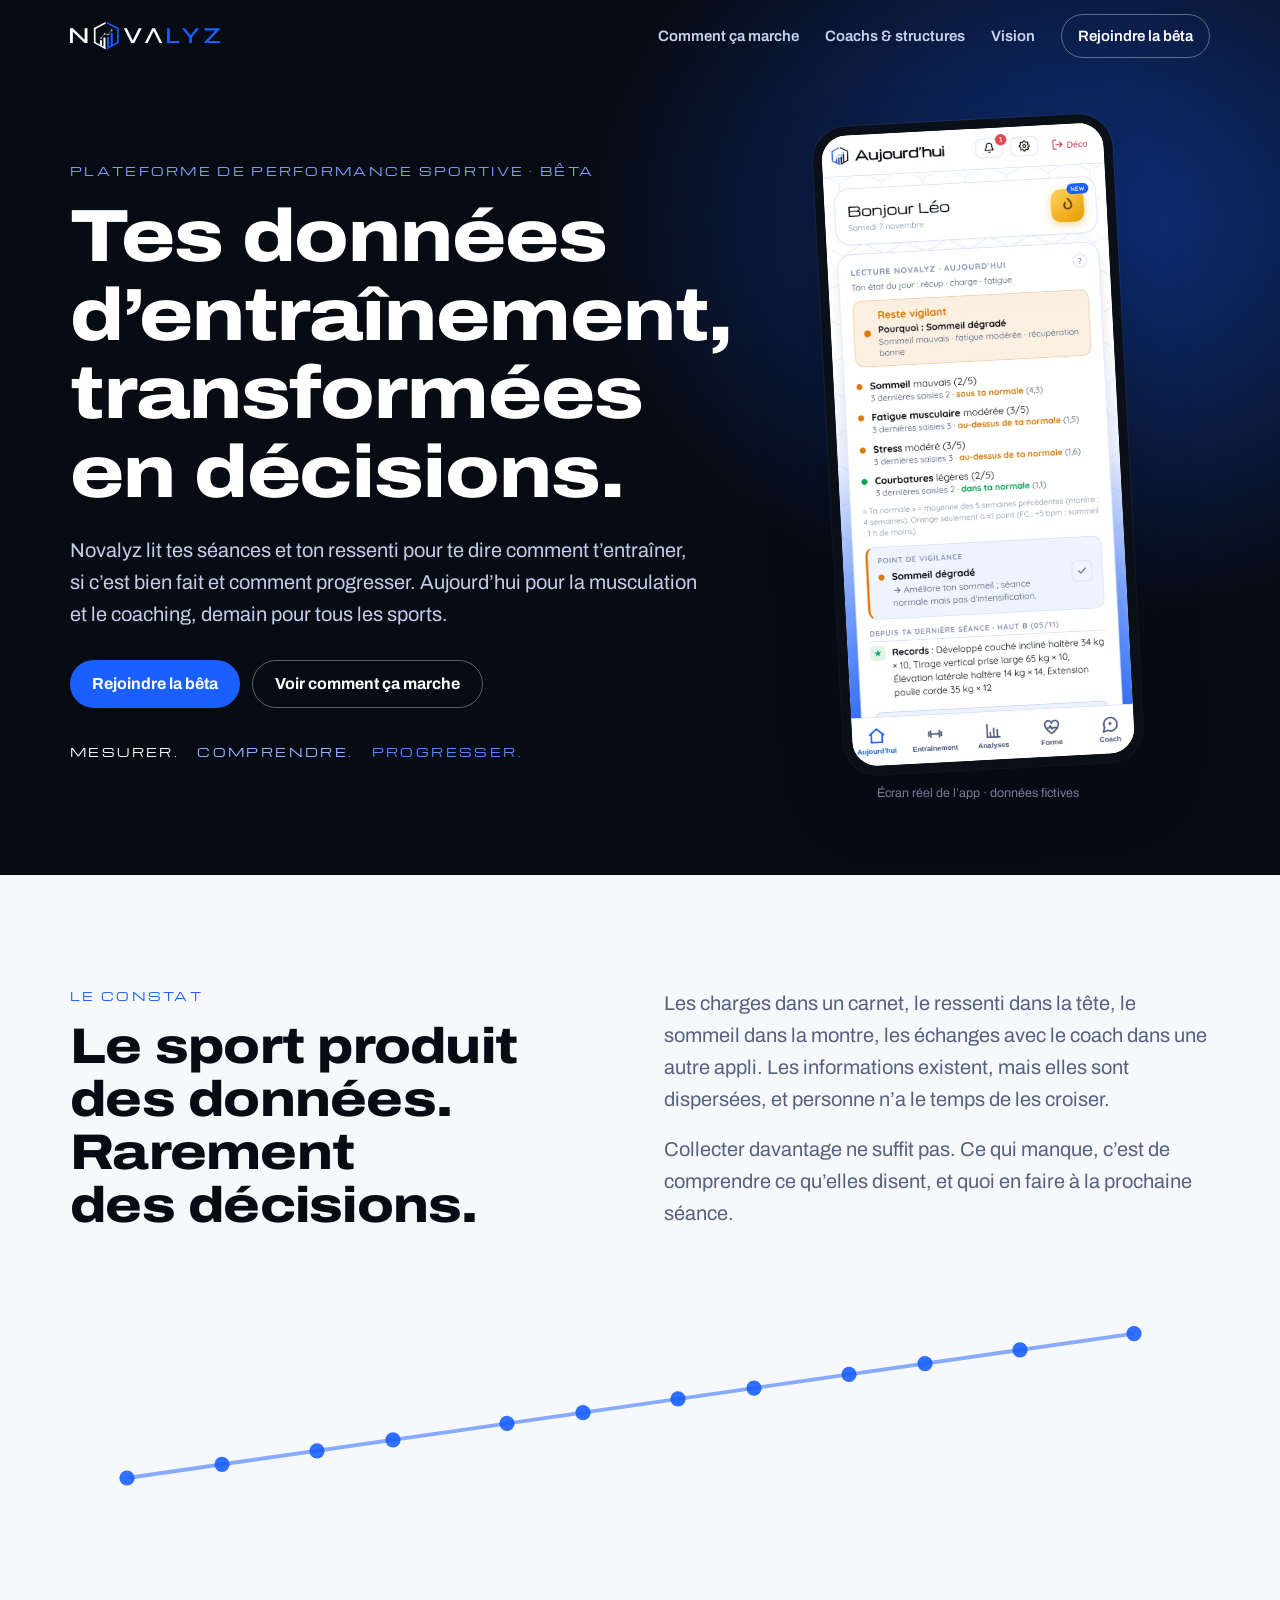
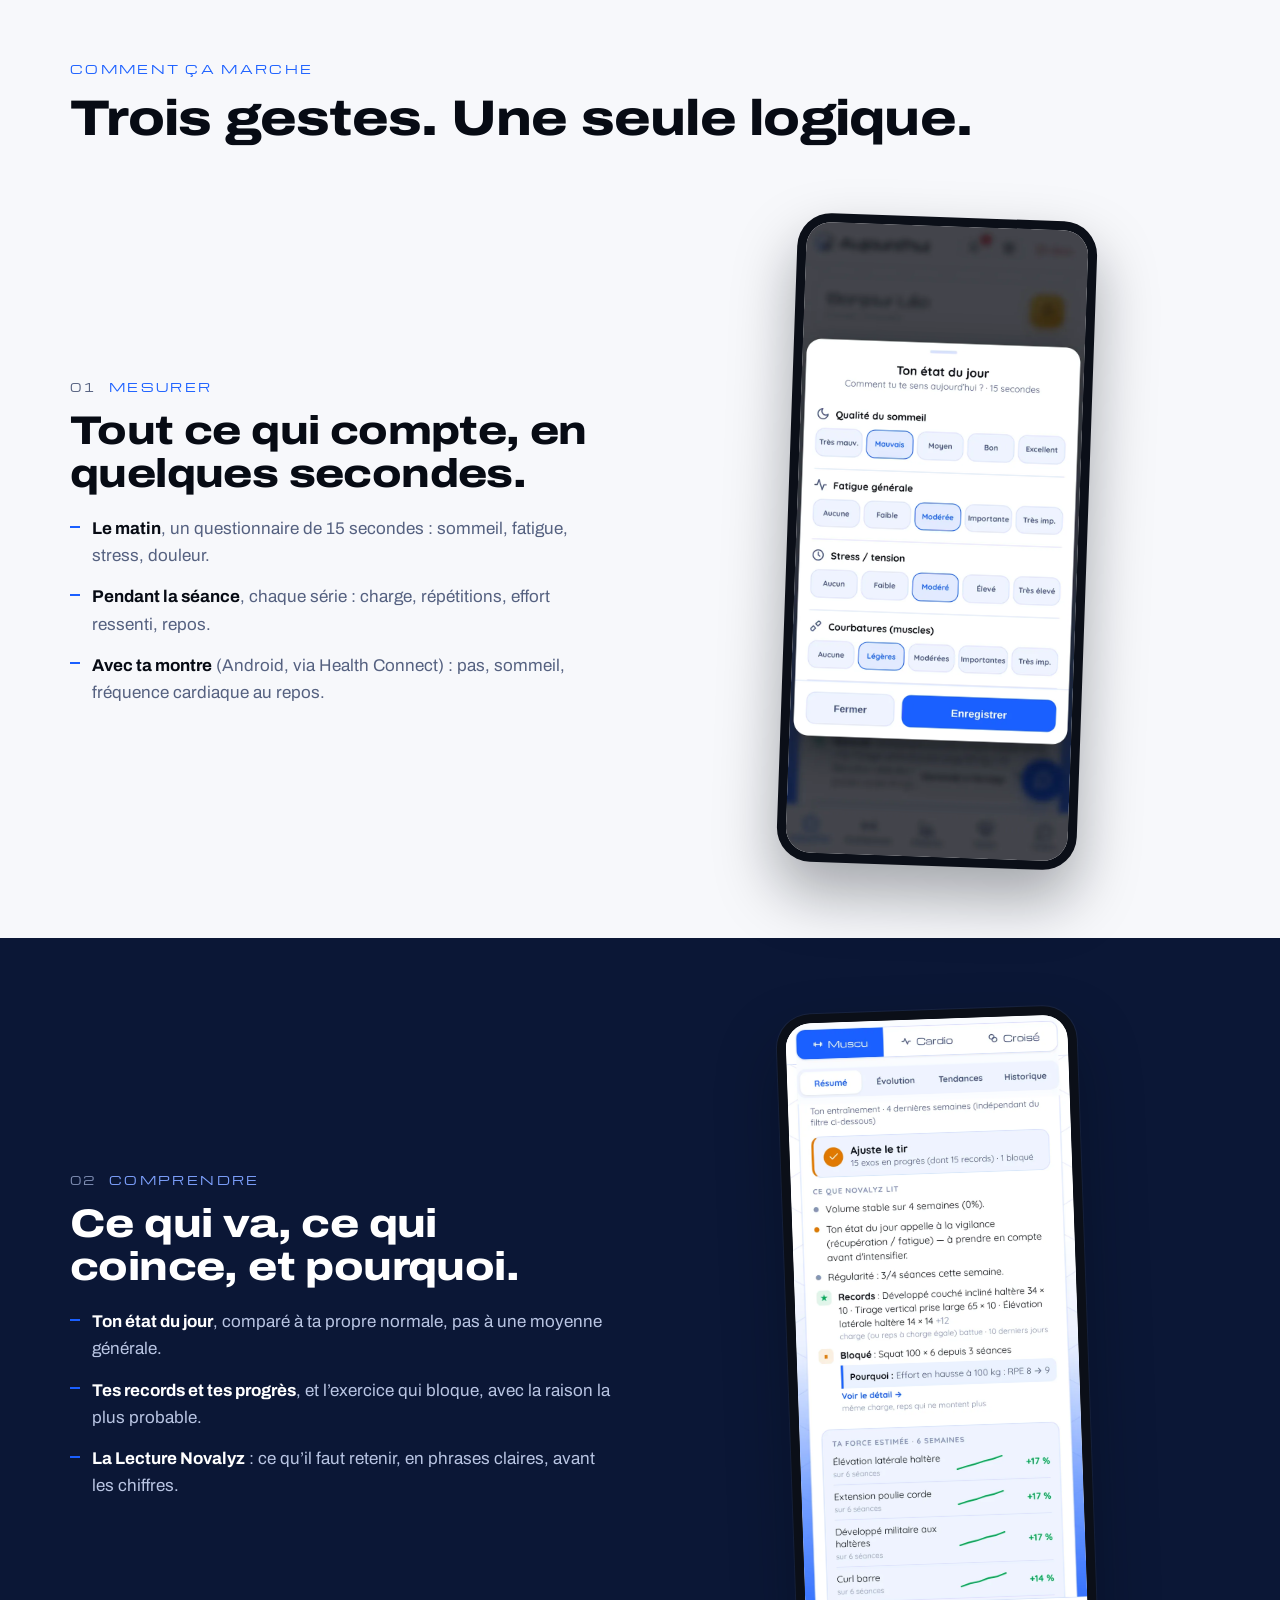
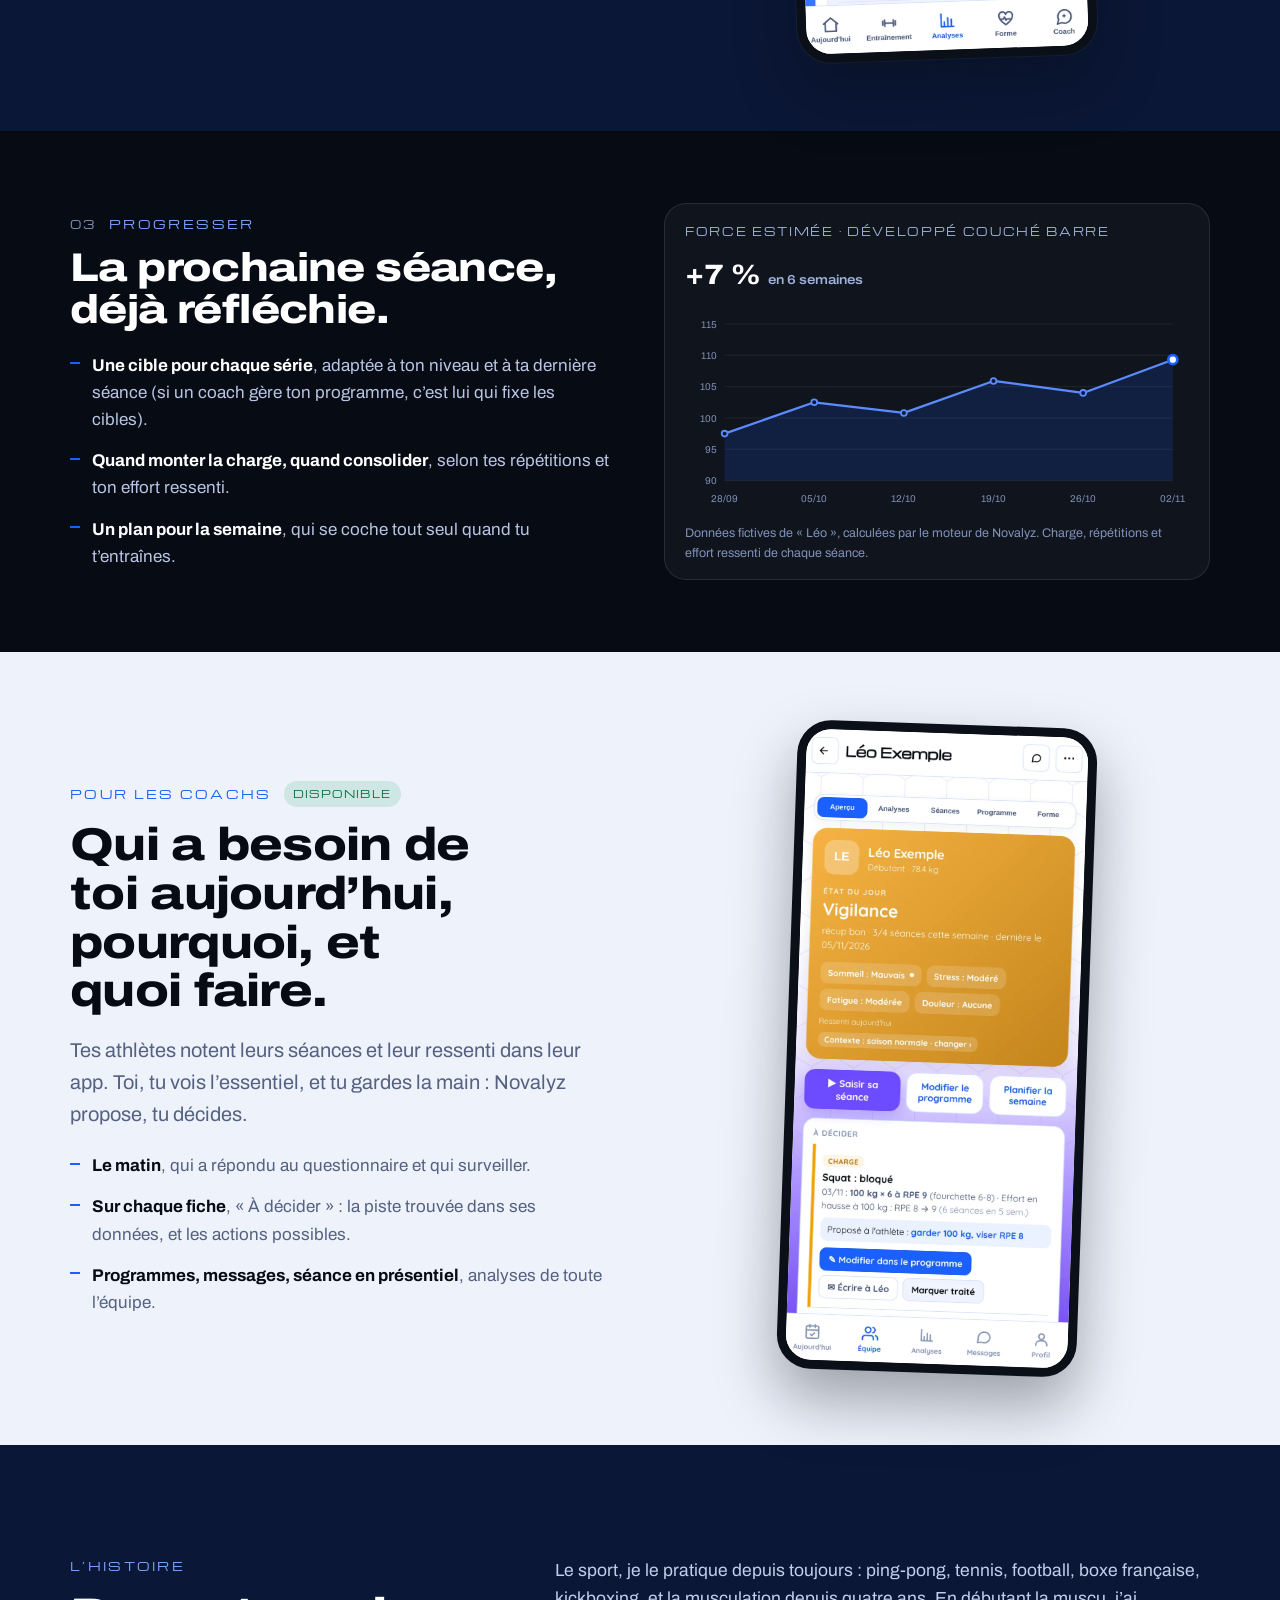
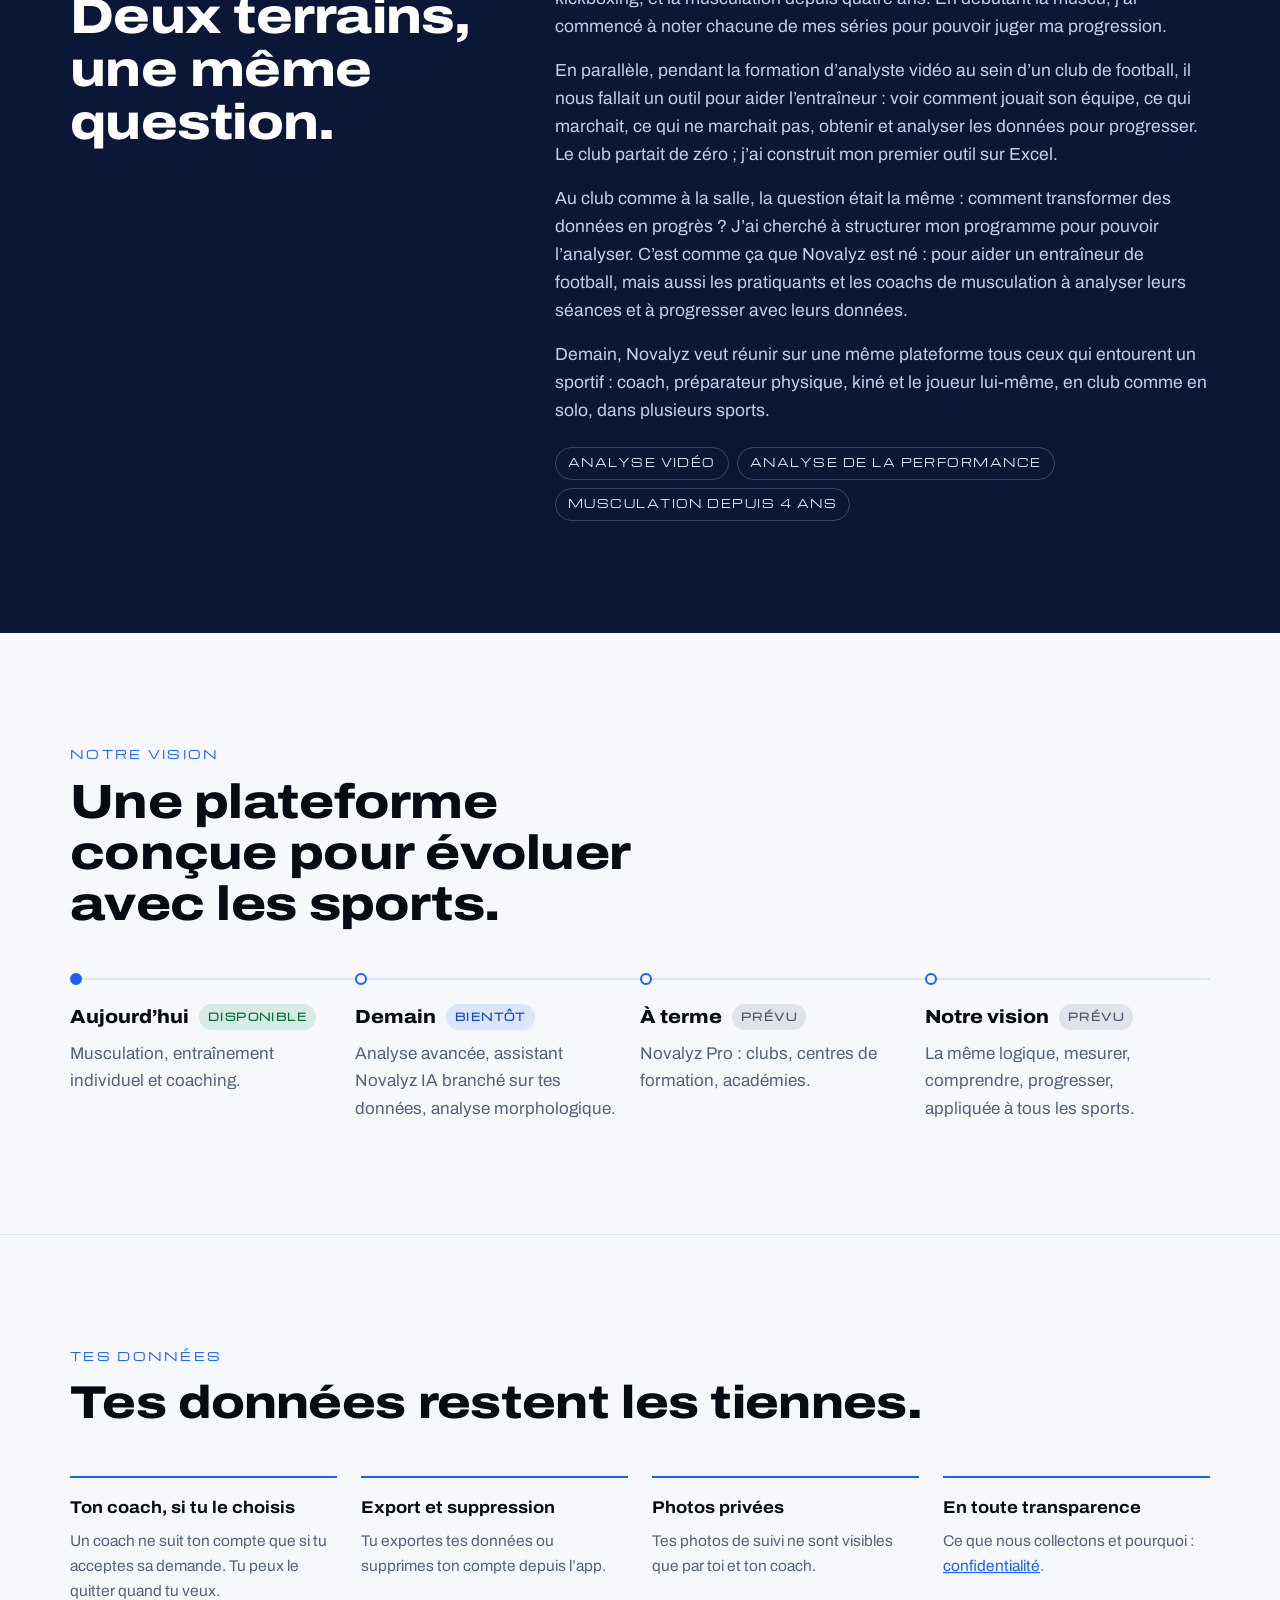
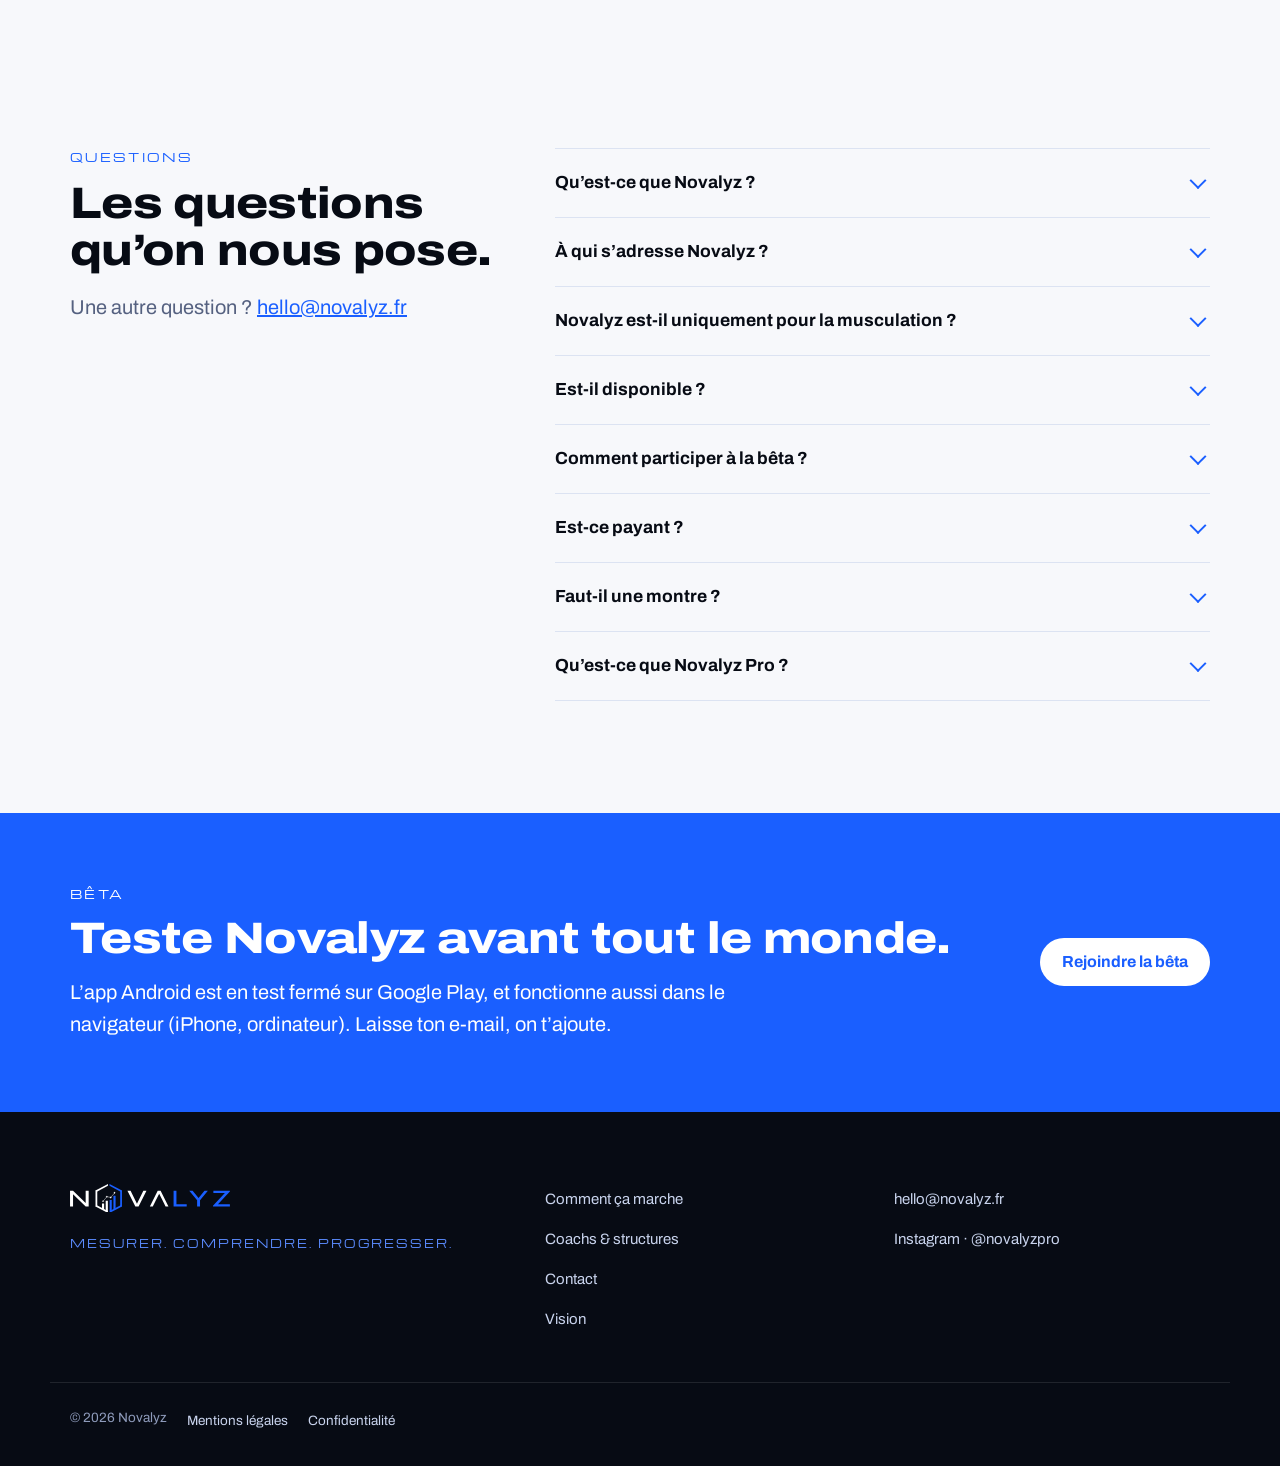
<file: index.html>
<!DOCTYPE html><html lang="fr"><head><meta charset="utf-8"><meta name="viewport" content="width=device-width, initial-scale=1, viewport-fit=cover"><title>Novalyz · Tes données d’entraînement, transformées en décisions</title><meta name="description" content="Novalyz lit tes séances et ton ressenti pour te dire comment t’entraîner, si c’est bien fait et comment progresser. Pour les sportifs et les coachs. Bêta ouverte."><link rel="canonical" href="https://www.novalyz.fr/"><link rel="alternate" hreflang="fr" href="https://www.novalyz.fr/"><link rel="icon" href="/favicon.svg" type="image/svg+xml"><meta name="theme-color" content="#070B14"><meta property="og:type" content="website"><meta property="og:site_name" content="Novalyz"><meta property="og:title" content="Novalyz · Tes données d’entraînement, transformées en décisions"><meta property="og:description" content="Novalyz lit tes séances et ton ressenti pour te dire comment t’entraîner, si c’est bien fait et comment progresser. Pour les sportifs et les coachs. Bêta ouverte."><meta property="og:url" content="https://www.novalyz.fr/"><meta property="og:image" content="https://www.novalyz.fr/og-novalyz.jpg"><meta property="og:locale" content="fr_FR"><meta name="twitter:card" content="summary_large_image"><script type="application/ld+json">{"@context":"https://schema.org","@graph":[{"@type":"Organization","name":"Novalyz","url":"https://www.novalyz.fr","email":"hello@novalyz.fr","logo":"https://www.novalyz.fr/favicon.svg","sameAs":["https://www.instagram.com/novalyzpro/"]},{"@type":"SoftwareApplication","name":"Novalyz","applicationCategory":"HealthApplication","operatingSystem":"Android, Web","url":"https://app.novalyz.fr","description":"Novalyz lit tes séances et ton ressenti pour te dire comment t’entraîner, si c’est bien fait et comment progresser. Pour les sportifs et les coachs. Bêta ouverte."}]}</script><link rel="stylesheet" href="/_astro/Base.DGlN0k6M.css"><style>.btn[data-astro-cid-ekguhzzh]{border-radius:var(--r-pill);align-items:center;gap:8px;min-height:48px;padding:0 22px;font-size:16px;font-weight:700;text-decoration:none;transition:transform .15s,background-color .15s,border-color .15s;display:inline-flex}.btn[data-astro-cid-ekguhzzh]:hover{transform:translateY(-1px)}.primary[data-astro-cid-ekguhzzh]{background:var(--blue);color:#fff}.primary[data-astro-cid-ekguhzzh]:hover{background:#0f4fe6}.ghost[data-astro-cid-ekguhzzh]{color:#fff;border:1px solid #ffffff57}.ghost[data-astro-cid-ekguhzzh]:hover{border-color:#fff}.light[data-astro-cid-ekguhzzh]{border:1px solid var(--line);color:var(--fg);background:var(--card)}.phone[data-astro-cid-ykln7coe]{aspect-ratio:390/844;border-radius:var(--r-phone);width:min(300px,74vw);box-shadow:var(--sh-phone);transform:rotate(var(--tilt));background:#0b0f18;margin:0;padding:9px}.phone[data-astro-cid-ykln7coe] img[data-astro-cid-ykln7coe]{object-fit:cover;object-position:top;border-radius:calc(var(--r-phone) - 9px);background:#fff;width:100%;height:100%}.st[data-astro-cid-eb46qce6]{font-family:var(--f-mark);letter-spacing:.14em;text-transform:uppercase;border-radius:var(--r-pill);white-space:nowrap;padding:5px 9px;font-size:10px;display:inline-block}.dispo[data-astro-cid-eb46qce6]{background:var(--st-dispo-bg);color:var(--st-dispo)}.bientot[data-astro-cid-eb46qce6]{background:var(--st-bientot-bg);color:var(--st-bientot)}.prevu[data-astro-cid-eb46qce6]{background:var(--st-prevu-bg);color:var(--st-prevu)}
</style><link rel="stylesheet" href="/_astro/index.D5mT4tEQ.css"></head><body><a class="skip" href="#contenu">Aller au contenu</a><header class="hd" data-astro-cid-nen7h5rs><div class="wrap row" data-astro-cid-nen7h5rs><a href="/" class="logo" aria-label="Novalyz, accueil" data-astro-cid-nen7h5rs><svg role="img" aria-label="Novalyz" width="735" height="133" viewBox="0 0 735 133" fill="none" xmlns="http://www.w3.org/2000/svg">
<path d="M191.568 73.121L191.793 121.365L181.888 125.346V73.121H191.568Z" fill="#1A5FFF"/>
<path d="M209.351 54.2118V109.691V112.578L199.447 117.693V54.2118H209.351Z" fill="#1A5FFF"/>
<rect x="230.547" y="29.9333" width="8.06903" height="73.311" fill="#1A5FFF"/>
<path d="M181.438 8.58692L181.438 0.177714L238.616 29.9334L234.628 36.3167L181.438 8.58692Z" fill="#1A5FFF"/>
<path d="M181.888 124.591L181.871 133L238.662 103.125L234.628 96.7758L181.888 124.591Z" fill="#1A5FFF"/>
<path d="M173.784 76.5074V128.837V131.706L163.879 125.315V76.5074H173.784Z" fill="currentColor"/>
<path d="M156.676 89.8759V117.749V119.2L146.771 115.873V89.8759H156.676Z" fill="currentColor"/>
<path d="M125.172 29.9333H117.057L117.103 103.244H125.172V29.9333Z" fill="currentColor"/>
<path d="M174.234 8.58692L174.234 0.177718L117.057 29.9334L121.091 36.3167L174.234 8.58692Z" fill="currentColor"/>
<path d="M173.784 124.591L173.784 133L117.057 103.125L121.091 96.7757L173.784 124.591Z" fill="currentColor"/>
<path d="M154.825 78.9738C154.825 80.6868 153.437 82.0755 151.723 82.0755C150.01 82.0755 148.622 80.6868 148.622 78.9738C148.622 77.2607 150.01 75.872 151.723 75.872C153.437 75.872 154.825 77.2607 154.825 78.9738Z" fill="currentColor" stroke="currentColor"/>
<path d="M171.934 58.2637C171.934 59.9768 170.545 61.3655 168.832 61.3655C167.119 61.3655 165.73 59.9768 165.73 58.2637C165.73 56.5507 167.119 55.162 168.832 55.162C170.545 55.162 171.934 56.5507 171.934 58.2637Z" fill="currentColor" stroke="currentColor"/>
<path d="M189.942 61.8655C189.942 63.5785 188.554 64.9672 186.841 64.9672C185.127 64.9672 183.739 63.5785 183.739 61.8655C183.739 60.1524 185.127 58.7637 186.841 58.7637C188.554 58.7637 189.942 60.1524 189.942 61.8655Z" fill="currentColor" stroke="currentColor"/>
<path d="M207.501 40.255C207.501 41.9681 206.112 43.3568 204.399 43.3568C202.686 43.3568 201.297 41.9681 201.297 40.255C201.297 38.542 202.686 37.1533 204.399 37.1533C206.112 37.1533 207.501 38.542 207.501 40.255Z" fill="currentColor" stroke="currentColor"/>
<path d="M205.155 40.9099L187.596 61.1698" stroke-width="2" stroke="currentColor"/>
<path d="M185.749 61.4964L169.541 58.3449" stroke-width="2" stroke="currentColor"/>
<path d="M169.136 58.9199L151.127 79.63" stroke-width="2" stroke="currentColor"/>
<path d="M658.819 31H734.703V34.113L679.913 92.7071H734.703V103H656.865V99.9372L711.655 41.2929H658.819V31Z" fill="#1A5FFF"/>
<path d="M563.436 31L590.67 64.6402L617.97 31H633.514L597.397 74.431V103H584.008V74.431L547.892 31H563.436Z" fill="#1A5FFF"/>
<path d="M489.02 31V92.7071H536.216V103H475.892V31H489.02Z" fill="#1A5FFF"/>
<path d="M452.302 103H438.95L430.679 86.4307H430.571L425.431 76.1377H425.534L409.643 44.4062L396.261 70.9082L396.09 70.9014L388.343 86.8271L380.271 103H366.919L402.935 31H416.286L452.302 103Z" fill="currentColor"/>
<path d="M300.139 103L263.784 31H278.247L307.568 90.2469L336.954 31H351.351L314.996 103H300.139Z" fill="currentColor"/>
<path d="M13.7991 103H0V31H13.7991L71.8225 86.8326V31H85.6216V103H71.8225L13.7991 47.1674V103Z" fill="currentColor"/>
</svg>
</a><nav aria-label="Navigation principale" data-astro-cid-nen7h5rs><a href="/#comment" data-astro-cid-nen7h5rs>Comment ça marche</a><a href="/coachs-et-structures/" data-astro-cid-nen7h5rs>Coachs &amp; structures</a><a href="/#vision" data-astro-cid-nen7h5rs>Vision</a><a class="cta" href="/beta/" data-astro-cid-nen7h5rs>Rejoindre la bêta</a></nav></div></header><main id="contenu"><section class="hero on-dark" aria-labelledby="h-hero" data-astro-cid-lcdefpme><div class="wrap hero-grid" data-astro-cid-lcdefpme><div class="hero-txt" data-astro-cid-lcdefpme><p class="eyebrow" data-astro-cid-lcdefpme>Plateforme de performance sportive · bêta</p><h1 id="h-hero" class="display" data-astro-cid-lcdefpme>Tes données d’entraînement, transformées en décisions.</h1><p class="lead" data-astro-cid-lcdefpme>Novalyz lit tes séances et ton ressenti pour te dire comment t’entraîner, si c’est bien fait et comment progresser. Aujourd’hui pour la musculation et le coaching, demain pour tous les sports.</p><div class="btns" data-astro-cid-lcdefpme><a class="btn primary" href="/beta/" data-astro-cid-ekguhzzh>Rejoindre la bêta</a><a class="btn ghost" href="#comment" data-astro-cid-ekguhzzh>Voir comment ça marche</a></div><p class="sig" aria-label="Mesurer. Comprendre. Progresser." data-astro-cid-lcdefpme><span class="s0" data-astro-cid-lcdefpme>Mesurer.</span><span class="s1" data-astro-cid-lcdefpme>Comprendre.</span><span class="s2" data-astro-cid-lcdefpme>Progresser.</span></p></div><div class="hero-vis" data-astro-cid-lcdefpme><figure class="phone" style="--tilt:-3deg" data-astro-cid-ykln7coe><img src="/captures/aujourdhui.webp" alt="Écran Aujourd’hui de Novalyz : état du jour « Reste vigilant » à cause d’un sommeil dégradé, comparé à la normale du sportif." width="390" height="844" loading="eager" decoding="async" fetchpriority="high" class="astro-ykln7coe" data-astro-cid-ykln7coe></figure><p class="cap" data-astro-cid-lcdefpme>Écran réel de l’app · données fictives</p></div></div></section><section class="constat" aria-labelledby="h-constat" data-astro-cid-lcdefpme><div class="wrap constat-grid" data-astro-cid-lcdefpme><div data-astro-cid-lcdefpme><p class="eyebrow" data-astro-cid-lcdefpme>Le constat</p><h2 id="h-constat" class="display" data-astro-cid-lcdefpme>Le sport produit des données. Rarement des décisions.</h2></div><div class="constat-txt" data-astro-cid-lcdefpme><p class="lead" data-astro-cid-lcdefpme>Les charges dans un carnet, le ressenti dans la tête, le sommeil dans la montre, les échanges avec le coach dans une autre appli. Les informations existent, mais elles sont dispersées, et personne n’a le temps de les croiser.</p><p class="lead" data-astro-cid-lcdefpme>Collecter davantage ne suffit pas. Ce qui manque, c’est de comprendre ce qu’elles disent, et quoi en faire à la prochaine séance.</p></div><svg class="points" viewBox="0 0 600 120" aria-hidden="true" data-anim="points" data-astro-cid-lcdefpme><path class="trend" d="M30,100 L560,24" pathLength="1" data-astro-cid-lcdefpme></path><circle cx="30" cy="80" r="4" style="--dy:20.0px;--d:0ms" data-astro-cid-lcdefpme></circle><circle cx="80" cy="30" r="4" style="--dy:62.8px;--d:40ms" data-astro-cid-lcdefpme></circle><circle cx="130" cy="95" r="4" style="--dy:-9.3px;--d:80ms" data-astro-cid-lcdefpme></circle><circle cx="170" cy="50" r="4" style="--dy:29.9px;--d:120ms" data-astro-cid-lcdefpme></circle><circle cx="230" cy="88" r="4" style="--dy:-16.7px;--d:160ms" data-astro-cid-lcdefpme></circle><circle cx="270" cy="22" r="4" style="--dy:43.6px;--d:200ms" data-astro-cid-lcdefpme></circle><circle cx="320" cy="70" r="4" style="--dy:-11.6px;--d:240ms" data-astro-cid-lcdefpme></circle><circle cx="360" cy="40" r="4" style="--dy:12.7px;--d:280ms" data-astro-cid-lcdefpme></circle><circle cx="410" cy="96" r="4" style="--dy:-50.5px;--d:320ms" data-astro-cid-lcdefpme></circle><circle cx="450" cy="60" r="4" style="--dy:-20.2px;--d:360ms" data-astro-cid-lcdefpme></circle><circle cx="500" cy="28" r="4" style="--dy:4.6px;--d:400ms" data-astro-cid-lcdefpme></circle><circle cx="560" cy="74" r="4" style="--dy:-50.0px;--d:440ms" data-astro-cid-lcdefpme></circle></svg></div></section><section id="comment" class="chapitres" aria-labelledby="h-comment" data-astro-cid-lcdefpme><div class="wrap" data-astro-cid-lcdefpme><p class="eyebrow" data-astro-cid-lcdefpme>Comment ça marche</p><h2 id="h-comment" class="display" data-astro-cid-lcdefpme>Trois gestes. Une seule logique.</h2></div><article class="chap wrap" aria-labelledby="h-mesurer" data-anim="chap" data-astro-cid-lcdefpme><div class="chap-txt" data-astro-cid-lcdefpme><p class="chap-n" data-astro-cid-lcdefpme><span data-astro-cid-lcdefpme>01</span> Mesurer</p><h3 id="h-mesurer" class="display" data-astro-cid-lcdefpme>Tout ce qui compte, en quelques secondes.</h3><ul data-astro-cid-lcdefpme><li data-astro-cid-lcdefpme><b data-astro-cid-lcdefpme>Le matin</b>, un questionnaire de 15 secondes : sommeil, fatigue, stress, douleur.</li><li data-astro-cid-lcdefpme><b data-astro-cid-lcdefpme>Pendant la séance</b>, chaque série : charge, répétitions, effort ressenti, repos.</li><li data-astro-cid-lcdefpme><b data-astro-cid-lcdefpme>Avec ta montre</b> (Android, via Health Connect) : pas, sommeil, fréquence cardiaque au repos.</li></ul></div><div class="chap-vis" data-astro-cid-lcdefpme><figure class="phone" style="--tilt:2deg" data-astro-cid-ykln7coe><img src="/captures/questionnaire.webp" alt="Questionnaire du matin de Novalyz : qualité du sommeil, fatigue générale, stress, courbatures." width="390" height="844" loading="lazy" decoding="async" class="astro-ykln7coe" data-astro-cid-ykln7coe></figure></div></article><article class="chap chap-dark on-dark" aria-labelledby="h-comprendre" data-anim="chap" data-astro-cid-lcdefpme><div class="wrap chap-in" data-astro-cid-lcdefpme><div class="chap-txt" data-astro-cid-lcdefpme><p class="chap-n" data-astro-cid-lcdefpme><span data-astro-cid-lcdefpme>02</span> Comprendre</p><h3 id="h-comprendre" class="display" data-astro-cid-lcdefpme>Ce qui va, ce qui coince, et pourquoi.</h3><ul data-astro-cid-lcdefpme><li data-astro-cid-lcdefpme><b data-astro-cid-lcdefpme>Ton état du jour</b>, comparé à ta propre normale, pas à une moyenne générale.</li><li data-astro-cid-lcdefpme><b data-astro-cid-lcdefpme>Tes records et tes progrès</b>, et l’exercice qui bloque, avec la raison la plus probable.</li><li data-astro-cid-lcdefpme><b data-astro-cid-lcdefpme>La Lecture Novalyz</b> : ce qu’il faut retenir, en phrases claires, avant les chiffres.</li></ul></div><div class="chap-vis" data-astro-cid-lcdefpme><figure class="phone" style="--tilt:-2deg" data-astro-cid-ykln7coe><img src="/captures/analyses.webp" alt="Analyses Novalyz : verdict, records, et le squat bloqué depuis 3 séances avec la raison : effort en hausse à charge égale." width="390" height="844" loading="lazy" decoding="async" class="astro-ykln7coe" data-astro-cid-ykln7coe></figure></div></div></article><article class="chap chap-dark chap-prog on-dark" aria-labelledby="h-progresser" data-anim="chap" data-astro-cid-lcdefpme><div class="wrap chap-in" data-astro-cid-lcdefpme><div class="chap-txt" data-astro-cid-lcdefpme><p class="chap-n" data-astro-cid-lcdefpme><span data-astro-cid-lcdefpme>03</span> Progresser</p><h3 id="h-progresser" class="display" data-astro-cid-lcdefpme>La prochaine séance, déjà réfléchie.</h3><ul data-astro-cid-lcdefpme><li data-astro-cid-lcdefpme><b data-astro-cid-lcdefpme>Une cible pour chaque série</b>, adaptée à ton niveau et à ta dernière séance (si un coach gère ton programme, c’est lui qui fixe les cibles).</li><li data-astro-cid-lcdefpme><b data-astro-cid-lcdefpme>Quand monter la charge, quand consolider</b>, selon tes répétitions et ton effort ressenti.</li><li data-astro-cid-lcdefpme><b data-astro-cid-lcdefpme>Un plan pour la semaine</b>, qui se coche tout seul quand tu t’entraînes.</li></ul></div><div class="chap-vis chart-vis" data-astro-cid-lcdefpme><figure class="chart" data-anim="chart" data-astro-cid-nym2sscs><figcaption data-astro-cid-nym2sscs><span class="t" data-astro-cid-nym2sscs>Force estimée · Développé couché barre</span><span class="p num" data-astro-cid-nym2sscs>+7 % <small data-astro-cid-nym2sscs>en 6 semaines</small></span></figcaption><svg viewBox="0 0 560 230" role="img" aria-label="Force estimée au Développé couché barre : de 97.5 à 109.3 kg en 6 semaines, soit +7 %." data-astro-cid-nym2sscs><g data-astro-cid-nym2sscs><line x1="44" x2="542" y1="194" y2="194" class="grid" data-astro-cid-nym2sscs></line><text x="36" y="198" class="ax" text-anchor="end" data-astro-cid-nym2sscs>90</text></g><g data-astro-cid-nym2sscs><line x1="44" x2="542" y1="159.2" y2="159.2" class="grid" data-astro-cid-nym2sscs></line><text x="36" y="163.2" class="ax" text-anchor="end" data-astro-cid-nym2sscs>95</text></g><g data-astro-cid-nym2sscs><line x1="44" x2="542" y1="124.4" y2="124.4" class="grid" data-astro-cid-nym2sscs></line><text x="36" y="128.4" class="ax" text-anchor="end" data-astro-cid-nym2sscs>100</text></g><g data-astro-cid-nym2sscs><line x1="44" x2="542" y1="89.6" y2="89.6" class="grid" data-astro-cid-nym2sscs></line><text x="36" y="93.6" class="ax" text-anchor="end" data-astro-cid-nym2sscs>105</text></g><g data-astro-cid-nym2sscs><line x1="44" x2="542" y1="54.8" y2="54.8" class="grid" data-astro-cid-nym2sscs></line><text x="36" y="58.8" class="ax" text-anchor="end" data-astro-cid-nym2sscs>110</text></g><g data-astro-cid-nym2sscs><line x1="44" x2="542" y1="20" y2="20" class="grid" data-astro-cid-nym2sscs></line><text x="36" y="24" class="ax" text-anchor="end" data-astro-cid-nym2sscs>115</text></g><path d="M44.0,141.8 L143.6,107.0 L243.2,118.8 L342.8,83.3 L442.4,96.6 L542.0,59.7 L542.0,194 L44.0,194 Z" class="area" data-astro-cid-nym2sscs></path><path d="M44.0,141.8 L143.6,107.0 L243.2,118.8 L342.8,83.3 L442.4,96.6 L542.0,59.7" class="line" pathLength="1" data-astro-cid-nym2sscs></path><g data-astro-cid-nym2sscs><circle cx="44" cy="141.8" r="3.2" class="dot" data-astro-cid-nym2sscs></circle><text x="44" y="218" class="ax" text-anchor="middle" data-astro-cid-nym2sscs>28/09</text></g><g data-astro-cid-nym2sscs><circle cx="143.6" cy="107" r="3.2" class="dot" data-astro-cid-nym2sscs></circle><text x="143.6" y="218" class="ax" text-anchor="middle" data-astro-cid-nym2sscs>05/10</text></g><g data-astro-cid-nym2sscs><circle cx="243.2" cy="118.83200000000002" r="3.2" class="dot" data-astro-cid-nym2sscs></circle><text x="243.2" y="218" class="ax" text-anchor="middle" data-astro-cid-nym2sscs>12/10</text></g><g data-astro-cid-nym2sscs><circle cx="342.8" cy="83.33599999999996" r="3.2" class="dot" data-astro-cid-nym2sscs></circle><text x="342.8" y="218" class="ax" text-anchor="middle" data-astro-cid-nym2sscs>19/10</text></g><g data-astro-cid-nym2sscs><circle cx="442.4" cy="96.56" r="3.2" class="dot" data-astro-cid-nym2sscs></circle><text x="442.4" y="218" class="ax" text-anchor="middle" data-astro-cid-nym2sscs>26/10</text></g><g data-astro-cid-nym2sscs><circle cx="542" cy="59.67200000000002" r="5" class="end" data-astro-cid-nym2sscs></circle><text x="542" y="218" class="ax" text-anchor="middle" data-astro-cid-nym2sscs>02/11</text></g></svg><p class="src" data-astro-cid-nym2sscs>Données fictives de « Léo », calculées par le moteur de Novalyz. Charge, répétitions et effort ressenti de chaque séance.</p></figure></div></div></article></section><section id="coach" class="coach" aria-labelledby="h-coach" data-astro-cid-lcdefpme><div class="wrap chap" data-astro-cid-lcdefpme><div class="chap-txt" data-astro-cid-lcdefpme><p class="eyebrow" data-astro-cid-lcdefpme>Pour les coachs <span class="st dispo" data-astro-cid-eb46qce6>Disponible</span></p><h2 id="h-coach" class="display" data-astro-cid-lcdefpme>Qui a besoin de toi aujourd’hui, pourquoi, et quoi faire.</h2><p class="lead" data-astro-cid-lcdefpme>Tes athlètes notent leurs séances et leur ressenti dans leur app. Toi, tu vois l’essentiel, et tu gardes la main : Novalyz propose, tu décides.</p><ul data-astro-cid-lcdefpme><li data-astro-cid-lcdefpme><b data-astro-cid-lcdefpme>Le matin</b>, qui a répondu au questionnaire et qui surveiller.</li><li data-astro-cid-lcdefpme><b data-astro-cid-lcdefpme>Sur chaque fiche</b>, « À décider » : la piste trouvée dans ses données, et les actions possibles.</li><li data-astro-cid-lcdefpme><b data-astro-cid-lcdefpme>Programmes, messages, séance en présentiel</b>, analyses de toute l’équipe.</li></ul></div><div class="chap-vis" data-astro-cid-lcdefpme><figure class="phone" style="--tilt:2deg" data-astro-cid-ykln7coe><img src="/captures/coach.webp" alt="Fiche athlète côté coach : état du jour « Vigilance », et le bloc « À décider » sur le squat bloqué avec une proposition." width="390" height="844" loading="lazy" decoding="async" class="astro-ykln7coe" data-astro-cid-ykln7coe></figure></div></div></section><section id="histoire" class="histoire on-dark" aria-labelledby="h-histoire" data-astro-cid-lcdefpme><div class="wrap hist-grid" data-astro-cid-lcdefpme><div data-astro-cid-lcdefpme><p class="eyebrow" data-astro-cid-lcdefpme>L’histoire</p><h2 id="h-histoire" class="display" data-astro-cid-lcdefpme>Deux terrains, une même question.</h2></div><div class="hist-txt" data-astro-cid-lcdefpme><p data-astro-cid-lcdefpme>Le sport, je le pratique depuis toujours&nbsp;: ping-pong, tennis, football, boxe française, kickboxing, et la musculation depuis quatre ans. En débutant la muscu, j’ai commencé à noter chacune de mes séries pour pouvoir juger ma progression.</p><p data-astro-cid-lcdefpme>En parallèle, pendant la formation d’analyste vidéo au sein d’un club de football, il nous fallait un outil pour aider l’entraîneur&nbsp;: voir comment jouait son équipe, ce qui marchait, ce qui ne marchait pas, obtenir et analyser les données pour progresser. Le club partait de zéro&nbsp;; j’ai construit mon premier outil sur Excel.</p><p data-astro-cid-lcdefpme>Au club comme à la salle, la question était la même&nbsp;: comment transformer des données en progrès&nbsp;? J’ai cherché à structurer mon programme pour pouvoir l’analyser. C’est comme ça que Novalyz est né&nbsp;: pour aider un entraîneur de football, mais aussi les pratiquants et les coachs de musculation à analyser leurs séances et à progresser avec leurs données.</p><p data-astro-cid-lcdefpme>Demain, Novalyz veut réunir sur une même plateforme tous ceux qui entourent un sportif&nbsp;: coach, préparateur physique, kiné et le joueur lui-même, en club comme en solo, dans plusieurs sports.</p><ul class="hist-faits" aria-label="Le parcours" data-astro-cid-lcdefpme><li data-astro-cid-lcdefpme>Analyse vidéo</li><li data-astro-cid-lcdefpme>Analyse de la performance</li><li data-astro-cid-lcdefpme>Musculation depuis 4 ans</li></ul></div></div></section><section id="vision" class="vision" aria-labelledby="h-vision" data-astro-cid-lcdefpme><div class="wrap" data-astro-cid-lcdefpme><p class="eyebrow" data-astro-cid-lcdefpme>Notre vision</p><h2 id="h-vision" class="display" data-astro-cid-lcdefpme>Une plateforme conçue pour évoluer avec les sports.</h2><ol class="etapes" data-astro-cid-lcdefpme><li data-astro-cid-lcdefpme><p class="et-h" data-astro-cid-lcdefpme>Aujourd’hui <span class="st dispo" data-astro-cid-eb46qce6>Disponible</span></p><p data-astro-cid-lcdefpme>Musculation, entraînement individuel et coaching.</p></li><li data-astro-cid-lcdefpme><p class="et-h" data-astro-cid-lcdefpme>Demain <span class="st bientot" data-astro-cid-eb46qce6>Bientôt</span></p><p data-astro-cid-lcdefpme>Analyse avancée, assistant Novalyz IA branché sur tes données, analyse morphologique.</p></li><li data-astro-cid-lcdefpme><p class="et-h" data-astro-cid-lcdefpme>À terme <span class="st prevu" data-astro-cid-eb46qce6>Prévu</span></p><p data-astro-cid-lcdefpme>Novalyz Pro : clubs, centres de formation, académies.</p></li><li data-astro-cid-lcdefpme><p class="et-h" data-astro-cid-lcdefpme>Notre vision <span class="st prevu" data-astro-cid-eb46qce6>Prévu</span></p><p data-astro-cid-lcdefpme>La même logique, mesurer, comprendre, progresser, appliquée à tous les sports.</p></li></ol></div></section><section class="confiance" aria-labelledby="h-confiance" data-astro-cid-lcdefpme><div class="wrap" data-astro-cid-lcdefpme><p class="eyebrow" data-astro-cid-lcdefpme>Tes données</p><h2 id="h-confiance" class="display" data-astro-cid-lcdefpme>Tes données restent les tiennes.</h2><ul class="conf-grid" data-astro-cid-lcdefpme><li data-astro-cid-lcdefpme><b data-astro-cid-lcdefpme>Ton coach, si tu le choisis</b><span data-astro-cid-lcdefpme>Un coach ne suit ton compte que si tu acceptes sa demande. Tu peux le quitter quand tu veux.</span></li><li data-astro-cid-lcdefpme><b data-astro-cid-lcdefpme>Export et suppression</b><span data-astro-cid-lcdefpme>Tu exportes tes données ou supprimes ton compte depuis l’app.</span></li><li data-astro-cid-lcdefpme><b data-astro-cid-lcdefpme>Photos privées</b><span data-astro-cid-lcdefpme>Tes photos de suivi ne sont visibles que par toi et ton coach.</span></li><li data-astro-cid-lcdefpme><b data-astro-cid-lcdefpme>En toute transparence</b><span data-astro-cid-lcdefpme>Ce que nous collectons et pourquoi : <a href="/confidentialite/" data-astro-cid-lcdefpme>confidentialité</a>.</span></li></ul></div></section><section id="faq" class="faq" aria-labelledby="h-faq" data-astro-cid-lcdefpme><div class="wrap faq-grid" data-astro-cid-lcdefpme><div data-astro-cid-lcdefpme><p class="eyebrow" data-astro-cid-lcdefpme>Questions</p><h2 id="h-faq" class="display" data-astro-cid-lcdefpme>Les questions qu’on nous pose.</h2><p class="lead" data-astro-cid-lcdefpme>Une autre question ? <a href="mailto:hello@novalyz.fr" data-astro-cid-lcdefpme>hello@novalyz.fr</a></p></div><div class="faq-list" data-astro-cid-lcdefpme><details data-astro-cid-lcdefpme><summary data-astro-cid-lcdefpme>Qu’est-ce que Novalyz ?</summary><p data-astro-cid-lcdefpme>Une plateforme qui transforme tes séances et ton ressenti en décisions : comment t’entraîner, si c’est bien fait, comment progresser. Tu notes tes séries et ton état du matin, Novalyz analyse et te le dit en clair.</p></details><details data-astro-cid-lcdefpme><summary data-astro-cid-lcdefpme>À qui s’adresse Novalyz ?</summary><p data-astro-cid-lcdefpme>Aujourd’hui, aux sportifs qui font de la musculation, avec ou sans coach, et aux coachs et préparateurs physiques qui suivent des athlètes. Les clubs et structures sont la prochaine étape (Novalyz Pro).</p></details><details data-astro-cid-lcdefpme><summary data-astro-cid-lcdefpme>Novalyz est-il uniquement pour la musculation ?</summary><p data-astro-cid-lcdefpme>Aujourd’hui, l’analyse complète est faite pour la musculation ; l’app enregistre aussi le cardio et les séances Hyrox. Novalyz est conçu pour s’adapter à d’autres sports, qui arriveront progressivement. Ils ne sont pas encore disponibles.</p></details><details data-astro-cid-lcdefpme><summary data-astro-cid-lcdefpme>Est-il disponible ?</summary><p data-astro-cid-lcdefpme>Novalyz est en bêta. L’app Android est en test fermé sur Google Play ; sur iPhone et ordinateur, elle fonctionne dans le navigateur.</p></details><details data-astro-cid-lcdefpme><summary data-astro-cid-lcdefpme>Comment participer à la bêta ?</summary><p data-astro-cid-lcdefpme>Clique sur « Rejoindre la bêta » et remplis le formulaire (30 secondes) : on t’ajoute au test (Android) ou on t’envoie le lien de l’app web (iPhone, ordinateur).</p></details><details data-astro-cid-lcdefpme><summary data-astro-cid-lcdefpme>Est-ce payant ?</summary><p data-astro-cid-lcdefpme>Pendant la bêta, Novalyz est gratuit. Une offre Premium est prévue pour certaines fonctions avancées ; elle sera annoncée avant d’être mise en place.</p></details><details data-astro-cid-lcdefpme><summary data-astro-cid-lcdefpme>Faut-il une montre ?</summary><p data-astro-cid-lcdefpme>Non. Elle est facultative : sur Android, si tu la relies via Health Connect, Novalyz récupère tes pas, ton sommeil et ta fréquence cardiaque au repos, sans rien saisir.</p></details><details data-astro-cid-lcdefpme><summary data-astro-cid-lcdefpme>Qu’est-ce que Novalyz Pro ?</summary><p data-astro-cid-lcdefpme>La prochaine étape : un espace pour les clubs, centres de formation et académies. Il n’est pas encore disponible. Si tu représentes une structure, écris-nous pour le construire avec nous.</p></details></div></div></section><section class="beta" aria-labelledby="h-beta" data-astro-cid-lcdefpme><div class="wrap beta-in" data-astro-cid-lcdefpme><div data-astro-cid-lcdefpme><p class="eyebrow" data-astro-cid-lcdefpme>Bêta</p><h2 id="h-beta" class="display" data-astro-cid-lcdefpme>Teste Novalyz avant tout le monde.</h2><p class="lead" data-astro-cid-lcdefpme>L’app Android est en test fermé sur Google Play, et fonctionne aussi dans le navigateur (iPhone, ordinateur). Laisse ton e-mail, on t’ajoute.</p></div><a class="btn primary" href="/beta/" data-astro-cid-ekguhzzh>Rejoindre la bêta</a></div></section></main><footer class="ft" data-astro-cid-jo6i4kqk><div class="wrap grid" data-astro-cid-jo6i4kqk><div class="brand" data-astro-cid-jo6i4kqk><span class="logo" data-astro-cid-jo6i4kqk><svg role="img" aria-label="Novalyz" width="735" height="133" viewBox="0 0 735 133" fill="none" xmlns="http://www.w3.org/2000/svg">
<path d="M191.568 73.121L191.793 121.365L181.888 125.346V73.121H191.568Z" fill="#1A5FFF"/>
<path d="M209.351 54.2118V109.691V112.578L199.447 117.693V54.2118H209.351Z" fill="#1A5FFF"/>
<rect x="230.547" y="29.9333" width="8.06903" height="73.311" fill="#1A5FFF"/>
<path d="M181.438 8.58692L181.438 0.177714L238.616 29.9334L234.628 36.3167L181.438 8.58692Z" fill="#1A5FFF"/>
<path d="M181.888 124.591L181.871 133L238.662 103.125L234.628 96.7758L181.888 124.591Z" fill="#1A5FFF"/>
<path d="M173.784 76.5074V128.837V131.706L163.879 125.315V76.5074H173.784Z" fill="currentColor"/>
<path d="M156.676 89.8759V117.749V119.2L146.771 115.873V89.8759H156.676Z" fill="currentColor"/>
<path d="M125.172 29.9333H117.057L117.103 103.244H125.172V29.9333Z" fill="currentColor"/>
<path d="M174.234 8.58692L174.234 0.177718L117.057 29.9334L121.091 36.3167L174.234 8.58692Z" fill="currentColor"/>
<path d="M173.784 124.591L173.784 133L117.057 103.125L121.091 96.7757L173.784 124.591Z" fill="currentColor"/>
<path d="M154.825 78.9738C154.825 80.6868 153.437 82.0755 151.723 82.0755C150.01 82.0755 148.622 80.6868 148.622 78.9738C148.622 77.2607 150.01 75.872 151.723 75.872C153.437 75.872 154.825 77.2607 154.825 78.9738Z" fill="currentColor" stroke="currentColor"/>
<path d="M171.934 58.2637C171.934 59.9768 170.545 61.3655 168.832 61.3655C167.119 61.3655 165.73 59.9768 165.73 58.2637C165.73 56.5507 167.119 55.162 168.832 55.162C170.545 55.162 171.934 56.5507 171.934 58.2637Z" fill="currentColor" stroke="currentColor"/>
<path d="M189.942 61.8655C189.942 63.5785 188.554 64.9672 186.841 64.9672C185.127 64.9672 183.739 63.5785 183.739 61.8655C183.739 60.1524 185.127 58.7637 186.841 58.7637C188.554 58.7637 189.942 60.1524 189.942 61.8655Z" fill="currentColor" stroke="currentColor"/>
<path d="M207.501 40.255C207.501 41.9681 206.112 43.3568 204.399 43.3568C202.686 43.3568 201.297 41.9681 201.297 40.255C201.297 38.542 202.686 37.1533 204.399 37.1533C206.112 37.1533 207.501 38.542 207.501 40.255Z" fill="currentColor" stroke="currentColor"/>
<path d="M205.155 40.9099L187.596 61.1698" stroke-width="2" stroke="currentColor"/>
<path d="M185.749 61.4964L169.541 58.3449" stroke-width="2" stroke="currentColor"/>
<path d="M169.136 58.9199L151.127 79.63" stroke-width="2" stroke="currentColor"/>
<path d="M658.819 31H734.703V34.113L679.913 92.7071H734.703V103H656.865V99.9372L711.655 41.2929H658.819V31Z" fill="#1A5FFF"/>
<path d="M563.436 31L590.67 64.6402L617.97 31H633.514L597.397 74.431V103H584.008V74.431L547.892 31H563.436Z" fill="#1A5FFF"/>
<path d="M489.02 31V92.7071H536.216V103H475.892V31H489.02Z" fill="#1A5FFF"/>
<path d="M452.302 103H438.95L430.679 86.4307H430.571L425.431 76.1377H425.534L409.643 44.4062L396.261 70.9082L396.09 70.9014L388.343 86.8271L380.271 103H366.919L402.935 31H416.286L452.302 103Z" fill="currentColor"/>
<path d="M300.139 103L263.784 31H278.247L307.568 90.2469L336.954 31H351.351L314.996 103H300.139Z" fill="currentColor"/>
<path d="M13.7991 103H0V31H13.7991L71.8225 86.8326V31H85.6216V103H71.8225L13.7991 47.1674V103Z" fill="currentColor"/>
</svg>
</span><p class="sig" data-astro-cid-jo6i4kqk>Mesurer. Comprendre. Progresser.</p></div><nav aria-label="Pied de page" data-astro-cid-jo6i4kqk><a href="/#comment" data-astro-cid-jo6i4kqk>Comment ça marche</a><a href="/coachs-et-structures/" data-astro-cid-jo6i4kqk>Coachs &amp; structures</a><a href="/contact/" data-astro-cid-jo6i4kqk>Contact</a><a href="/#vision" data-astro-cid-jo6i4kqk>Vision</a></nav><div class="contact" data-astro-cid-jo6i4kqk><a href="mailto:hello@novalyz.fr" data-astro-cid-jo6i4kqk>hello@novalyz.fr</a><a href="https://www.instagram.com/novalyzpro/" rel="noopener" data-astro-cid-jo6i4kqk>Instagram · @novalyzpro</a></div></div><div class="wrap legal" data-astro-cid-jo6i4kqk><span data-astro-cid-jo6i4kqk>© 2026 Novalyz</span><a href="/mentions-legales/" data-astro-cid-jo6i4kqk>Mentions légales</a><a href="/confidentialite/" data-astro-cid-jo6i4kqk>Confidentialité</a></div></footer></body></html><script type="module">if(!window.matchMedia(`(prefers-reduced-motion: reduce)`).matches&&`IntersectionObserver`in window){document.documentElement.classList.add(`anim`);let e=new IntersectionObserver(t=>{t.forEach(t=>{t.isIntersecting&&(t.target.classList.add(`on`),e.unobserve(t.target))})},{threshold:.25});document.querySelectorAll(`[data-anim]`).forEach(t=>e.observe(t))}</script>
</file>
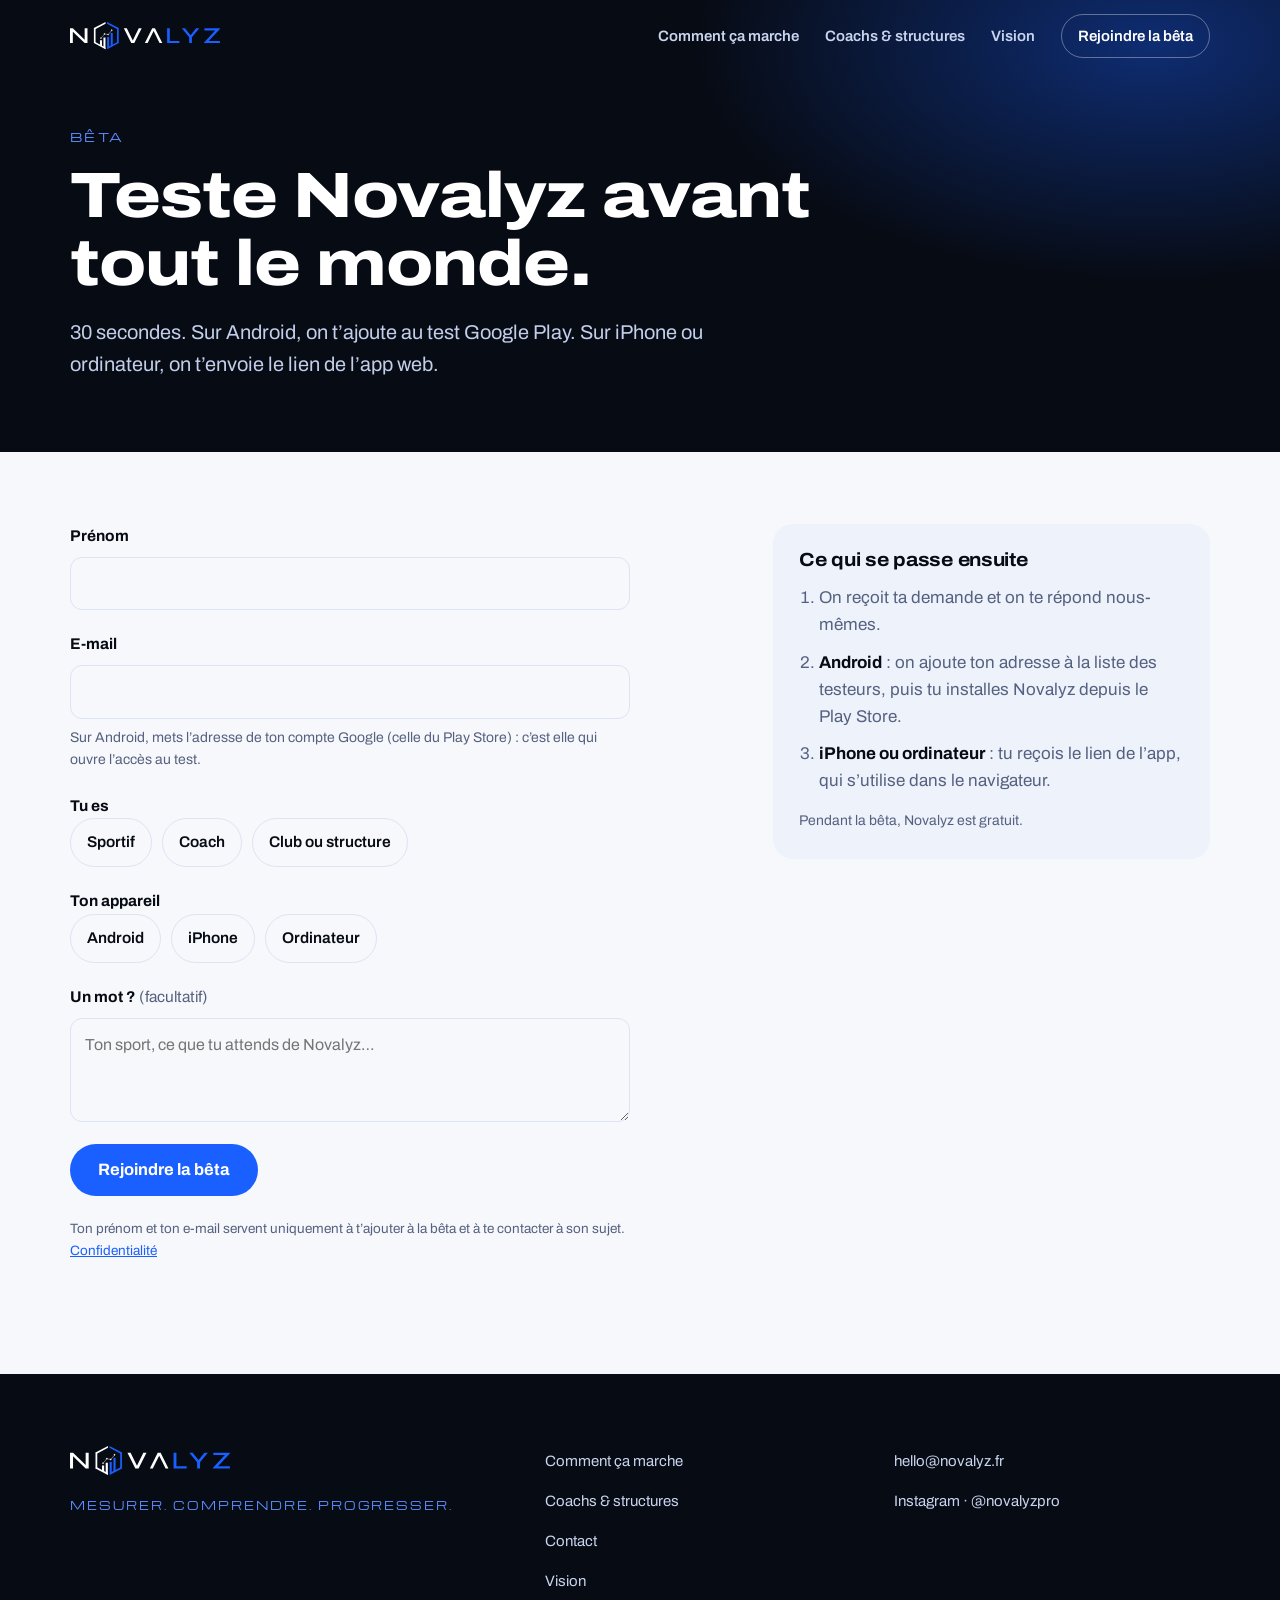
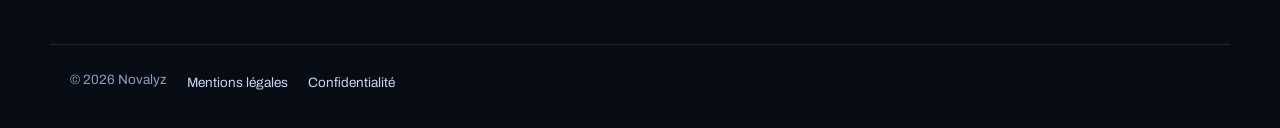
<file: beta/index.html>
<!DOCTYPE html><html lang="fr"><head><meta charset="utf-8"><meta name="viewport" content="width=device-width, initial-scale=1, viewport-fit=cover"><title>Novalyz · Rejoindre la bêta</title><meta name="description" content="Teste Novalyz avant tout le monde : laisse ton prénom et ton e-mail, on t’ajoute à la bêta."><link rel="canonical" href="https://www.novalyz.fr/beta/"><link rel="alternate" hreflang="fr" href="https://www.novalyz.fr/beta/"><link rel="icon" href="/favicon.svg" type="image/svg+xml"><meta name="theme-color" content="#070B14"><meta property="og:type" content="website"><meta property="og:site_name" content="Novalyz"><meta property="og:title" content="Novalyz · Rejoindre la bêta"><meta property="og:description" content="Teste Novalyz avant tout le monde : laisse ton prénom et ton e-mail, on t’ajoute à la bêta."><meta property="og:url" content="https://www.novalyz.fr/beta/"><meta property="og:image" content="https://www.novalyz.fr/og-novalyz.jpg"><meta property="og:locale" content="fr_FR"><meta name="twitter:card" content="summary_large_image"><script type="application/ld+json">{"@context":"https://schema.org","@graph":[{"@type":"Organization","name":"Novalyz","url":"https://www.novalyz.fr","email":"hello@novalyz.fr","logo":"https://www.novalyz.fr/favicon.svg","sameAs":["https://www.instagram.com/novalyzpro/"]},{"@type":"SoftwareApplication","name":"Novalyz","applicationCategory":"HealthApplication","operatingSystem":"Android, Web","url":"https://app.novalyz.fr","description":"Teste Novalyz avant tout le monde : laisse ton prénom et ton e-mail, on t’ajoute à la bêta."}]}</script><link rel="stylesheet" href="/_astro/Base.DGlN0k6M.css"><style>.ph[data-astro-cid-73dgtvns]{background:var(--ink);color:#fff;padding:calc(128px + env(safe-area-inset-top,0px)) 0 var(--s8);position:relative;overflow:hidden}.ph[data-astro-cid-73dgtvns]:before{content:"";pointer-events:none;background:radial-gradient(55% 80% at 90% 10%,#1a5fff66,#0000 65%);position:absolute;inset:0}.ph[data-astro-cid-73dgtvns] .wrap[data-astro-cid-73dgtvns]{position:relative}.ph[data-astro-cid-73dgtvns] .eyebrow[data-astro-cid-73dgtvns]{color:var(--blue-2)}h1[data-astro-cid-73dgtvns]{max-width:18ch;margin:16px 0 18px;font-size:clamp(34px,5.4vw,64px)}.lead[data-astro-cid-73dgtvns]{color:#c3cfea;max-width:60ch}
.f[data-astro-cid-keucehnj]{padding:var(--s8) 0 var(--s9)}.grid[data-astro-cid-keucehnj]{gap:var(--s7);grid-template-columns:minmax(0,1.2fr) minmax(0,.8fr);align-items:start;display:grid}form[data-astro-cid-keucehnj],.ok[data-astro-cid-keucehnj]{flex-direction:column;gap:22px;max-width:560px;display:flex}.champ[data-astro-cid-keucehnj]{border:0;flex-direction:column;gap:8px;min-width:0;margin:0;padding:0;display:flex}label[data-astro-cid-keucehnj],legend[data-astro-cid-keucehnj]{padding:0;font-size:15.5px;font-weight:700}.fac[data-astro-cid-keucehnj]{color:var(--muted);font-weight:400}input[data-astro-cid-keucehnj]:not([type=radio]),textarea[data-astro-cid-keucehnj]{font:inherit;color:var(--fg);background:var(--bg);border:1.5px solid var(--line);box-sizing:border-box;border-radius:12px;width:100%;padding:13px 14px;font-size:16px}input[data-astro-cid-keucehnj]:focus,textarea[data-astro-cid-keucehnj]:focus{border-color:var(--accent);outline:none;box-shadow:0 0 0 3px #1a5fff2e}.aide[data-astro-cid-keucehnj]{color:var(--muted);font-size:14px}.choix[data-astro-cid-keucehnj]{flex-wrap:wrap;gap:10px;display:flex}.choix[data-astro-cid-keucehnj] label[data-astro-cid-keucehnj]{font-weight:600;position:relative}.choix[data-astro-cid-keucehnj] input[data-astro-cid-keucehnj]{opacity:0;cursor:pointer;margin:0;position:absolute;inset:0}.choix[data-astro-cid-keucehnj] span[data-astro-cid-keucehnj]{border:1.5px solid var(--line);border-radius:var(--r-pill);background:var(--bg);padding:11px 16px;display:inline-block}.choix[data-astro-cid-keucehnj] input[data-astro-cid-keucehnj]:checked+span[data-astro-cid-keucehnj]{border-color:var(--accent);background:var(--blue);color:#fff}.choix[data-astro-cid-keucehnj] input[data-astro-cid-keucehnj]:focus-visible+span[data-astro-cid-keucehnj]{box-shadow:0 0 0 3px #1a5fff4d}.piege[data-astro-cid-keucehnj]{width:1px;height:1px;position:absolute;left:-9999px;overflow:hidden}.err[data-astro-cid-keucehnj]{color:#c2410c;font-weight:700}.envoyer[data-astro-cid-keucehnj]{border-radius:var(--r-pill);background:var(--blue);color:#fff;min-height:52px;font:inherit;cursor:pointer;border:0;align-self:flex-start;padding:0 28px;font-size:16.5px;font-weight:700;transition:transform .15s,background-color .15s}.envoyer[data-astro-cid-keucehnj]:hover{background:#0f4fe6;transform:translateY(-1px)}.envoyer[data-astro-cid-keucehnj]:disabled{opacity:.6;cursor:default;transform:none}.rgpd[data-astro-cid-keucehnj]{color:var(--muted);font-size:13.5px}.rgpd[data-astro-cid-keucehnj] a[data-astro-cid-keucehnj],.side[data-astro-cid-keucehnj] a[data-astro-cid-keucehnj]{color:var(--accent)}.ok[data-astro-cid-keucehnj] h2[data-astro-cid-keucehnj]{font-size:clamp(28px,4vw,42px)}.ok[data-astro-cid-keucehnj] p[data-astro-cid-keucehnj]:last-child{color:var(--muted);font-size:17px}.ok[data-astro-cid-keucehnj]:focus{outline:none}.side[data-astro-cid-keucehnj]{background:var(--ice);border-radius:20px;padding:26px}@media (prefers-color-scheme:dark){:root:not([data-theme=light]) .side[data-astro-cid-keucehnj]{background:#0e1528}}.side[data-astro-cid-keucehnj] h2[data-astro-cid-keucehnj]{font-variation-settings:"wdth" 110;margin-bottom:14px;font-size:19px}.side[data-astro-cid-keucehnj] ol[data-astro-cid-keucehnj]{color:var(--muted);flex-direction:column;gap:10px;margin:0 0 16px;padding-left:20px;display:flex}.side[data-astro-cid-keucehnj] b[data-astro-cid-keucehnj]{color:var(--fg)}@media (width<=900px){.grid[data-astro-cid-keucehnj]{grid-template-columns:1fr}}
</style></head><body><a class="skip" href="#contenu">Aller au contenu</a><header class="hd" data-astro-cid-nen7h5rs><div class="wrap row" data-astro-cid-nen7h5rs><a href="/" class="logo" aria-label="Novalyz, accueil" data-astro-cid-nen7h5rs><svg role="img" aria-label="Novalyz" width="735" height="133" viewBox="0 0 735 133" fill="none" xmlns="http://www.w3.org/2000/svg">
<path d="M191.568 73.121L191.793 121.365L181.888 125.346V73.121H191.568Z" fill="#1A5FFF"/>
<path d="M209.351 54.2118V109.691V112.578L199.447 117.693V54.2118H209.351Z" fill="#1A5FFF"/>
<rect x="230.547" y="29.9333" width="8.06903" height="73.311" fill="#1A5FFF"/>
<path d="M181.438 8.58692L181.438 0.177714L238.616 29.9334L234.628 36.3167L181.438 8.58692Z" fill="#1A5FFF"/>
<path d="M181.888 124.591L181.871 133L238.662 103.125L234.628 96.7758L181.888 124.591Z" fill="#1A5FFF"/>
<path d="M173.784 76.5074V128.837V131.706L163.879 125.315V76.5074H173.784Z" fill="currentColor"/>
<path d="M156.676 89.8759V117.749V119.2L146.771 115.873V89.8759H156.676Z" fill="currentColor"/>
<path d="M125.172 29.9333H117.057L117.103 103.244H125.172V29.9333Z" fill="currentColor"/>
<path d="M174.234 8.58692L174.234 0.177718L117.057 29.9334L121.091 36.3167L174.234 8.58692Z" fill="currentColor"/>
<path d="M173.784 124.591L173.784 133L117.057 103.125L121.091 96.7757L173.784 124.591Z" fill="currentColor"/>
<path d="M154.825 78.9738C154.825 80.6868 153.437 82.0755 151.723 82.0755C150.01 82.0755 148.622 80.6868 148.622 78.9738C148.622 77.2607 150.01 75.872 151.723 75.872C153.437 75.872 154.825 77.2607 154.825 78.9738Z" fill="currentColor" stroke="currentColor"/>
<path d="M171.934 58.2637C171.934 59.9768 170.545 61.3655 168.832 61.3655C167.119 61.3655 165.73 59.9768 165.73 58.2637C165.73 56.5507 167.119 55.162 168.832 55.162C170.545 55.162 171.934 56.5507 171.934 58.2637Z" fill="currentColor" stroke="currentColor"/>
<path d="M189.942 61.8655C189.942 63.5785 188.554 64.9672 186.841 64.9672C185.127 64.9672 183.739 63.5785 183.739 61.8655C183.739 60.1524 185.127 58.7637 186.841 58.7637C188.554 58.7637 189.942 60.1524 189.942 61.8655Z" fill="currentColor" stroke="currentColor"/>
<path d="M207.501 40.255C207.501 41.9681 206.112 43.3568 204.399 43.3568C202.686 43.3568 201.297 41.9681 201.297 40.255C201.297 38.542 202.686 37.1533 204.399 37.1533C206.112 37.1533 207.501 38.542 207.501 40.255Z" fill="currentColor" stroke="currentColor"/>
<path d="M205.155 40.9099L187.596 61.1698" stroke-width="2" stroke="currentColor"/>
<path d="M185.749 61.4964L169.541 58.3449" stroke-width="2" stroke="currentColor"/>
<path d="M169.136 58.9199L151.127 79.63" stroke-width="2" stroke="currentColor"/>
<path d="M658.819 31H734.703V34.113L679.913 92.7071H734.703V103H656.865V99.9372L711.655 41.2929H658.819V31Z" fill="#1A5FFF"/>
<path d="M563.436 31L590.67 64.6402L617.97 31H633.514L597.397 74.431V103H584.008V74.431L547.892 31H563.436Z" fill="#1A5FFF"/>
<path d="M489.02 31V92.7071H536.216V103H475.892V31H489.02Z" fill="#1A5FFF"/>
<path d="M452.302 103H438.95L430.679 86.4307H430.571L425.431 76.1377H425.534L409.643 44.4062L396.261 70.9082L396.09 70.9014L388.343 86.8271L380.271 103H366.919L402.935 31H416.286L452.302 103Z" fill="currentColor"/>
<path d="M300.139 103L263.784 31H278.247L307.568 90.2469L336.954 31H351.351L314.996 103H300.139Z" fill="currentColor"/>
<path d="M13.7991 103H0V31H13.7991L71.8225 86.8326V31H85.6216V103H71.8225L13.7991 47.1674V103Z" fill="currentColor"/>
</svg>
</a><nav aria-label="Navigation principale" data-astro-cid-nen7h5rs><a href="/#comment" data-astro-cid-nen7h5rs>Comment ça marche</a><a href="/coachs-et-structures/" data-astro-cid-nen7h5rs>Coachs &amp; structures</a><a href="/#vision" data-astro-cid-nen7h5rs>Vision</a><a class="cta" href="/beta/" data-astro-cid-nen7h5rs>Rejoindre la bêta</a></nav></div></header><main id="contenu"><section class="ph on-dark" data-astro-cid-73dgtvns><div class="wrap" data-astro-cid-73dgtvns><p class="eyebrow" data-astro-cid-73dgtvns>Bêta</p><h1 class="display" data-astro-cid-73dgtvns>Teste Novalyz avant tout le monde.</h1><p class="lead" data-astro-cid-73dgtvns>30 secondes. Sur Android, on t’ajoute au test Google Play. Sur iPhone ou ordinateur, on t’envoie le lien de l’app web.</p></div></section><section class="f" data-astro-cid-keucehnj><div class="wrap grid" data-astro-cid-keucehnj><form id="beta" novalidate data-api="https://jhbrvgguybynzeceeceu.supabase.co/functions/v1/smooth-service" data-astro-cid-keucehnj><div class="champ" data-astro-cid-keucehnj><label for="b-prenom" data-astro-cid-keucehnj>Prénom</label><input id="b-prenom" name="prenom" autocomplete="given-name" maxlength="60" required data-astro-cid-keucehnj></div><div class="champ" data-astro-cid-keucehnj><label for="b-email" data-astro-cid-keucehnj>E-mail</label><input id="b-email" name="email" type="email" autocomplete="email" maxlength="200" required aria-describedby="b-email-aide" data-astro-cid-keucehnj><p id="b-email-aide" class="aide" data-astro-cid-keucehnj>Sur Android, mets l’adresse de ton compte Google (celle du Play Store) : c’est elle qui ouvre l’accès au test.</p></div><fieldset class="champ" data-astro-cid-keucehnj><legend data-astro-cid-keucehnj>Tu es</legend><div class="choix" data-astro-cid-keucehnj><label data-astro-cid-keucehnj><input type="radio" name="profil" value="athlete" required data-astro-cid-keucehnj><span data-astro-cid-keucehnj>Sportif</span></label><label data-astro-cid-keucehnj><input type="radio" name="profil" value="coach" data-astro-cid-keucehnj><span data-astro-cid-keucehnj>Coach</span></label><label data-astro-cid-keucehnj><input type="radio" name="profil" value="structure" data-astro-cid-keucehnj><span data-astro-cid-keucehnj>Club ou structure</span></label></div></fieldset><fieldset class="champ" data-astro-cid-keucehnj><legend data-astro-cid-keucehnj>Ton appareil</legend><div class="choix" data-astro-cid-keucehnj><label data-astro-cid-keucehnj><input type="radio" name="appareil" value="android" required data-astro-cid-keucehnj><span data-astro-cid-keucehnj>Android</span></label><label data-astro-cid-keucehnj><input type="radio" name="appareil" value="iphone" data-astro-cid-keucehnj><span data-astro-cid-keucehnj>iPhone</span></label><label data-astro-cid-keucehnj><input type="radio" name="appareil" value="ordinateur" data-astro-cid-keucehnj><span data-astro-cid-keucehnj>Ordinateur</span></label></div></fieldset><div class="champ" data-astro-cid-keucehnj><label for="b-msg" data-astro-cid-keucehnj>Un mot ? <span class="fac" data-astro-cid-keucehnj>(facultatif)</span></label><textarea id="b-msg" name="message" rows="3" maxlength="1000" placeholder="Ton sport, ce que tu attends de Novalyz…" data-astro-cid-keucehnj></textarea></div><div class="piege" aria-hidden="true" data-astro-cid-keucehnj><label for="b-site" data-astro-cid-keucehnj>Ne pas remplir</label><input id="b-site" name="site_web" tabindex="-1" autocomplete="off" data-astro-cid-keucehnj></div><p class="err" id="b-err" role="alert" hidden data-astro-cid-keucehnj></p><button type="submit" class="envoyer" data-astro-cid-keucehnj>Rejoindre la bêta</button><p class="rgpd" data-astro-cid-keucehnj>Ton prénom et ton e-mail servent uniquement à t’ajouter à la bêta et à te contacter à son sujet. <a href="/confidentialite/" data-astro-cid-keucehnj>Confidentialité</a></p><noscript><p class="rgpd" data-astro-cid-keucehnj>Le formulaire a besoin de JavaScript. Sinon, <a href="mailto:hello@novalyz.fr?subject=Rejoindre%20la%20b%C3%AAta%20Novalyz" data-astro-cid-keucehnj>écris-nous directement</a>.</p></noscript></form><div class="ok" id="b-ok" hidden tabindex="-1" data-astro-cid-keucehnj><p class="eyebrow" data-astro-cid-keucehnj>C’est noté</p><h2 class="display" data-astro-cid-keucehnj>Merci, <span id="b-ok-prenom" data-astro-cid-keucehnj></span>.</h2><p id="b-ok-txt" data-astro-cid-keucehnj></p></div><div class="side" data-astro-cid-keucehnj><h2 data-astro-cid-keucehnj>Ce qui se passe ensuite</h2><ol data-astro-cid-keucehnj><li data-astro-cid-keucehnj>On reçoit ta demande et on te répond nous-mêmes.</li><li data-astro-cid-keucehnj><b data-astro-cid-keucehnj>Android</b> : on ajoute ton adresse à la liste des testeurs, puis tu installes Novalyz depuis le Play Store.</li><li data-astro-cid-keucehnj><b data-astro-cid-keucehnj>iPhone ou ordinateur</b> : tu reçois le lien de l’app, qui s’utilise dans le navigateur.</li></ol><p class="aide" data-astro-cid-keucehnj>Pendant la bêta, Novalyz est gratuit.</p></div></div></section></main><footer class="ft" data-astro-cid-jo6i4kqk><div class="wrap grid" data-astro-cid-jo6i4kqk><div class="brand" data-astro-cid-jo6i4kqk><span class="logo" data-astro-cid-jo6i4kqk><svg role="img" aria-label="Novalyz" width="735" height="133" viewBox="0 0 735 133" fill="none" xmlns="http://www.w3.org/2000/svg">
<path d="M191.568 73.121L191.793 121.365L181.888 125.346V73.121H191.568Z" fill="#1A5FFF"/>
<path d="M209.351 54.2118V109.691V112.578L199.447 117.693V54.2118H209.351Z" fill="#1A5FFF"/>
<rect x="230.547" y="29.9333" width="8.06903" height="73.311" fill="#1A5FFF"/>
<path d="M181.438 8.58692L181.438 0.177714L238.616 29.9334L234.628 36.3167L181.438 8.58692Z" fill="#1A5FFF"/>
<path d="M181.888 124.591L181.871 133L238.662 103.125L234.628 96.7758L181.888 124.591Z" fill="#1A5FFF"/>
<path d="M173.784 76.5074V128.837V131.706L163.879 125.315V76.5074H173.784Z" fill="currentColor"/>
<path d="M156.676 89.8759V117.749V119.2L146.771 115.873V89.8759H156.676Z" fill="currentColor"/>
<path d="M125.172 29.9333H117.057L117.103 103.244H125.172V29.9333Z" fill="currentColor"/>
<path d="M174.234 8.58692L174.234 0.177718L117.057 29.9334L121.091 36.3167L174.234 8.58692Z" fill="currentColor"/>
<path d="M173.784 124.591L173.784 133L117.057 103.125L121.091 96.7757L173.784 124.591Z" fill="currentColor"/>
<path d="M154.825 78.9738C154.825 80.6868 153.437 82.0755 151.723 82.0755C150.01 82.0755 148.622 80.6868 148.622 78.9738C148.622 77.2607 150.01 75.872 151.723 75.872C153.437 75.872 154.825 77.2607 154.825 78.9738Z" fill="currentColor" stroke="currentColor"/>
<path d="M171.934 58.2637C171.934 59.9768 170.545 61.3655 168.832 61.3655C167.119 61.3655 165.73 59.9768 165.73 58.2637C165.73 56.5507 167.119 55.162 168.832 55.162C170.545 55.162 171.934 56.5507 171.934 58.2637Z" fill="currentColor" stroke="currentColor"/>
<path d="M189.942 61.8655C189.942 63.5785 188.554 64.9672 186.841 64.9672C185.127 64.9672 183.739 63.5785 183.739 61.8655C183.739 60.1524 185.127 58.7637 186.841 58.7637C188.554 58.7637 189.942 60.1524 189.942 61.8655Z" fill="currentColor" stroke="currentColor"/>
<path d="M207.501 40.255C207.501 41.9681 206.112 43.3568 204.399 43.3568C202.686 43.3568 201.297 41.9681 201.297 40.255C201.297 38.542 202.686 37.1533 204.399 37.1533C206.112 37.1533 207.501 38.542 207.501 40.255Z" fill="currentColor" stroke="currentColor"/>
<path d="M205.155 40.9099L187.596 61.1698" stroke-width="2" stroke="currentColor"/>
<path d="M185.749 61.4964L169.541 58.3449" stroke-width="2" stroke="currentColor"/>
<path d="M169.136 58.9199L151.127 79.63" stroke-width="2" stroke="currentColor"/>
<path d="M658.819 31H734.703V34.113L679.913 92.7071H734.703V103H656.865V99.9372L711.655 41.2929H658.819V31Z" fill="#1A5FFF"/>
<path d="M563.436 31L590.67 64.6402L617.97 31H633.514L597.397 74.431V103H584.008V74.431L547.892 31H563.436Z" fill="#1A5FFF"/>
<path d="M489.02 31V92.7071H536.216V103H475.892V31H489.02Z" fill="#1A5FFF"/>
<path d="M452.302 103H438.95L430.679 86.4307H430.571L425.431 76.1377H425.534L409.643 44.4062L396.261 70.9082L396.09 70.9014L388.343 86.8271L380.271 103H366.919L402.935 31H416.286L452.302 103Z" fill="currentColor"/>
<path d="M300.139 103L263.784 31H278.247L307.568 90.2469L336.954 31H351.351L314.996 103H300.139Z" fill="currentColor"/>
<path d="M13.7991 103H0V31H13.7991L71.8225 86.8326V31H85.6216V103H71.8225L13.7991 47.1674V103Z" fill="currentColor"/>
</svg>
</span><p class="sig" data-astro-cid-jo6i4kqk>Mesurer. Comprendre. Progresser.</p></div><nav aria-label="Pied de page" data-astro-cid-jo6i4kqk><a href="/#comment" data-astro-cid-jo6i4kqk>Comment ça marche</a><a href="/coachs-et-structures/" data-astro-cid-jo6i4kqk>Coachs &amp; structures</a><a href="/contact/" data-astro-cid-jo6i4kqk>Contact</a><a href="/#vision" data-astro-cid-jo6i4kqk>Vision</a></nav><div class="contact" data-astro-cid-jo6i4kqk><a href="mailto:hello@novalyz.fr" data-astro-cid-jo6i4kqk>hello@novalyz.fr</a><a href="https://www.instagram.com/novalyzpro/" rel="noopener" data-astro-cid-jo6i4kqk>Instagram · @novalyzpro</a></div></div><div class="wrap legal" data-astro-cid-jo6i4kqk><span data-astro-cid-jo6i4kqk>© 2026 Novalyz</span><a href="/mentions-legales/" data-astro-cid-jo6i4kqk>Mentions légales</a><a href="/confidentialite/" data-astro-cid-jo6i4kqk>Confidentialité</a></div></footer></body></html><script type="module">var e=document.getElementById(`beta`),t=document.getElementById(`b-err`),n=e.querySelector(`button`),r=e=>{t.textContent=e,t.hidden=!1};e.addEventListener(`submit`,async i=>{i.preventDefault(),t.hidden=!0;let a=Object.fromEntries(new FormData(e).entries());if(!String(a.prenom||``).trim())return r(`Indique ton prénom.`);if(!/^[^\s@]+@[^\s@]+\.[^\s@]+$/.test(String(a.email||``).trim()))return r(`Vérifie ton e-mail.`);if(!a.profil)return r(`Dis-nous si tu es sportif, coach ou une structure.`);if(!a.appareil)return r(`Choisis ton appareil.`);let o=new URLSearchParams(location.search).get(`src`)||``;n.disabled=!0,n.textContent=`Envoi…`;try{let t=await(await fetch(e.dataset.api,{method:`POST`,headers:{"Content-Type":`text/plain;charset=utf-8`},body:JSON.stringify({action:`inscriptionBeta`,...a,source:o})})).json().catch(()=>({}));if(!t.success)throw Error(t.error||``);let n=document.getElementById(`b-ok`);document.getElementById(`b-ok-prenom`).textContent=String(a.prenom).trim(),document.getElementById(`b-ok-txt`).textContent=a.appareil===`android`?`On t’ajoute au test Google Play et on t’écrit dès que c’est prêt.`:`On t’envoie le lien de l’app par e-mail.`,e.hidden=!0,n.hidden=!1,n.focus()}catch(e){let t=e.message;r((t||`L’envoi n’a pas marché.`)+` Tu peux aussi nous écrire à hello@novalyz.fr.`),n.disabled=!1,n.textContent=`Rejoindre la bêta`}});</script>
</file>
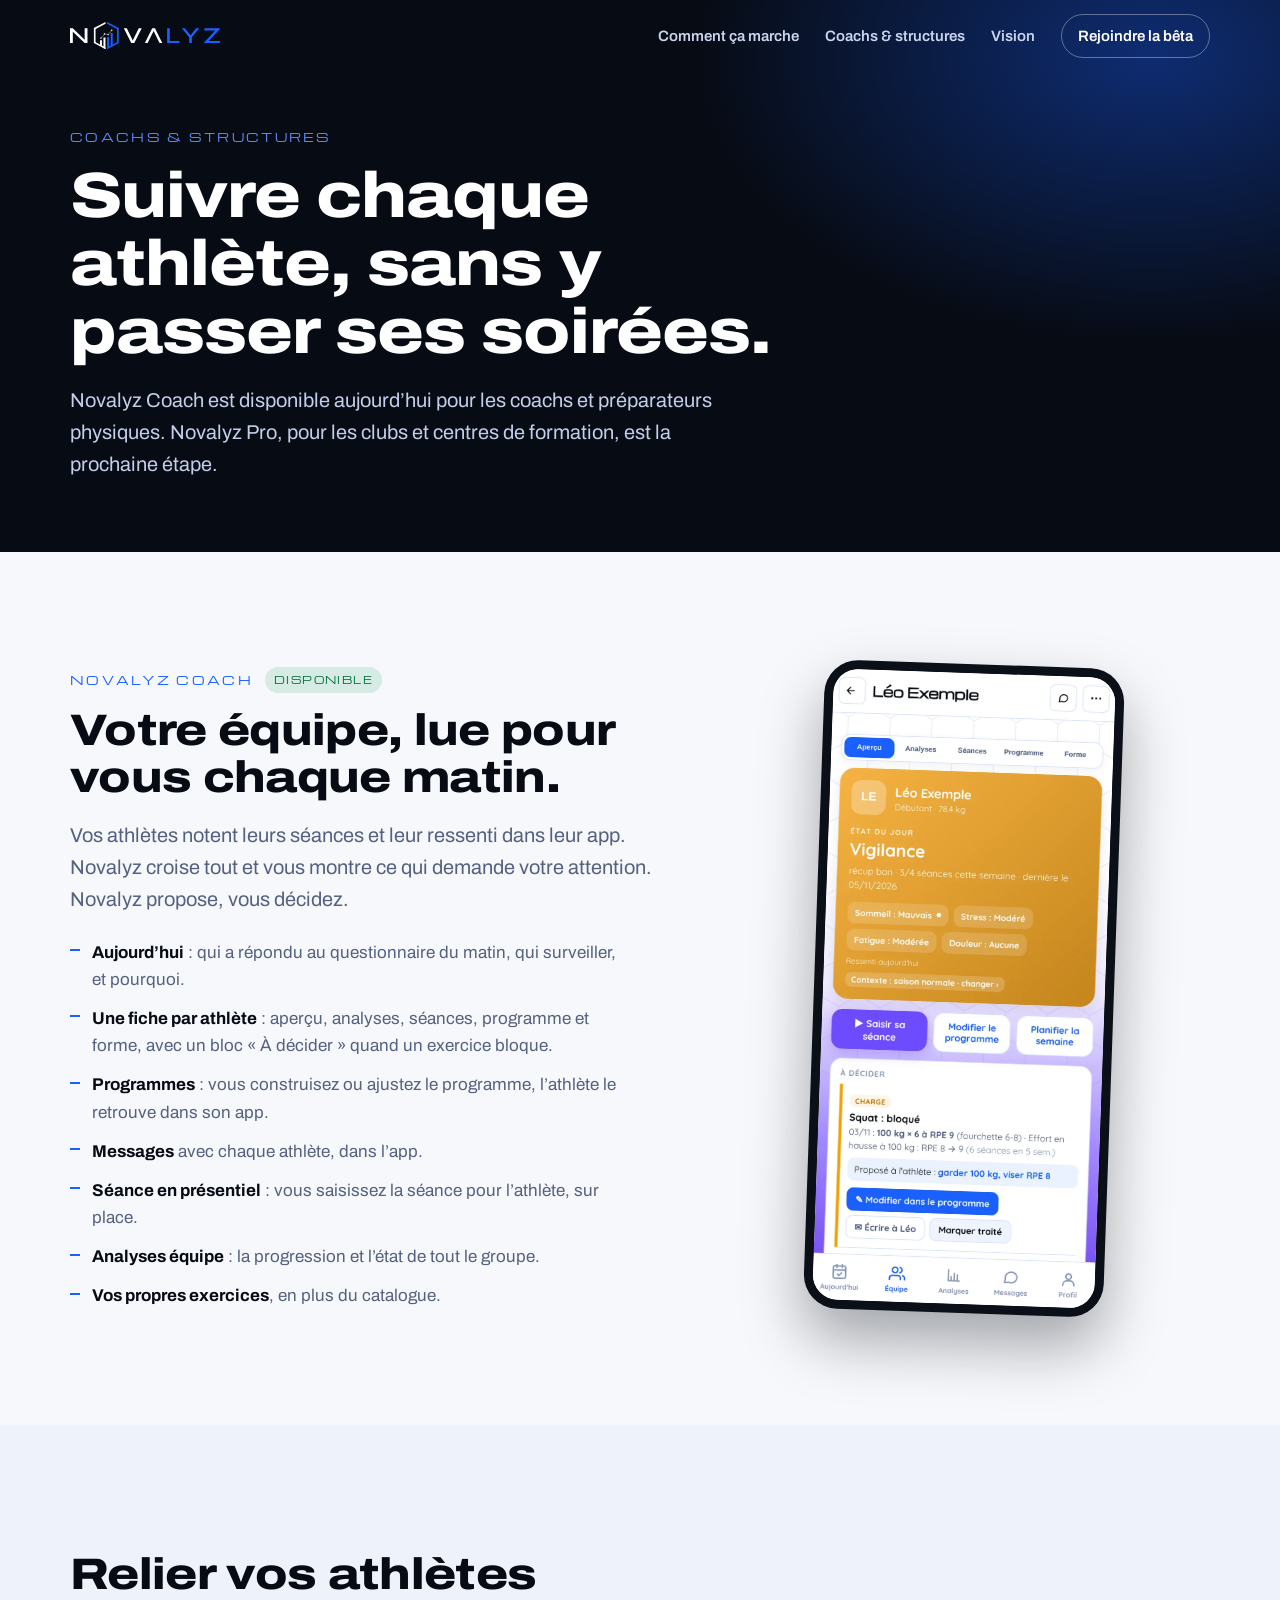
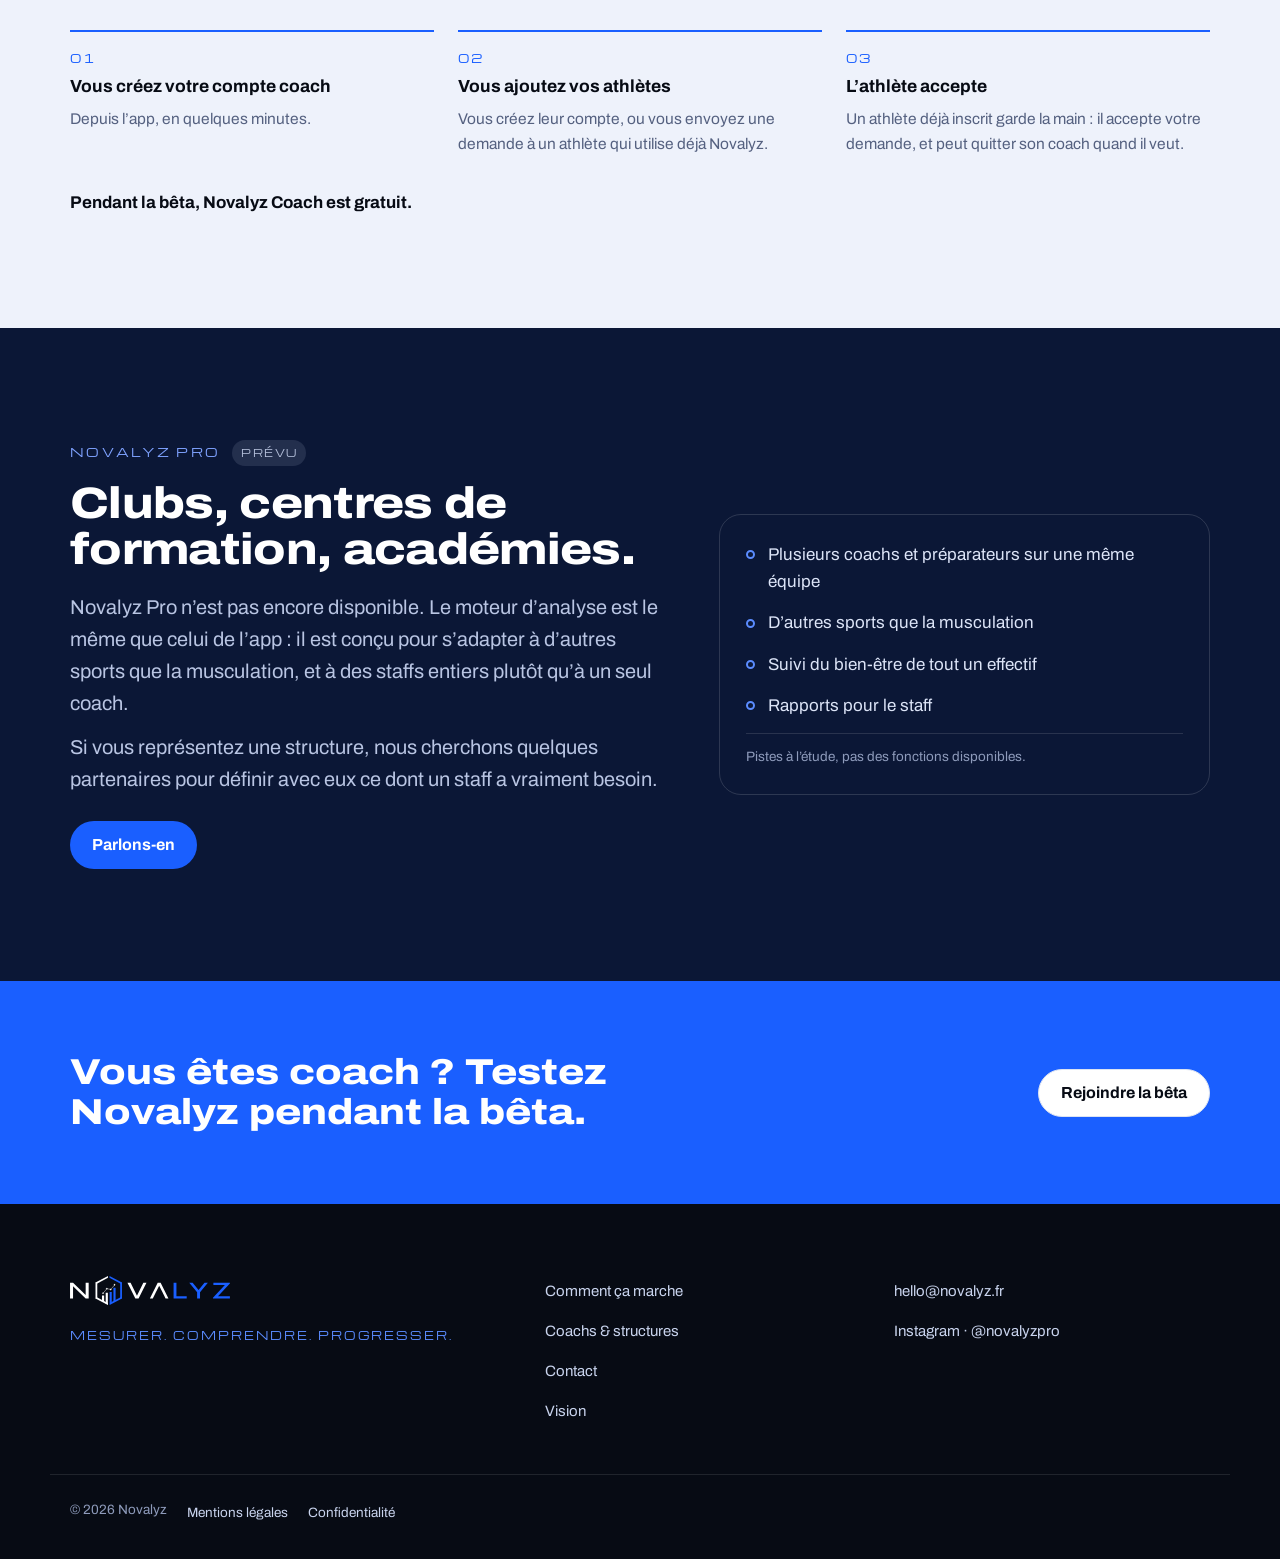
<file: coachs-et-structures/index.html>
<!DOCTYPE html><html lang="fr"><head><meta charset="utf-8"><meta name="viewport" content="width=device-width, initial-scale=1, viewport-fit=cover"><title>Novalyz · Pour les coachs et les structures</title><meta name="description" content="Novalyz Coach : qui a besoin de vous aujourd’hui, pourquoi, et quoi faire. Novalyz Pro : la prochaine étape pour les clubs et centres de formation."><link rel="canonical" href="https://www.novalyz.fr/coachs-et-structures/"><link rel="alternate" hreflang="fr" href="https://www.novalyz.fr/coachs-et-structures/"><link rel="icon" href="/favicon.svg" type="image/svg+xml"><meta name="theme-color" content="#070B14"><meta property="og:type" content="website"><meta property="og:site_name" content="Novalyz"><meta property="og:title" content="Novalyz · Pour les coachs et les structures"><meta property="og:description" content="Novalyz Coach : qui a besoin de vous aujourd’hui, pourquoi, et quoi faire. Novalyz Pro : la prochaine étape pour les clubs et centres de formation."><meta property="og:url" content="https://www.novalyz.fr/coachs-et-structures/"><meta property="og:image" content="https://www.novalyz.fr/og-novalyz.jpg"><meta property="og:locale" content="fr_FR"><meta name="twitter:card" content="summary_large_image"><script type="application/ld+json">{"@context":"https://schema.org","@graph":[{"@type":"Organization","name":"Novalyz","url":"https://www.novalyz.fr","email":"hello@novalyz.fr","logo":"https://www.novalyz.fr/favicon.svg","sameAs":["https://www.instagram.com/novalyzpro/"]},{"@type":"SoftwareApplication","name":"Novalyz","applicationCategory":"HealthApplication","operatingSystem":"Android, Web","url":"https://app.novalyz.fr","description":"Novalyz Coach : qui a besoin de vous aujourd’hui, pourquoi, et quoi faire. Novalyz Pro : la prochaine étape pour les clubs et centres de formation."}]}</script><link rel="stylesheet" href="/_astro/Base.DGlN0k6M.css"><style>.ph[data-astro-cid-73dgtvns]{background:var(--ink);color:#fff;padding:calc(128px + env(safe-area-inset-top,0px)) 0 var(--s8);position:relative;overflow:hidden}.ph[data-astro-cid-73dgtvns]:before{content:"";pointer-events:none;background:radial-gradient(55% 80% at 90% 10%,#1a5fff66,#0000 65%);position:absolute;inset:0}.ph[data-astro-cid-73dgtvns] .wrap[data-astro-cid-73dgtvns]{position:relative}.ph[data-astro-cid-73dgtvns] .eyebrow[data-astro-cid-73dgtvns]{color:var(--blue-2)}h1[data-astro-cid-73dgtvns]{max-width:18ch;margin:16px 0 18px;font-size:clamp(34px,5.4vw,64px)}.lead[data-astro-cid-73dgtvns]{color:#c3cfea;max-width:60ch}
.btn[data-astro-cid-ekguhzzh]{border-radius:var(--r-pill);align-items:center;gap:8px;min-height:48px;padding:0 22px;font-size:16px;font-weight:700;text-decoration:none;transition:transform .15s,background-color .15s,border-color .15s;display:inline-flex}.btn[data-astro-cid-ekguhzzh]:hover{transform:translateY(-1px)}.primary[data-astro-cid-ekguhzzh]{background:var(--blue);color:#fff}.primary[data-astro-cid-ekguhzzh]:hover{background:#0f4fe6}.ghost[data-astro-cid-ekguhzzh]{color:#fff;border:1px solid #ffffff57}.ghost[data-astro-cid-ekguhzzh]:hover{border-color:#fff}.light[data-astro-cid-ekguhzzh]{border:1px solid var(--line);color:var(--fg);background:var(--card)}.phone[data-astro-cid-ykln7coe]{aspect-ratio:390/844;border-radius:var(--r-phone);width:min(300px,74vw);box-shadow:var(--sh-phone);transform:rotate(var(--tilt));background:#0b0f18;margin:0;padding:9px}.phone[data-astro-cid-ykln7coe] img[data-astro-cid-ykln7coe]{object-fit:cover;object-position:top;border-radius:calc(var(--r-phone) - 9px);background:#fff;width:100%;height:100%}.st[data-astro-cid-eb46qce6]{font-family:var(--f-mark);letter-spacing:.14em;text-transform:uppercase;border-radius:var(--r-pill);white-space:nowrap;padding:5px 9px;font-size:10px;display:inline-block}.dispo[data-astro-cid-eb46qce6]{background:var(--st-dispo-bg);color:var(--st-dispo)}.bientot[data-astro-cid-eb46qce6]{background:var(--st-bientot-bg);color:var(--st-bientot)}.prevu[data-astro-cid-eb46qce6]{background:var(--st-prevu-bg);color:var(--st-prevu)}
.bloc[data-astro-cid-cc3s6mb4]{padding:var(--s9) 0}.two[data-astro-cid-cc3s6mb4]{gap:var(--s7);grid-template-columns:minmax(0,1.1fr) minmax(0,.9fr);align-items:center;display:grid}.eyebrow[data-astro-cid-cc3s6mb4]{align-items:center;gap:12px;display:flex}h2[data-astro-cid-cc3s6mb4]{margin:14px 0 18px;font-size:clamp(28px,3.8vw,44px)}.lead[data-astro-cid-cc3s6mb4]+.lead[data-astro-cid-cc3s6mb4]{margin-top:12px}.pts[data-astro-cid-cc3s6mb4]{flex-direction:column;gap:12px;max-width:56ch;margin:24px 0 0;padding:0;list-style:none;display:flex}.pts[data-astro-cid-cc3s6mb4] li[data-astro-cid-cc3s6mb4]{color:var(--muted);padding-left:22px;position:relative}.pts[data-astro-cid-cc3s6mb4] li[data-astro-cid-cc3s6mb4]:before{content:"";background:var(--blue);width:10px;height:2px;position:absolute;top:.62em;left:0}.pts[data-astro-cid-cc3s6mb4] b[data-astro-cid-cc3s6mb4]{color:var(--fg)}.vis[data-astro-cid-cc3s6mb4]{justify-content:center;display:flex}.lien[data-astro-cid-cc3s6mb4]{background:var(--ice)}@media (prefers-color-scheme:dark){:root:not([data-theme=light]) .lien[data-astro-cid-cc3s6mb4]{background:#0e1528}}.etapes[data-astro-cid-cc3s6mb4]{counter-reset:e;margin:var(--s6) 0 0;gap:var(--s5);grid-template-columns:repeat(3,minmax(0,1fr));padding:0;list-style:none;display:grid}.etapes[data-astro-cid-cc3s6mb4] li[data-astro-cid-cc3s6mb4]{counter-increment:e;border-top:2px solid var(--blue);flex-direction:column;gap:6px;padding-top:16px;display:flex}.etapes[data-astro-cid-cc3s6mb4] li[data-astro-cid-cc3s6mb4]:before{content:"0" counter(e);font-family:var(--f-mark);letter-spacing:.2em;color:var(--accent);font-size:12px}.etapes[data-astro-cid-cc3s6mb4] b[data-astro-cid-cc3s6mb4]{font-size:17.5px}.etapes[data-astro-cid-cc3s6mb4] span[data-astro-cid-cc3s6mb4]{color:var(--muted);font-size:15.5px}.note[data-astro-cid-cc3s6mb4]{margin-top:var(--s6);font-weight:700}.pro[data-astro-cid-cc3s6mb4]{background:var(--night);color:#fff}.pro[data-astro-cid-cc3s6mb4] .lead[data-astro-cid-cc3s6mb4]{color:#b9c5e3}.btns[data-astro-cid-cc3s6mb4]{margin-top:26px}.pistes[data-astro-cid-cc3s6mb4]{border-radius:var(--r-lg,20px);color:#dce4f7;border:1px solid #ffffff24;flex-direction:column;gap:14px;margin:0;padding:26px;list-style:none;display:flex}.pistes[data-astro-cid-cc3s6mb4] li[data-astro-cid-cc3s6mb4]{padding-left:22px;position:relative}.pistes[data-astro-cid-cc3s6mb4] li[data-astro-cid-cc3s6mb4]:not(.leg):before{content:"";border:2px solid var(--blue-2);border-radius:50%;width:9px;height:9px;position:absolute;top:.55em;left:0}.pistes[data-astro-cid-cc3s6mb4] .leg[data-astro-cid-cc3s6mb4]{color:#8e9bbb;border-top:1px solid #ffffff1f;padding:12px 0 0;font-size:13.5px}.fin[data-astro-cid-cc3s6mb4]{background:var(--blue);color:#fff;padding:var(--s8) 0}.fin-in[data-astro-cid-cc3s6mb4]{justify-content:space-between;align-items:center;gap:var(--s5);flex-wrap:wrap;display:flex}.fin[data-astro-cid-cc3s6mb4] p[data-astro-cid-cc3s6mb4]{max-width:22ch;font-size:clamp(24px,3vw,36px);line-height:1.1}@media (width<=900px){.two[data-astro-cid-cc3s6mb4],.etapes[data-astro-cid-cc3s6mb4]{grid-template-columns:1fr}}
</style></head><body><a class="skip" href="#contenu">Aller au contenu</a><header class="hd" data-astro-cid-nen7h5rs><div class="wrap row" data-astro-cid-nen7h5rs><a href="/" class="logo" aria-label="Novalyz, accueil" data-astro-cid-nen7h5rs><svg role="img" aria-label="Novalyz" width="735" height="133" viewBox="0 0 735 133" fill="none" xmlns="http://www.w3.org/2000/svg">
<path d="M191.568 73.121L191.793 121.365L181.888 125.346V73.121H191.568Z" fill="#1A5FFF"/>
<path d="M209.351 54.2118V109.691V112.578L199.447 117.693V54.2118H209.351Z" fill="#1A5FFF"/>
<rect x="230.547" y="29.9333" width="8.06903" height="73.311" fill="#1A5FFF"/>
<path d="M181.438 8.58692L181.438 0.177714L238.616 29.9334L234.628 36.3167L181.438 8.58692Z" fill="#1A5FFF"/>
<path d="M181.888 124.591L181.871 133L238.662 103.125L234.628 96.7758L181.888 124.591Z" fill="#1A5FFF"/>
<path d="M173.784 76.5074V128.837V131.706L163.879 125.315V76.5074H173.784Z" fill="currentColor"/>
<path d="M156.676 89.8759V117.749V119.2L146.771 115.873V89.8759H156.676Z" fill="currentColor"/>
<path d="M125.172 29.9333H117.057L117.103 103.244H125.172V29.9333Z" fill="currentColor"/>
<path d="M174.234 8.58692L174.234 0.177718L117.057 29.9334L121.091 36.3167L174.234 8.58692Z" fill="currentColor"/>
<path d="M173.784 124.591L173.784 133L117.057 103.125L121.091 96.7757L173.784 124.591Z" fill="currentColor"/>
<path d="M154.825 78.9738C154.825 80.6868 153.437 82.0755 151.723 82.0755C150.01 82.0755 148.622 80.6868 148.622 78.9738C148.622 77.2607 150.01 75.872 151.723 75.872C153.437 75.872 154.825 77.2607 154.825 78.9738Z" fill="currentColor" stroke="currentColor"/>
<path d="M171.934 58.2637C171.934 59.9768 170.545 61.3655 168.832 61.3655C167.119 61.3655 165.73 59.9768 165.73 58.2637C165.73 56.5507 167.119 55.162 168.832 55.162C170.545 55.162 171.934 56.5507 171.934 58.2637Z" fill="currentColor" stroke="currentColor"/>
<path d="M189.942 61.8655C189.942 63.5785 188.554 64.9672 186.841 64.9672C185.127 64.9672 183.739 63.5785 183.739 61.8655C183.739 60.1524 185.127 58.7637 186.841 58.7637C188.554 58.7637 189.942 60.1524 189.942 61.8655Z" fill="currentColor" stroke="currentColor"/>
<path d="M207.501 40.255C207.501 41.9681 206.112 43.3568 204.399 43.3568C202.686 43.3568 201.297 41.9681 201.297 40.255C201.297 38.542 202.686 37.1533 204.399 37.1533C206.112 37.1533 207.501 38.542 207.501 40.255Z" fill="currentColor" stroke="currentColor"/>
<path d="M205.155 40.9099L187.596 61.1698" stroke-width="2" stroke="currentColor"/>
<path d="M185.749 61.4964L169.541 58.3449" stroke-width="2" stroke="currentColor"/>
<path d="M169.136 58.9199L151.127 79.63" stroke-width="2" stroke="currentColor"/>
<path d="M658.819 31H734.703V34.113L679.913 92.7071H734.703V103H656.865V99.9372L711.655 41.2929H658.819V31Z" fill="#1A5FFF"/>
<path d="M563.436 31L590.67 64.6402L617.97 31H633.514L597.397 74.431V103H584.008V74.431L547.892 31H563.436Z" fill="#1A5FFF"/>
<path d="M489.02 31V92.7071H536.216V103H475.892V31H489.02Z" fill="#1A5FFF"/>
<path d="M452.302 103H438.95L430.679 86.4307H430.571L425.431 76.1377H425.534L409.643 44.4062L396.261 70.9082L396.09 70.9014L388.343 86.8271L380.271 103H366.919L402.935 31H416.286L452.302 103Z" fill="currentColor"/>
<path d="M300.139 103L263.784 31H278.247L307.568 90.2469L336.954 31H351.351L314.996 103H300.139Z" fill="currentColor"/>
<path d="M13.7991 103H0V31H13.7991L71.8225 86.8326V31H85.6216V103H71.8225L13.7991 47.1674V103Z" fill="currentColor"/>
</svg>
</a><nav aria-label="Navigation principale" data-astro-cid-nen7h5rs><a href="/#comment" data-astro-cid-nen7h5rs>Comment ça marche</a><a href="/coachs-et-structures/" data-astro-cid-nen7h5rs>Coachs &amp; structures</a><a href="/#vision" data-astro-cid-nen7h5rs>Vision</a><a class="cta" href="/beta/" data-astro-cid-nen7h5rs>Rejoindre la bêta</a></nav></div></header><main id="contenu"><section class="ph on-dark" data-astro-cid-73dgtvns><div class="wrap" data-astro-cid-73dgtvns><p class="eyebrow" data-astro-cid-73dgtvns>Coachs &amp; structures</p><h1 class="display" data-astro-cid-73dgtvns>Suivre chaque athlète, sans y passer ses soirées.</h1><p class="lead" data-astro-cid-73dgtvns>Novalyz Coach est disponible aujourd’hui pour les coachs et préparateurs physiques. Novalyz Pro, pour les clubs et centres de formation, est la prochaine étape.</p></div></section><section class="bloc" aria-labelledby="h-coach" data-astro-cid-cc3s6mb4><div class="wrap two" data-astro-cid-cc3s6mb4><div data-astro-cid-cc3s6mb4><p class="eyebrow" data-astro-cid-cc3s6mb4>Novalyz Coach <span class="st dispo" data-astro-cid-eb46qce6>Disponible</span></p><h2 id="h-coach" class="display" data-astro-cid-cc3s6mb4>Votre équipe, lue pour vous chaque matin.</h2><p class="lead" data-astro-cid-cc3s6mb4>Vos athlètes notent leurs séances et leur ressenti dans leur app. Novalyz croise tout et vous montre ce qui demande votre attention. Novalyz propose, vous décidez.</p><ul class="pts" data-astro-cid-cc3s6mb4><li data-astro-cid-cc3s6mb4><b data-astro-cid-cc3s6mb4>Aujourd’hui</b> : qui a répondu au questionnaire du matin, qui surveiller, et pourquoi.</li><li data-astro-cid-cc3s6mb4><b data-astro-cid-cc3s6mb4>Une fiche par athlète</b> : aperçu, analyses, séances, programme et forme, avec un bloc « À décider » quand un exercice bloque.</li><li data-astro-cid-cc3s6mb4><b data-astro-cid-cc3s6mb4>Programmes</b> : vous construisez ou ajustez le programme, l’athlète le retrouve dans son app.</li><li data-astro-cid-cc3s6mb4><b data-astro-cid-cc3s6mb4>Messages</b> avec chaque athlète, dans l’app.</li><li data-astro-cid-cc3s6mb4><b data-astro-cid-cc3s6mb4>Séance en présentiel</b> : vous saisissez la séance pour l’athlète, sur place.</li><li data-astro-cid-cc3s6mb4><b data-astro-cid-cc3s6mb4>Analyses équipe</b> : la progression et l’état de tout le groupe.</li><li data-astro-cid-cc3s6mb4><b data-astro-cid-cc3s6mb4>Vos propres exercices</b>, en plus du catalogue.</li></ul></div><div class="vis" data-astro-cid-cc3s6mb4><figure class="phone" style="--tilt:2deg" data-astro-cid-ykln7coe><img src="/captures/coach.webp" alt="Fiche athlète côté coach : état du jour « Vigilance », et le bloc « À décider » sur le squat bloqué avec une proposition." width="390" height="844" loading="lazy" decoding="async" class="astro-ykln7coe" data-astro-cid-ykln7coe></figure></div></div></section><section class="bloc lien" aria-labelledby="h-lien" data-astro-cid-cc3s6mb4><div class="wrap" data-astro-cid-cc3s6mb4><h2 id="h-lien" class="display" data-astro-cid-cc3s6mb4>Relier vos athlètes</h2><ol class="etapes" data-astro-cid-cc3s6mb4><li data-astro-cid-cc3s6mb4><b data-astro-cid-cc3s6mb4>Vous créez votre compte coach</b><span data-astro-cid-cc3s6mb4>Depuis l’app, en quelques minutes.</span></li><li data-astro-cid-cc3s6mb4><b data-astro-cid-cc3s6mb4>Vous ajoutez vos athlètes</b><span data-astro-cid-cc3s6mb4>Vous créez leur compte, ou vous envoyez une demande à un athlète qui utilise déjà Novalyz.</span></li><li data-astro-cid-cc3s6mb4><b data-astro-cid-cc3s6mb4>L’athlète accepte</b><span data-astro-cid-cc3s6mb4>Un athlète déjà inscrit garde la main : il accepte votre demande, et peut quitter son coach quand il veut.</span></li></ol><p class="note" data-astro-cid-cc3s6mb4>Pendant la bêta, Novalyz Coach est gratuit.</p></div></section><section class="bloc pro on-dark" aria-labelledby="h-pro" data-astro-cid-cc3s6mb4><div class="wrap two" data-astro-cid-cc3s6mb4><div data-astro-cid-cc3s6mb4><p class="eyebrow" data-astro-cid-cc3s6mb4>Novalyz Pro <span class="st prevu" data-astro-cid-eb46qce6>Prévu</span></p><h2 id="h-pro" class="display" data-astro-cid-cc3s6mb4>Clubs, centres de formation, académies.</h2><p class="lead" data-astro-cid-cc3s6mb4>Novalyz Pro n’est pas encore disponible. Le moteur d’analyse est le même que celui de l’app : il est conçu pour s’adapter à d’autres sports que la musculation, et à des staffs entiers plutôt qu’à un seul coach.</p><p class="lead" data-astro-cid-cc3s6mb4>Si vous représentez une structure, nous cherchons quelques partenaires pour définir avec eux ce dont un staff a vraiment besoin.</p><div class="btns" data-astro-cid-cc3s6mb4><a class="btn primary" href="mailto:hello@novalyz.fr?subject=Novalyz%20Pro%20%3A%20parlons-en" data-astro-cid-ekguhzzh>Parlons-en</a></div></div><ul class="pistes" aria-label="Ce que nous étudions" data-astro-cid-cc3s6mb4><li data-astro-cid-cc3s6mb4>Plusieurs coachs et préparateurs sur une même équipe</li><li data-astro-cid-cc3s6mb4>D’autres sports que la musculation</li><li data-astro-cid-cc3s6mb4>Suivi du bien-être de tout un effectif</li><li data-astro-cid-cc3s6mb4>Rapports pour le staff</li><li class="leg" data-astro-cid-cc3s6mb4>Pistes à l’étude, pas des fonctions disponibles.</li></ul></div></section><section class="fin" data-astro-cid-cc3s6mb4><div class="wrap fin-in" data-astro-cid-cc3s6mb4><p class="display" data-astro-cid-cc3s6mb4>Vous êtes coach ? Testez Novalyz pendant la bêta.</p><a class="btn light" href="/beta/" data-astro-cid-ekguhzzh>Rejoindre la bêta</a></div></section></main><footer class="ft" data-astro-cid-jo6i4kqk><div class="wrap grid" data-astro-cid-jo6i4kqk><div class="brand" data-astro-cid-jo6i4kqk><span class="logo" data-astro-cid-jo6i4kqk><svg role="img" aria-label="Novalyz" width="735" height="133" viewBox="0 0 735 133" fill="none" xmlns="http://www.w3.org/2000/svg">
<path d="M191.568 73.121L191.793 121.365L181.888 125.346V73.121H191.568Z" fill="#1A5FFF"/>
<path d="M209.351 54.2118V109.691V112.578L199.447 117.693V54.2118H209.351Z" fill="#1A5FFF"/>
<rect x="230.547" y="29.9333" width="8.06903" height="73.311" fill="#1A5FFF"/>
<path d="M181.438 8.58692L181.438 0.177714L238.616 29.9334L234.628 36.3167L181.438 8.58692Z" fill="#1A5FFF"/>
<path d="M181.888 124.591L181.871 133L238.662 103.125L234.628 96.7758L181.888 124.591Z" fill="#1A5FFF"/>
<path d="M173.784 76.5074V128.837V131.706L163.879 125.315V76.5074H173.784Z" fill="currentColor"/>
<path d="M156.676 89.8759V117.749V119.2L146.771 115.873V89.8759H156.676Z" fill="currentColor"/>
<path d="M125.172 29.9333H117.057L117.103 103.244H125.172V29.9333Z" fill="currentColor"/>
<path d="M174.234 8.58692L174.234 0.177718L117.057 29.9334L121.091 36.3167L174.234 8.58692Z" fill="currentColor"/>
<path d="M173.784 124.591L173.784 133L117.057 103.125L121.091 96.7757L173.784 124.591Z" fill="currentColor"/>
<path d="M154.825 78.9738C154.825 80.6868 153.437 82.0755 151.723 82.0755C150.01 82.0755 148.622 80.6868 148.622 78.9738C148.622 77.2607 150.01 75.872 151.723 75.872C153.437 75.872 154.825 77.2607 154.825 78.9738Z" fill="currentColor" stroke="currentColor"/>
<path d="M171.934 58.2637C171.934 59.9768 170.545 61.3655 168.832 61.3655C167.119 61.3655 165.73 59.9768 165.73 58.2637C165.73 56.5507 167.119 55.162 168.832 55.162C170.545 55.162 171.934 56.5507 171.934 58.2637Z" fill="currentColor" stroke="currentColor"/>
<path d="M189.942 61.8655C189.942 63.5785 188.554 64.9672 186.841 64.9672C185.127 64.9672 183.739 63.5785 183.739 61.8655C183.739 60.1524 185.127 58.7637 186.841 58.7637C188.554 58.7637 189.942 60.1524 189.942 61.8655Z" fill="currentColor" stroke="currentColor"/>
<path d="M207.501 40.255C207.501 41.9681 206.112 43.3568 204.399 43.3568C202.686 43.3568 201.297 41.9681 201.297 40.255C201.297 38.542 202.686 37.1533 204.399 37.1533C206.112 37.1533 207.501 38.542 207.501 40.255Z" fill="currentColor" stroke="currentColor"/>
<path d="M205.155 40.9099L187.596 61.1698" stroke-width="2" stroke="currentColor"/>
<path d="M185.749 61.4964L169.541 58.3449" stroke-width="2" stroke="currentColor"/>
<path d="M169.136 58.9199L151.127 79.63" stroke-width="2" stroke="currentColor"/>
<path d="M658.819 31H734.703V34.113L679.913 92.7071H734.703V103H656.865V99.9372L711.655 41.2929H658.819V31Z" fill="#1A5FFF"/>
<path d="M563.436 31L590.67 64.6402L617.97 31H633.514L597.397 74.431V103H584.008V74.431L547.892 31H563.436Z" fill="#1A5FFF"/>
<path d="M489.02 31V92.7071H536.216V103H475.892V31H489.02Z" fill="#1A5FFF"/>
<path d="M452.302 103H438.95L430.679 86.4307H430.571L425.431 76.1377H425.534L409.643 44.4062L396.261 70.9082L396.09 70.9014L388.343 86.8271L380.271 103H366.919L402.935 31H416.286L452.302 103Z" fill="currentColor"/>
<path d="M300.139 103L263.784 31H278.247L307.568 90.2469L336.954 31H351.351L314.996 103H300.139Z" fill="currentColor"/>
<path d="M13.7991 103H0V31H13.7991L71.8225 86.8326V31H85.6216V103H71.8225L13.7991 47.1674V103Z" fill="currentColor"/>
</svg>
</span><p class="sig" data-astro-cid-jo6i4kqk>Mesurer. Comprendre. Progresser.</p></div><nav aria-label="Pied de page" data-astro-cid-jo6i4kqk><a href="/#comment" data-astro-cid-jo6i4kqk>Comment ça marche</a><a href="/coachs-et-structures/" data-astro-cid-jo6i4kqk>Coachs &amp; structures</a><a href="/contact/" data-astro-cid-jo6i4kqk>Contact</a><a href="/#vision" data-astro-cid-jo6i4kqk>Vision</a></nav><div class="contact" data-astro-cid-jo6i4kqk><a href="mailto:hello@novalyz.fr" data-astro-cid-jo6i4kqk>hello@novalyz.fr</a><a href="https://www.instagram.com/novalyzpro/" rel="noopener" data-astro-cid-jo6i4kqk>Instagram · @novalyzpro</a></div></div><div class="wrap legal" data-astro-cid-jo6i4kqk><span data-astro-cid-jo6i4kqk>© 2026 Novalyz</span><a href="/mentions-legales/" data-astro-cid-jo6i4kqk>Mentions légales</a><a href="/confidentialite/" data-astro-cid-jo6i4kqk>Confidentialité</a></div></footer></body></html>
</file>
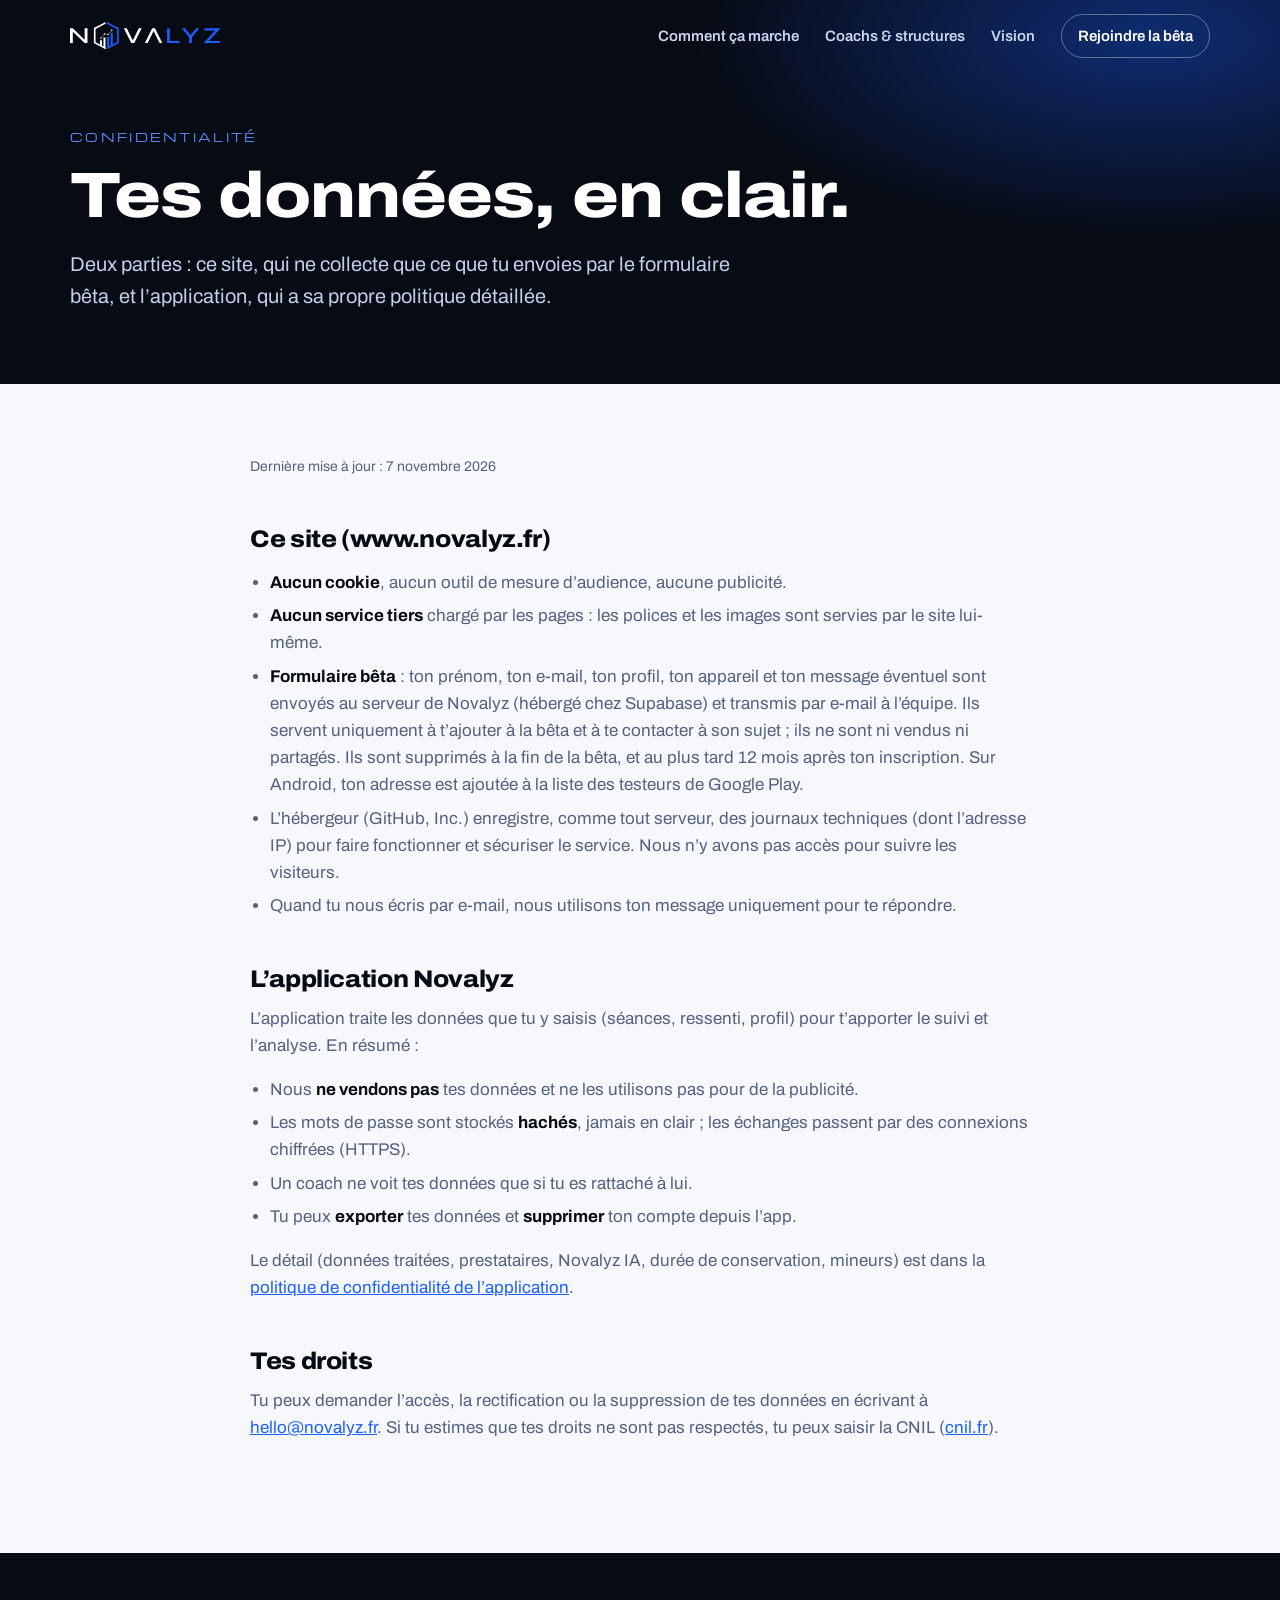
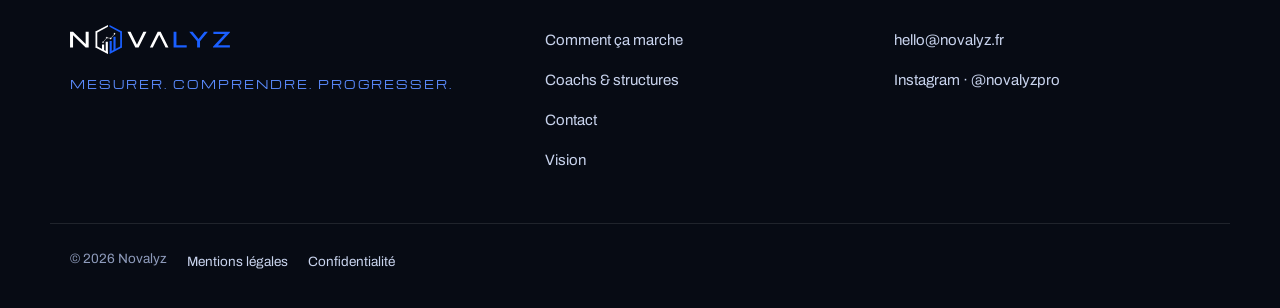
<file: confidentialite/index.html>
<!DOCTYPE html><html lang="fr"><head><meta charset="utf-8"><meta name="viewport" content="width=device-width, initial-scale=1, viewport-fit=cover"><title>Novalyz · Confidentialité</title><meta name="description" content="Ce que le site et l’application Novalyz font de tes données."><link rel="canonical" href="https://www.novalyz.fr/confidentialite/"><link rel="alternate" hreflang="fr" href="https://www.novalyz.fr/confidentialite/"><link rel="icon" href="/favicon.svg" type="image/svg+xml"><meta name="theme-color" content="#070B14"><meta property="og:type" content="website"><meta property="og:site_name" content="Novalyz"><meta property="og:title" content="Novalyz · Confidentialité"><meta property="og:description" content="Ce que le site et l’application Novalyz font de tes données."><meta property="og:url" content="https://www.novalyz.fr/confidentialite/"><meta property="og:image" content="https://www.novalyz.fr/og-novalyz.jpg"><meta property="og:locale" content="fr_FR"><meta name="twitter:card" content="summary_large_image"><script type="application/ld+json">{"@context":"https://schema.org","@graph":[{"@type":"Organization","name":"Novalyz","url":"https://www.novalyz.fr","email":"hello@novalyz.fr","logo":"https://www.novalyz.fr/favicon.svg","sameAs":["https://www.instagram.com/novalyzpro/"]},{"@type":"SoftwareApplication","name":"Novalyz","applicationCategory":"HealthApplication","operatingSystem":"Android, Web","url":"https://app.novalyz.fr","description":"Ce que le site et l’application Novalyz font de tes données."}]}</script><link rel="stylesheet" href="/_astro/Base.DGlN0k6M.css"><style>.ph[data-astro-cid-73dgtvns]{background:var(--ink);color:#fff;padding:calc(128px + env(safe-area-inset-top,0px)) 0 var(--s8);position:relative;overflow:hidden}.ph[data-astro-cid-73dgtvns]:before{content:"";pointer-events:none;background:radial-gradient(55% 80% at 90% 10%,#1a5fff66,#0000 65%);position:absolute;inset:0}.ph[data-astro-cid-73dgtvns] .wrap[data-astro-cid-73dgtvns]{position:relative}.ph[data-astro-cid-73dgtvns] .eyebrow[data-astro-cid-73dgtvns]{color:var(--blue-2)}h1[data-astro-cid-73dgtvns]{max-width:18ch;margin:16px 0 18px;font-size:clamp(34px,5.4vw,64px)}.lead[data-astro-cid-73dgtvns]{color:#c3cfea;max-width:60ch}
.doc{padding:var(--s8) 0 var(--s9)}.doc .wrap{max-width:820px}.doc h2{margin:var(--s7) 0 12px;font-variation-settings:"wdth" 108;font-size:24px;font-weight:800}.doc h2:first-child{margin-top:0}.doc p,.doc li{color:var(--muted)}.doc p+p{margin-top:10px}.doc ul{flex-direction:column;gap:6px;padding-left:20px;display:flex}.doc b{color:var(--fg)}.doc a{color:var(--accent)}.doc .maj{color:var(--muted);margin-bottom:var(--s6);font-size:14px}.doc .a-completer{color:#b4520f;background:#e8792b29;border-radius:4px;padding:1px 6px;font-weight:700}
</style></head><body><a class="skip" href="#contenu">Aller au contenu</a><header class="hd" data-astro-cid-nen7h5rs><div class="wrap row" data-astro-cid-nen7h5rs><a href="/" class="logo" aria-label="Novalyz, accueil" data-astro-cid-nen7h5rs><svg role="img" aria-label="Novalyz" width="735" height="133" viewBox="0 0 735 133" fill="none" xmlns="http://www.w3.org/2000/svg">
<path d="M191.568 73.121L191.793 121.365L181.888 125.346V73.121H191.568Z" fill="#1A5FFF"/>
<path d="M209.351 54.2118V109.691V112.578L199.447 117.693V54.2118H209.351Z" fill="#1A5FFF"/>
<rect x="230.547" y="29.9333" width="8.06903" height="73.311" fill="#1A5FFF"/>
<path d="M181.438 8.58692L181.438 0.177714L238.616 29.9334L234.628 36.3167L181.438 8.58692Z" fill="#1A5FFF"/>
<path d="M181.888 124.591L181.871 133L238.662 103.125L234.628 96.7758L181.888 124.591Z" fill="#1A5FFF"/>
<path d="M173.784 76.5074V128.837V131.706L163.879 125.315V76.5074H173.784Z" fill="currentColor"/>
<path d="M156.676 89.8759V117.749V119.2L146.771 115.873V89.8759H156.676Z" fill="currentColor"/>
<path d="M125.172 29.9333H117.057L117.103 103.244H125.172V29.9333Z" fill="currentColor"/>
<path d="M174.234 8.58692L174.234 0.177718L117.057 29.9334L121.091 36.3167L174.234 8.58692Z" fill="currentColor"/>
<path d="M173.784 124.591L173.784 133L117.057 103.125L121.091 96.7757L173.784 124.591Z" fill="currentColor"/>
<path d="M154.825 78.9738C154.825 80.6868 153.437 82.0755 151.723 82.0755C150.01 82.0755 148.622 80.6868 148.622 78.9738C148.622 77.2607 150.01 75.872 151.723 75.872C153.437 75.872 154.825 77.2607 154.825 78.9738Z" fill="currentColor" stroke="currentColor"/>
<path d="M171.934 58.2637C171.934 59.9768 170.545 61.3655 168.832 61.3655C167.119 61.3655 165.73 59.9768 165.73 58.2637C165.73 56.5507 167.119 55.162 168.832 55.162C170.545 55.162 171.934 56.5507 171.934 58.2637Z" fill="currentColor" stroke="currentColor"/>
<path d="M189.942 61.8655C189.942 63.5785 188.554 64.9672 186.841 64.9672C185.127 64.9672 183.739 63.5785 183.739 61.8655C183.739 60.1524 185.127 58.7637 186.841 58.7637C188.554 58.7637 189.942 60.1524 189.942 61.8655Z" fill="currentColor" stroke="currentColor"/>
<path d="M207.501 40.255C207.501 41.9681 206.112 43.3568 204.399 43.3568C202.686 43.3568 201.297 41.9681 201.297 40.255C201.297 38.542 202.686 37.1533 204.399 37.1533C206.112 37.1533 207.501 38.542 207.501 40.255Z" fill="currentColor" stroke="currentColor"/>
<path d="M205.155 40.9099L187.596 61.1698" stroke-width="2" stroke="currentColor"/>
<path d="M185.749 61.4964L169.541 58.3449" stroke-width="2" stroke="currentColor"/>
<path d="M169.136 58.9199L151.127 79.63" stroke-width="2" stroke="currentColor"/>
<path d="M658.819 31H734.703V34.113L679.913 92.7071H734.703V103H656.865V99.9372L711.655 41.2929H658.819V31Z" fill="#1A5FFF"/>
<path d="M563.436 31L590.67 64.6402L617.97 31H633.514L597.397 74.431V103H584.008V74.431L547.892 31H563.436Z" fill="#1A5FFF"/>
<path d="M489.02 31V92.7071H536.216V103H475.892V31H489.02Z" fill="#1A5FFF"/>
<path d="M452.302 103H438.95L430.679 86.4307H430.571L425.431 76.1377H425.534L409.643 44.4062L396.261 70.9082L396.09 70.9014L388.343 86.8271L380.271 103H366.919L402.935 31H416.286L452.302 103Z" fill="currentColor"/>
<path d="M300.139 103L263.784 31H278.247L307.568 90.2469L336.954 31H351.351L314.996 103H300.139Z" fill="currentColor"/>
<path d="M13.7991 103H0V31H13.7991L71.8225 86.8326V31H85.6216V103H71.8225L13.7991 47.1674V103Z" fill="currentColor"/>
</svg>
</a><nav aria-label="Navigation principale" data-astro-cid-nen7h5rs><a href="/#comment" data-astro-cid-nen7h5rs>Comment ça marche</a><a href="/coachs-et-structures/" data-astro-cid-nen7h5rs>Coachs &amp; structures</a><a href="/#vision" data-astro-cid-nen7h5rs>Vision</a><a class="cta" href="/beta/" data-astro-cid-nen7h5rs>Rejoindre la bêta</a></nav></div></header><main id="contenu"><section class="ph on-dark" data-astro-cid-73dgtvns><div class="wrap" data-astro-cid-73dgtvns><p class="eyebrow" data-astro-cid-73dgtvns>Confidentialité</p><h1 class="display" data-astro-cid-73dgtvns>Tes données, en clair.</h1><p class="lead" data-astro-cid-73dgtvns>Deux parties : ce site, qui ne collecte que ce que tu envoies par le formulaire bêta, et l’application, qui a sa propre politique détaillée.</p></div></section><section class="doc"><div class="wrap"><p class="maj">Dernière mise à jour : 7 novembre 2026</p><h2>Ce site (www.novalyz.fr)</h2><ul><li><b>Aucun cookie</b>, aucun outil de mesure d’audience, aucune publicité.</li><li><b>Aucun service tiers</b> chargé par les pages : les polices et les images sont servies par le site lui-même.</li><li><b>Formulaire bêta</b> : ton prénom, ton e-mail, ton profil, ton appareil et ton message éventuel sont envoyés au serveur de Novalyz (hébergé chez Supabase) et transmis par e-mail à l’équipe. Ils servent uniquement à t’ajouter à la bêta et à te contacter à son sujet ; ils ne sont ni vendus ni partagés. Ils sont supprimés à la fin de la bêta, et au plus tard 12 mois après ton inscription. Sur Android, ton adresse est ajoutée à la liste des testeurs de Google Play.</li><li>L’hébergeur (GitHub, Inc.) enregistre, comme tout serveur, des journaux techniques (dont l’adresse IP) pour faire fonctionner et sécuriser le service. Nous n’y avons pas accès pour suivre les visiteurs.</li><li>Quand tu nous écris par e-mail, nous utilisons ton message uniquement pour te répondre.</li></ul><h2>L’application Novalyz</h2><p>L’application traite les données que tu y saisis (séances, ressenti, profil) pour t’apporter le suivi et l’analyse. En résumé :</p><ul><li>Nous <b>ne vendons pas</b> tes données et ne les utilisons pas pour de la publicité.</li><li>Les mots de passe sont stockés <b>hachés</b>, jamais en clair ; les échanges passent par des connexions chiffrées (HTTPS).</li><li>Un coach ne voit tes données que si tu es rattaché à lui.</li><li>Tu peux <b>exporter</b> tes données et <b>supprimer</b> ton compte depuis l’app.</li></ul><p>Le détail (données traitées, prestataires, Novalyz IA, durée de conservation, mineurs) est dans la <a href="https://app.novalyz.fr/privacy.html">politique de confidentialité de l’application</a>.</p><h2>Tes droits</h2><p>Tu peux demander l’accès, la rectification ou la suppression de tes données en écrivant à <a href="mailto:hello@novalyz.fr">hello@novalyz.fr</a>. Si tu estimes que tes droits ne sont pas respectés, tu peux saisir la CNIL (<a href="https://www.cnil.fr" rel="noopener">cnil.fr</a>).</p></div></section></main><footer class="ft" data-astro-cid-jo6i4kqk><div class="wrap grid" data-astro-cid-jo6i4kqk><div class="brand" data-astro-cid-jo6i4kqk><span class="logo" data-astro-cid-jo6i4kqk><svg role="img" aria-label="Novalyz" width="735" height="133" viewBox="0 0 735 133" fill="none" xmlns="http://www.w3.org/2000/svg">
<path d="M191.568 73.121L191.793 121.365L181.888 125.346V73.121H191.568Z" fill="#1A5FFF"/>
<path d="M209.351 54.2118V109.691V112.578L199.447 117.693V54.2118H209.351Z" fill="#1A5FFF"/>
<rect x="230.547" y="29.9333" width="8.06903" height="73.311" fill="#1A5FFF"/>
<path d="M181.438 8.58692L181.438 0.177714L238.616 29.9334L234.628 36.3167L181.438 8.58692Z" fill="#1A5FFF"/>
<path d="M181.888 124.591L181.871 133L238.662 103.125L234.628 96.7758L181.888 124.591Z" fill="#1A5FFF"/>
<path d="M173.784 76.5074V128.837V131.706L163.879 125.315V76.5074H173.784Z" fill="currentColor"/>
<path d="M156.676 89.8759V117.749V119.2L146.771 115.873V89.8759H156.676Z" fill="currentColor"/>
<path d="M125.172 29.9333H117.057L117.103 103.244H125.172V29.9333Z" fill="currentColor"/>
<path d="M174.234 8.58692L174.234 0.177718L117.057 29.9334L121.091 36.3167L174.234 8.58692Z" fill="currentColor"/>
<path d="M173.784 124.591L173.784 133L117.057 103.125L121.091 96.7757L173.784 124.591Z" fill="currentColor"/>
<path d="M154.825 78.9738C154.825 80.6868 153.437 82.0755 151.723 82.0755C150.01 82.0755 148.622 80.6868 148.622 78.9738C148.622 77.2607 150.01 75.872 151.723 75.872C153.437 75.872 154.825 77.2607 154.825 78.9738Z" fill="currentColor" stroke="currentColor"/>
<path d="M171.934 58.2637C171.934 59.9768 170.545 61.3655 168.832 61.3655C167.119 61.3655 165.73 59.9768 165.73 58.2637C165.73 56.5507 167.119 55.162 168.832 55.162C170.545 55.162 171.934 56.5507 171.934 58.2637Z" fill="currentColor" stroke="currentColor"/>
<path d="M189.942 61.8655C189.942 63.5785 188.554 64.9672 186.841 64.9672C185.127 64.9672 183.739 63.5785 183.739 61.8655C183.739 60.1524 185.127 58.7637 186.841 58.7637C188.554 58.7637 189.942 60.1524 189.942 61.8655Z" fill="currentColor" stroke="currentColor"/>
<path d="M207.501 40.255C207.501 41.9681 206.112 43.3568 204.399 43.3568C202.686 43.3568 201.297 41.9681 201.297 40.255C201.297 38.542 202.686 37.1533 204.399 37.1533C206.112 37.1533 207.501 38.542 207.501 40.255Z" fill="currentColor" stroke="currentColor"/>
<path d="M205.155 40.9099L187.596 61.1698" stroke-width="2" stroke="currentColor"/>
<path d="M185.749 61.4964L169.541 58.3449" stroke-width="2" stroke="currentColor"/>
<path d="M169.136 58.9199L151.127 79.63" stroke-width="2" stroke="currentColor"/>
<path d="M658.819 31H734.703V34.113L679.913 92.7071H734.703V103H656.865V99.9372L711.655 41.2929H658.819V31Z" fill="#1A5FFF"/>
<path d="M563.436 31L590.67 64.6402L617.97 31H633.514L597.397 74.431V103H584.008V74.431L547.892 31H563.436Z" fill="#1A5FFF"/>
<path d="M489.02 31V92.7071H536.216V103H475.892V31H489.02Z" fill="#1A5FFF"/>
<path d="M452.302 103H438.95L430.679 86.4307H430.571L425.431 76.1377H425.534L409.643 44.4062L396.261 70.9082L396.09 70.9014L388.343 86.8271L380.271 103H366.919L402.935 31H416.286L452.302 103Z" fill="currentColor"/>
<path d="M300.139 103L263.784 31H278.247L307.568 90.2469L336.954 31H351.351L314.996 103H300.139Z" fill="currentColor"/>
<path d="M13.7991 103H0V31H13.7991L71.8225 86.8326V31H85.6216V103H71.8225L13.7991 47.1674V103Z" fill="currentColor"/>
</svg>
</span><p class="sig" data-astro-cid-jo6i4kqk>Mesurer. Comprendre. Progresser.</p></div><nav aria-label="Pied de page" data-astro-cid-jo6i4kqk><a href="/#comment" data-astro-cid-jo6i4kqk>Comment ça marche</a><a href="/coachs-et-structures/" data-astro-cid-jo6i4kqk>Coachs &amp; structures</a><a href="/contact/" data-astro-cid-jo6i4kqk>Contact</a><a href="/#vision" data-astro-cid-jo6i4kqk>Vision</a></nav><div class="contact" data-astro-cid-jo6i4kqk><a href="mailto:hello@novalyz.fr" data-astro-cid-jo6i4kqk>hello@novalyz.fr</a><a href="https://www.instagram.com/novalyzpro/" rel="noopener" data-astro-cid-jo6i4kqk>Instagram · @novalyzpro</a></div></div><div class="wrap legal" data-astro-cid-jo6i4kqk><span data-astro-cid-jo6i4kqk>© 2026 Novalyz</span><a href="/mentions-legales/" data-astro-cid-jo6i4kqk>Mentions légales</a><a href="/confidentialite/" data-astro-cid-jo6i4kqk>Confidentialité</a></div></footer></body></html>
</file>
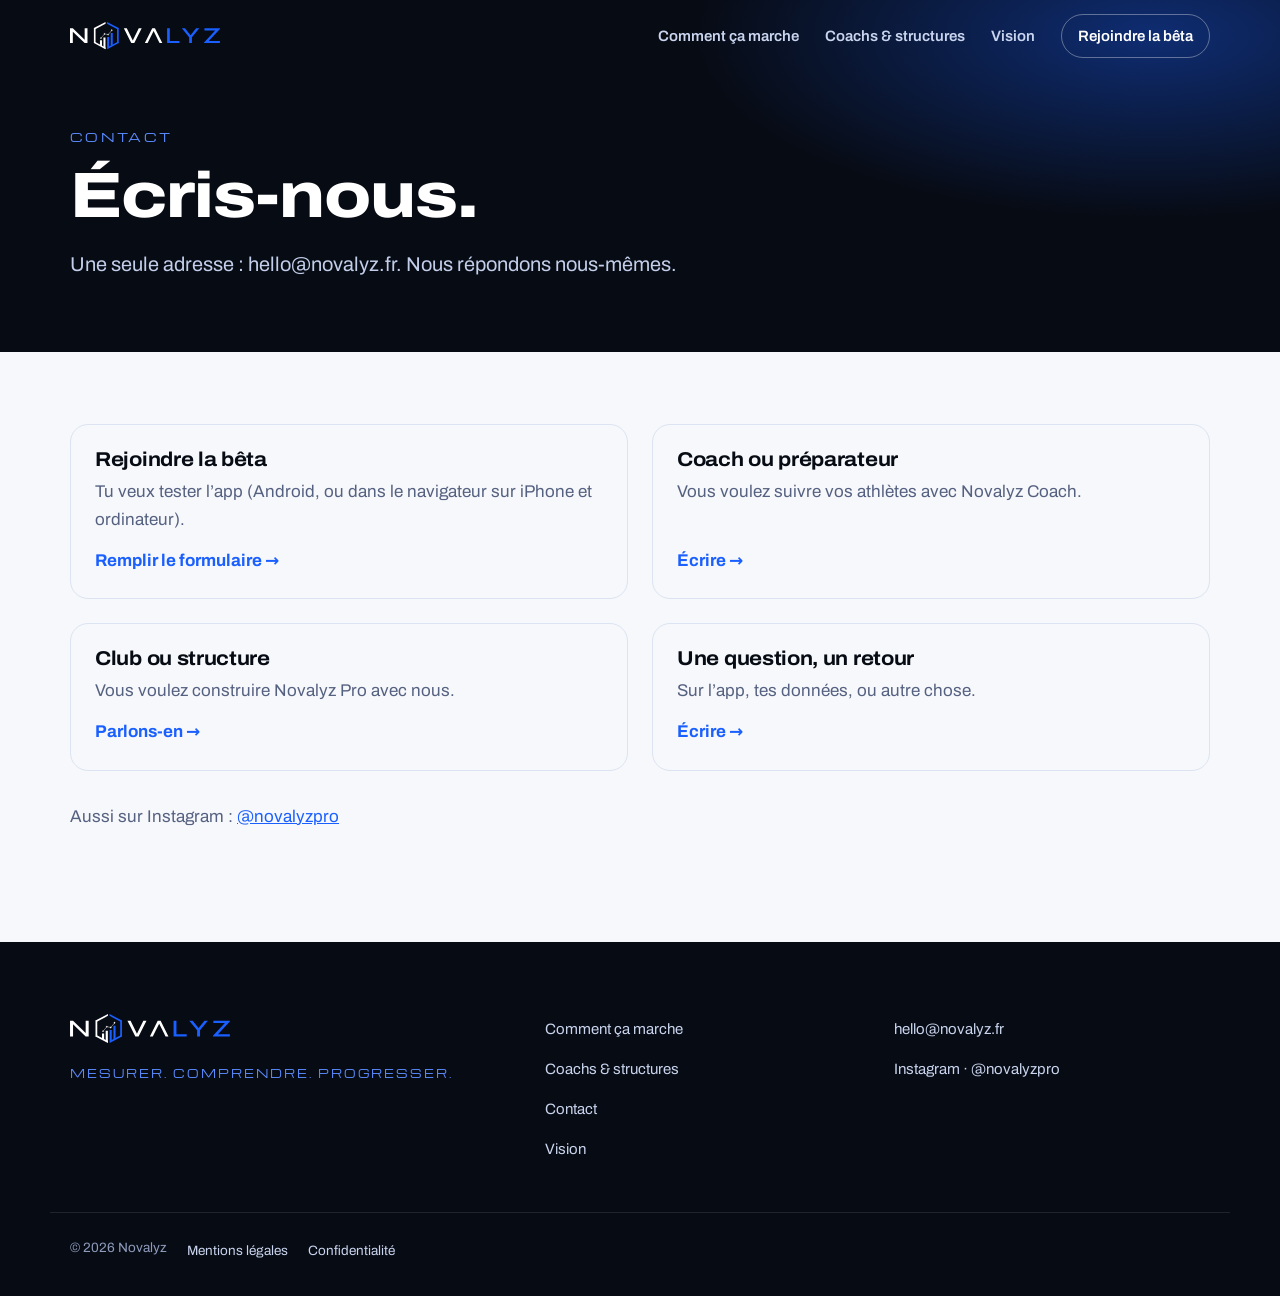
<file: contact/index.html>
<!DOCTYPE html><html lang="fr"><head><meta charset="utf-8"><meta name="viewport" content="width=device-width, initial-scale=1, viewport-fit=cover"><title>Novalyz · Contact</title><meta name="description" content="Écrire à l’équipe Novalyz : bêta, coachs, clubs et structures, questions."><link rel="canonical" href="https://www.novalyz.fr/contact/"><link rel="alternate" hreflang="fr" href="https://www.novalyz.fr/contact/"><link rel="icon" href="/favicon.svg" type="image/svg+xml"><meta name="theme-color" content="#070B14"><meta property="og:type" content="website"><meta property="og:site_name" content="Novalyz"><meta property="og:title" content="Novalyz · Contact"><meta property="og:description" content="Écrire à l’équipe Novalyz : bêta, coachs, clubs et structures, questions."><meta property="og:url" content="https://www.novalyz.fr/contact/"><meta property="og:image" content="https://www.novalyz.fr/og-novalyz.jpg"><meta property="og:locale" content="fr_FR"><meta name="twitter:card" content="summary_large_image"><script type="application/ld+json">{"@context":"https://schema.org","@graph":[{"@type":"Organization","name":"Novalyz","url":"https://www.novalyz.fr","email":"hello@novalyz.fr","logo":"https://www.novalyz.fr/favicon.svg","sameAs":["https://www.instagram.com/novalyzpro/"]},{"@type":"SoftwareApplication","name":"Novalyz","applicationCategory":"HealthApplication","operatingSystem":"Android, Web","url":"https://app.novalyz.fr","description":"Écrire à l’équipe Novalyz : bêta, coachs, clubs et structures, questions."}]}</script><link rel="stylesheet" href="/_astro/Base.DGlN0k6M.css"><style>.ph[data-astro-cid-73dgtvns]{background:var(--ink);color:#fff;padding:calc(128px + env(safe-area-inset-top,0px)) 0 var(--s8);position:relative;overflow:hidden}.ph[data-astro-cid-73dgtvns]:before{content:"";pointer-events:none;background:radial-gradient(55% 80% at 90% 10%,#1a5fff66,#0000 65%);position:absolute;inset:0}.ph[data-astro-cid-73dgtvns] .wrap[data-astro-cid-73dgtvns]{position:relative}.ph[data-astro-cid-73dgtvns] .eyebrow[data-astro-cid-73dgtvns]{color:var(--blue-2)}h1[data-astro-cid-73dgtvns]{max-width:18ch;margin:16px 0 18px;font-size:clamp(34px,5.4vw,64px)}.lead[data-astro-cid-73dgtvns]{color:#c3cfea;max-width:60ch}
.c[data-astro-cid-6bfsojfh]{padding:var(--s8) 0 var(--s9)}.cartes[data-astro-cid-6bfsojfh]{gap:var(--s5);grid-template-columns:repeat(2,minmax(0,1fr));margin:0;padding:0;list-style:none;display:grid}.cartes[data-astro-cid-6bfsojfh] li[data-astro-cid-6bfsojfh]{border:1px solid var(--line);background:var(--bg);border-radius:18px;flex-direction:column;gap:8px;padding:24px;display:flex}.cartes[data-astro-cid-6bfsojfh] h2[data-astro-cid-6bfsojfh]{font-variation-settings:"wdth" 110;font-size:20px}.cartes[data-astro-cid-6bfsojfh] p[data-astro-cid-6bfsojfh]{color:var(--muted);flex:1}.cartes[data-astro-cid-6bfsojfh] a[data-astro-cid-6bfsojfh]{color:var(--accent);margin-top:6px;font-weight:700;text-decoration:none}.autres[data-astro-cid-6bfsojfh]{margin-top:var(--s6);color:var(--muted)}.autres[data-astro-cid-6bfsojfh] a[data-astro-cid-6bfsojfh]{color:var(--accent)}@media (width<=700px){.cartes[data-astro-cid-6bfsojfh]{grid-template-columns:1fr}}
</style></head><body><a class="skip" href="#contenu">Aller au contenu</a><header class="hd" data-astro-cid-nen7h5rs><div class="wrap row" data-astro-cid-nen7h5rs><a href="/" class="logo" aria-label="Novalyz, accueil" data-astro-cid-nen7h5rs><svg role="img" aria-label="Novalyz" width="735" height="133" viewBox="0 0 735 133" fill="none" xmlns="http://www.w3.org/2000/svg">
<path d="M191.568 73.121L191.793 121.365L181.888 125.346V73.121H191.568Z" fill="#1A5FFF"/>
<path d="M209.351 54.2118V109.691V112.578L199.447 117.693V54.2118H209.351Z" fill="#1A5FFF"/>
<rect x="230.547" y="29.9333" width="8.06903" height="73.311" fill="#1A5FFF"/>
<path d="M181.438 8.58692L181.438 0.177714L238.616 29.9334L234.628 36.3167L181.438 8.58692Z" fill="#1A5FFF"/>
<path d="M181.888 124.591L181.871 133L238.662 103.125L234.628 96.7758L181.888 124.591Z" fill="#1A5FFF"/>
<path d="M173.784 76.5074V128.837V131.706L163.879 125.315V76.5074H173.784Z" fill="currentColor"/>
<path d="M156.676 89.8759V117.749V119.2L146.771 115.873V89.8759H156.676Z" fill="currentColor"/>
<path d="M125.172 29.9333H117.057L117.103 103.244H125.172V29.9333Z" fill="currentColor"/>
<path d="M174.234 8.58692L174.234 0.177718L117.057 29.9334L121.091 36.3167L174.234 8.58692Z" fill="currentColor"/>
<path d="M173.784 124.591L173.784 133L117.057 103.125L121.091 96.7757L173.784 124.591Z" fill="currentColor"/>
<path d="M154.825 78.9738C154.825 80.6868 153.437 82.0755 151.723 82.0755C150.01 82.0755 148.622 80.6868 148.622 78.9738C148.622 77.2607 150.01 75.872 151.723 75.872C153.437 75.872 154.825 77.2607 154.825 78.9738Z" fill="currentColor" stroke="currentColor"/>
<path d="M171.934 58.2637C171.934 59.9768 170.545 61.3655 168.832 61.3655C167.119 61.3655 165.73 59.9768 165.73 58.2637C165.73 56.5507 167.119 55.162 168.832 55.162C170.545 55.162 171.934 56.5507 171.934 58.2637Z" fill="currentColor" stroke="currentColor"/>
<path d="M189.942 61.8655C189.942 63.5785 188.554 64.9672 186.841 64.9672C185.127 64.9672 183.739 63.5785 183.739 61.8655C183.739 60.1524 185.127 58.7637 186.841 58.7637C188.554 58.7637 189.942 60.1524 189.942 61.8655Z" fill="currentColor" stroke="currentColor"/>
<path d="M207.501 40.255C207.501 41.9681 206.112 43.3568 204.399 43.3568C202.686 43.3568 201.297 41.9681 201.297 40.255C201.297 38.542 202.686 37.1533 204.399 37.1533C206.112 37.1533 207.501 38.542 207.501 40.255Z" fill="currentColor" stroke="currentColor"/>
<path d="M205.155 40.9099L187.596 61.1698" stroke-width="2" stroke="currentColor"/>
<path d="M185.749 61.4964L169.541 58.3449" stroke-width="2" stroke="currentColor"/>
<path d="M169.136 58.9199L151.127 79.63" stroke-width="2" stroke="currentColor"/>
<path d="M658.819 31H734.703V34.113L679.913 92.7071H734.703V103H656.865V99.9372L711.655 41.2929H658.819V31Z" fill="#1A5FFF"/>
<path d="M563.436 31L590.67 64.6402L617.97 31H633.514L597.397 74.431V103H584.008V74.431L547.892 31H563.436Z" fill="#1A5FFF"/>
<path d="M489.02 31V92.7071H536.216V103H475.892V31H489.02Z" fill="#1A5FFF"/>
<path d="M452.302 103H438.95L430.679 86.4307H430.571L425.431 76.1377H425.534L409.643 44.4062L396.261 70.9082L396.09 70.9014L388.343 86.8271L380.271 103H366.919L402.935 31H416.286L452.302 103Z" fill="currentColor"/>
<path d="M300.139 103L263.784 31H278.247L307.568 90.2469L336.954 31H351.351L314.996 103H300.139Z" fill="currentColor"/>
<path d="M13.7991 103H0V31H13.7991L71.8225 86.8326V31H85.6216V103H71.8225L13.7991 47.1674V103Z" fill="currentColor"/>
</svg>
</a><nav aria-label="Navigation principale" data-astro-cid-nen7h5rs><a href="/#comment" data-astro-cid-nen7h5rs>Comment ça marche</a><a href="/coachs-et-structures/" data-astro-cid-nen7h5rs>Coachs &amp; structures</a><a href="/#vision" data-astro-cid-nen7h5rs>Vision</a><a class="cta" href="/beta/" data-astro-cid-nen7h5rs>Rejoindre la bêta</a></nav></div></header><main id="contenu"><section class="ph on-dark" data-astro-cid-73dgtvns><div class="wrap" data-astro-cid-73dgtvns><p class="eyebrow" data-astro-cid-73dgtvns>Contact</p><h1 class="display" data-astro-cid-73dgtvns>Écris-nous.</h1><p class="lead" data-astro-cid-73dgtvns>Une seule adresse : hello@novalyz.fr. Nous répondons nous-mêmes.</p></div></section><section class="c" data-astro-cid-6bfsojfh><div class="wrap" data-astro-cid-6bfsojfh><ul class="cartes" data-astro-cid-6bfsojfh><li data-astro-cid-6bfsojfh><h2 data-astro-cid-6bfsojfh>Rejoindre la bêta</h2><p data-astro-cid-6bfsojfh>Tu veux tester l’app (Android, ou dans le navigateur sur iPhone et ordinateur).</p><a href="/beta/" data-astro-cid-6bfsojfh>Remplir le formulaire →</a></li><li data-astro-cid-6bfsojfh><h2 data-astro-cid-6bfsojfh>Coach ou préparateur</h2><p data-astro-cid-6bfsojfh>Vous voulez suivre vos athlètes avec Novalyz Coach.</p><a href="mailto:hello@novalyz.fr?subject=Novalyz%20Coach" data-astro-cid-6bfsojfh>Écrire →</a></li><li data-astro-cid-6bfsojfh><h2 data-astro-cid-6bfsojfh>Club ou structure</h2><p data-astro-cid-6bfsojfh>Vous voulez construire Novalyz Pro avec nous.</p><a href="mailto:hello@novalyz.fr?subject=Novalyz%20Pro%20%3A%20parlons-en" data-astro-cid-6bfsojfh>Parlons-en →</a></li><li data-astro-cid-6bfsojfh><h2 data-astro-cid-6bfsojfh>Une question, un retour</h2><p data-astro-cid-6bfsojfh>Sur l’app, tes données, ou autre chose.</p><a href="mailto:hello@novalyz.fr?subject=Question%20sur%20Novalyz" data-astro-cid-6bfsojfh>Écrire →</a></li></ul><p class="autres" data-astro-cid-6bfsojfh>Aussi sur Instagram : <a href="https://www.instagram.com/novalyzpro/" rel="noopener" data-astro-cid-6bfsojfh>@novalyzpro</a></p></div></section></main><footer class="ft" data-astro-cid-jo6i4kqk><div class="wrap grid" data-astro-cid-jo6i4kqk><div class="brand" data-astro-cid-jo6i4kqk><span class="logo" data-astro-cid-jo6i4kqk><svg role="img" aria-label="Novalyz" width="735" height="133" viewBox="0 0 735 133" fill="none" xmlns="http://www.w3.org/2000/svg">
<path d="M191.568 73.121L191.793 121.365L181.888 125.346V73.121H191.568Z" fill="#1A5FFF"/>
<path d="M209.351 54.2118V109.691V112.578L199.447 117.693V54.2118H209.351Z" fill="#1A5FFF"/>
<rect x="230.547" y="29.9333" width="8.06903" height="73.311" fill="#1A5FFF"/>
<path d="M181.438 8.58692L181.438 0.177714L238.616 29.9334L234.628 36.3167L181.438 8.58692Z" fill="#1A5FFF"/>
<path d="M181.888 124.591L181.871 133L238.662 103.125L234.628 96.7758L181.888 124.591Z" fill="#1A5FFF"/>
<path d="M173.784 76.5074V128.837V131.706L163.879 125.315V76.5074H173.784Z" fill="currentColor"/>
<path d="M156.676 89.8759V117.749V119.2L146.771 115.873V89.8759H156.676Z" fill="currentColor"/>
<path d="M125.172 29.9333H117.057L117.103 103.244H125.172V29.9333Z" fill="currentColor"/>
<path d="M174.234 8.58692L174.234 0.177718L117.057 29.9334L121.091 36.3167L174.234 8.58692Z" fill="currentColor"/>
<path d="M173.784 124.591L173.784 133L117.057 103.125L121.091 96.7757L173.784 124.591Z" fill="currentColor"/>
<path d="M154.825 78.9738C154.825 80.6868 153.437 82.0755 151.723 82.0755C150.01 82.0755 148.622 80.6868 148.622 78.9738C148.622 77.2607 150.01 75.872 151.723 75.872C153.437 75.872 154.825 77.2607 154.825 78.9738Z" fill="currentColor" stroke="currentColor"/>
<path d="M171.934 58.2637C171.934 59.9768 170.545 61.3655 168.832 61.3655C167.119 61.3655 165.73 59.9768 165.73 58.2637C165.73 56.5507 167.119 55.162 168.832 55.162C170.545 55.162 171.934 56.5507 171.934 58.2637Z" fill="currentColor" stroke="currentColor"/>
<path d="M189.942 61.8655C189.942 63.5785 188.554 64.9672 186.841 64.9672C185.127 64.9672 183.739 63.5785 183.739 61.8655C183.739 60.1524 185.127 58.7637 186.841 58.7637C188.554 58.7637 189.942 60.1524 189.942 61.8655Z" fill="currentColor" stroke="currentColor"/>
<path d="M207.501 40.255C207.501 41.9681 206.112 43.3568 204.399 43.3568C202.686 43.3568 201.297 41.9681 201.297 40.255C201.297 38.542 202.686 37.1533 204.399 37.1533C206.112 37.1533 207.501 38.542 207.501 40.255Z" fill="currentColor" stroke="currentColor"/>
<path d="M205.155 40.9099L187.596 61.1698" stroke-width="2" stroke="currentColor"/>
<path d="M185.749 61.4964L169.541 58.3449" stroke-width="2" stroke="currentColor"/>
<path d="M169.136 58.9199L151.127 79.63" stroke-width="2" stroke="currentColor"/>
<path d="M658.819 31H734.703V34.113L679.913 92.7071H734.703V103H656.865V99.9372L711.655 41.2929H658.819V31Z" fill="#1A5FFF"/>
<path d="M563.436 31L590.67 64.6402L617.97 31H633.514L597.397 74.431V103H584.008V74.431L547.892 31H563.436Z" fill="#1A5FFF"/>
<path d="M489.02 31V92.7071H536.216V103H475.892V31H489.02Z" fill="#1A5FFF"/>
<path d="M452.302 103H438.95L430.679 86.4307H430.571L425.431 76.1377H425.534L409.643 44.4062L396.261 70.9082L396.09 70.9014L388.343 86.8271L380.271 103H366.919L402.935 31H416.286L452.302 103Z" fill="currentColor"/>
<path d="M300.139 103L263.784 31H278.247L307.568 90.2469L336.954 31H351.351L314.996 103H300.139Z" fill="currentColor"/>
<path d="M13.7991 103H0V31H13.7991L71.8225 86.8326V31H85.6216V103H71.8225L13.7991 47.1674V103Z" fill="currentColor"/>
</svg>
</span><p class="sig" data-astro-cid-jo6i4kqk>Mesurer. Comprendre. Progresser.</p></div><nav aria-label="Pied de page" data-astro-cid-jo6i4kqk><a href="/#comment" data-astro-cid-jo6i4kqk>Comment ça marche</a><a href="/coachs-et-structures/" data-astro-cid-jo6i4kqk>Coachs &amp; structures</a><a href="/contact/" data-astro-cid-jo6i4kqk>Contact</a><a href="/#vision" data-astro-cid-jo6i4kqk>Vision</a></nav><div class="contact" data-astro-cid-jo6i4kqk><a href="mailto:hello@novalyz.fr" data-astro-cid-jo6i4kqk>hello@novalyz.fr</a><a href="https://www.instagram.com/novalyzpro/" rel="noopener" data-astro-cid-jo6i4kqk>Instagram · @novalyzpro</a></div></div><div class="wrap legal" data-astro-cid-jo6i4kqk><span data-astro-cid-jo6i4kqk>© 2026 Novalyz</span><a href="/mentions-legales/" data-astro-cid-jo6i4kqk>Mentions légales</a><a href="/confidentialite/" data-astro-cid-jo6i4kqk>Confidentialité</a></div></footer></body></html>
</file>
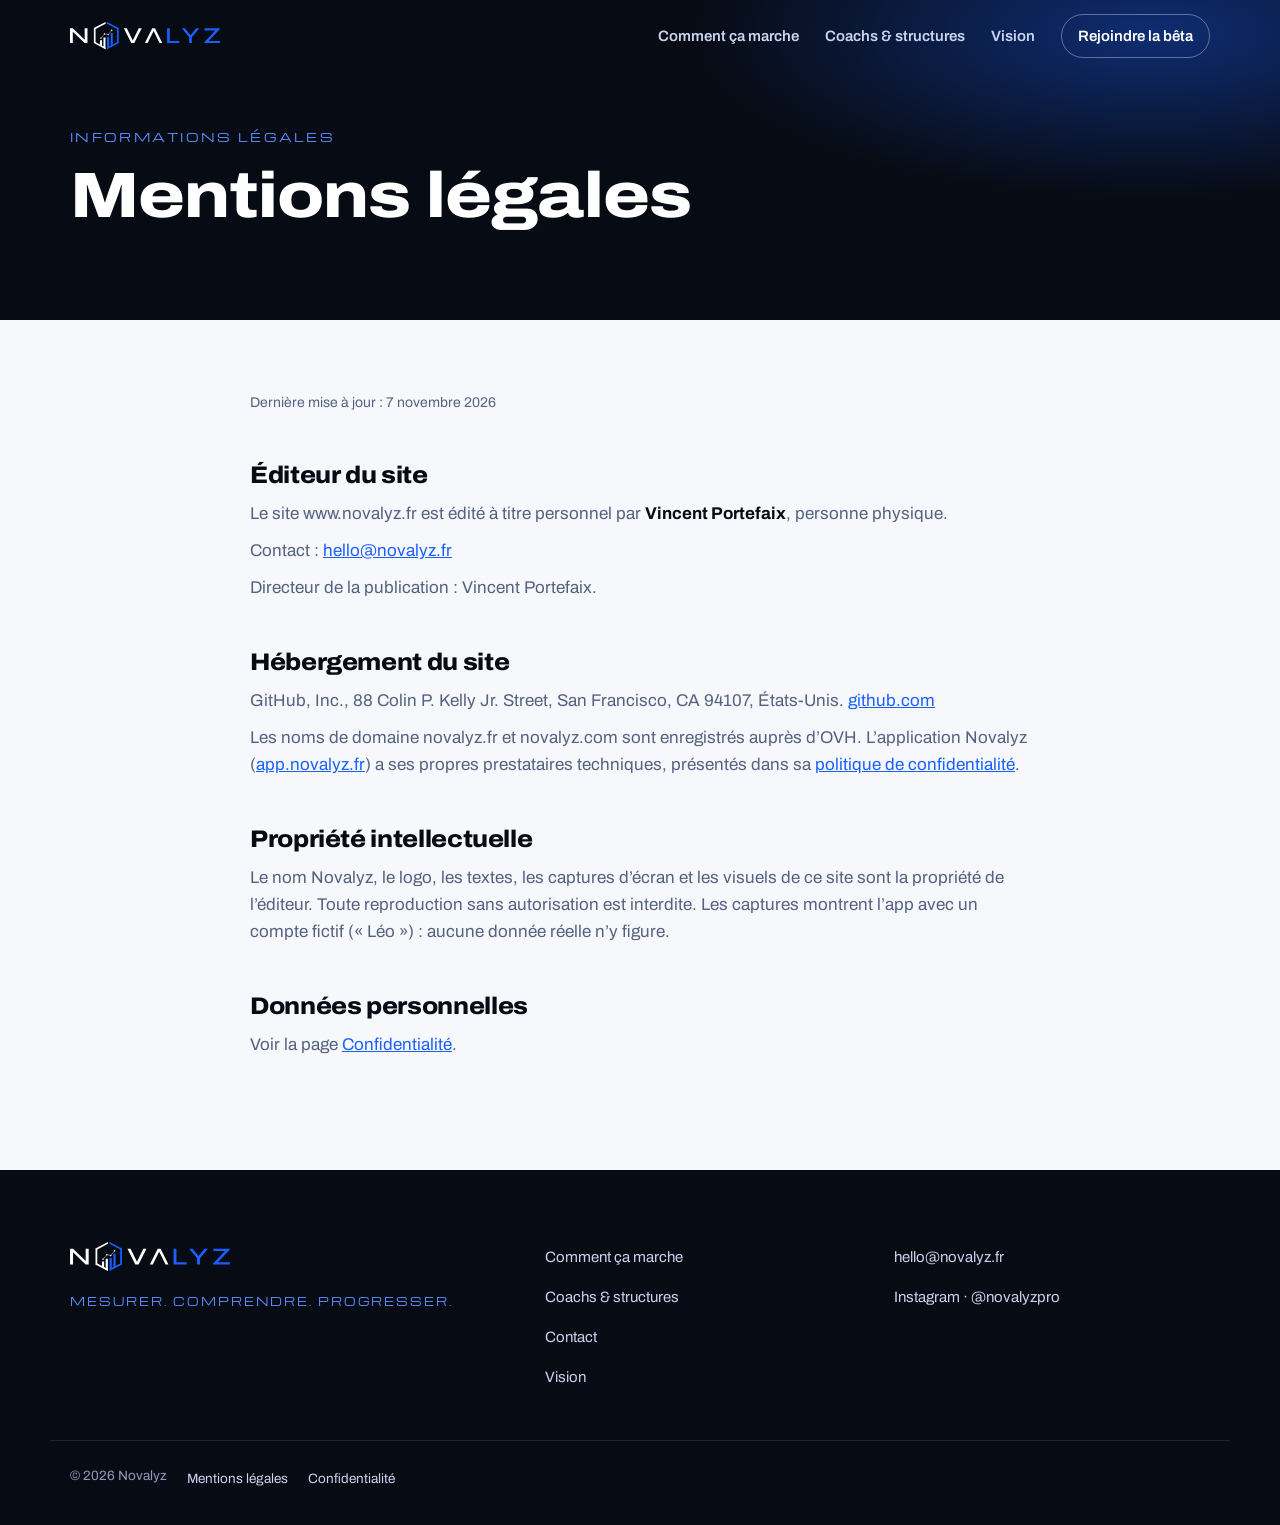
<file: mentions-legales/index.html>
<!DOCTYPE html><html lang="fr"><head><meta charset="utf-8"><meta name="viewport" content="width=device-width, initial-scale=1, viewport-fit=cover"><title>Novalyz · Mentions légales</title><meta name="description" content="Mentions légales du site Novalyz : éditeur, hébergement, propriété intellectuelle."><link rel="canonical" href="https://www.novalyz.fr/mentions-legales/"><link rel="alternate" hreflang="fr" href="https://www.novalyz.fr/mentions-legales/"><link rel="icon" href="/favicon.svg" type="image/svg+xml"><meta name="theme-color" content="#070B14"><meta property="og:type" content="website"><meta property="og:site_name" content="Novalyz"><meta property="og:title" content="Novalyz · Mentions légales"><meta property="og:description" content="Mentions légales du site Novalyz : éditeur, hébergement, propriété intellectuelle."><meta property="og:url" content="https://www.novalyz.fr/mentions-legales/"><meta property="og:image" content="https://www.novalyz.fr/og-novalyz.jpg"><meta property="og:locale" content="fr_FR"><meta name="twitter:card" content="summary_large_image"><script type="application/ld+json">{"@context":"https://schema.org","@graph":[{"@type":"Organization","name":"Novalyz","url":"https://www.novalyz.fr","email":"hello@novalyz.fr","logo":"https://www.novalyz.fr/favicon.svg","sameAs":["https://www.instagram.com/novalyzpro/"]},{"@type":"SoftwareApplication","name":"Novalyz","applicationCategory":"HealthApplication","operatingSystem":"Android, Web","url":"https://app.novalyz.fr","description":"Mentions légales du site Novalyz : éditeur, hébergement, propriété intellectuelle."}]}</script><link rel="stylesheet" href="/_astro/Base.DGlN0k6M.css"><style>.ph[data-astro-cid-73dgtvns]{background:var(--ink);color:#fff;padding:calc(128px + env(safe-area-inset-top,0px)) 0 var(--s8);position:relative;overflow:hidden}.ph[data-astro-cid-73dgtvns]:before{content:"";pointer-events:none;background:radial-gradient(55% 80% at 90% 10%,#1a5fff66,#0000 65%);position:absolute;inset:0}.ph[data-astro-cid-73dgtvns] .wrap[data-astro-cid-73dgtvns]{position:relative}.ph[data-astro-cid-73dgtvns] .eyebrow[data-astro-cid-73dgtvns]{color:var(--blue-2)}h1[data-astro-cid-73dgtvns]{max-width:18ch;margin:16px 0 18px;font-size:clamp(34px,5.4vw,64px)}.lead[data-astro-cid-73dgtvns]{color:#c3cfea;max-width:60ch}
.doc{padding:var(--s8) 0 var(--s9)}.doc .wrap{max-width:820px}.doc h2{margin:var(--s7) 0 12px;font-variation-settings:"wdth" 108;font-size:24px;font-weight:800}.doc h2:first-child{margin-top:0}.doc p,.doc li{color:var(--muted)}.doc p+p{margin-top:10px}.doc ul{flex-direction:column;gap:6px;padding-left:20px;display:flex}.doc b{color:var(--fg)}.doc a{color:var(--accent)}.doc .maj{color:var(--muted);margin-bottom:var(--s6);font-size:14px}.doc .a-completer{color:#b4520f;background:#e8792b29;border-radius:4px;padding:1px 6px;font-weight:700}
</style></head><body><a class="skip" href="#contenu">Aller au contenu</a><header class="hd" data-astro-cid-nen7h5rs><div class="wrap row" data-astro-cid-nen7h5rs><a href="/" class="logo" aria-label="Novalyz, accueil" data-astro-cid-nen7h5rs><svg role="img" aria-label="Novalyz" width="735" height="133" viewBox="0 0 735 133" fill="none" xmlns="http://www.w3.org/2000/svg">
<path d="M191.568 73.121L191.793 121.365L181.888 125.346V73.121H191.568Z" fill="#1A5FFF"/>
<path d="M209.351 54.2118V109.691V112.578L199.447 117.693V54.2118H209.351Z" fill="#1A5FFF"/>
<rect x="230.547" y="29.9333" width="8.06903" height="73.311" fill="#1A5FFF"/>
<path d="M181.438 8.58692L181.438 0.177714L238.616 29.9334L234.628 36.3167L181.438 8.58692Z" fill="#1A5FFF"/>
<path d="M181.888 124.591L181.871 133L238.662 103.125L234.628 96.7758L181.888 124.591Z" fill="#1A5FFF"/>
<path d="M173.784 76.5074V128.837V131.706L163.879 125.315V76.5074H173.784Z" fill="currentColor"/>
<path d="M156.676 89.8759V117.749V119.2L146.771 115.873V89.8759H156.676Z" fill="currentColor"/>
<path d="M125.172 29.9333H117.057L117.103 103.244H125.172V29.9333Z" fill="currentColor"/>
<path d="M174.234 8.58692L174.234 0.177718L117.057 29.9334L121.091 36.3167L174.234 8.58692Z" fill="currentColor"/>
<path d="M173.784 124.591L173.784 133L117.057 103.125L121.091 96.7757L173.784 124.591Z" fill="currentColor"/>
<path d="M154.825 78.9738C154.825 80.6868 153.437 82.0755 151.723 82.0755C150.01 82.0755 148.622 80.6868 148.622 78.9738C148.622 77.2607 150.01 75.872 151.723 75.872C153.437 75.872 154.825 77.2607 154.825 78.9738Z" fill="currentColor" stroke="currentColor"/>
<path d="M171.934 58.2637C171.934 59.9768 170.545 61.3655 168.832 61.3655C167.119 61.3655 165.73 59.9768 165.73 58.2637C165.73 56.5507 167.119 55.162 168.832 55.162C170.545 55.162 171.934 56.5507 171.934 58.2637Z" fill="currentColor" stroke="currentColor"/>
<path d="M189.942 61.8655C189.942 63.5785 188.554 64.9672 186.841 64.9672C185.127 64.9672 183.739 63.5785 183.739 61.8655C183.739 60.1524 185.127 58.7637 186.841 58.7637C188.554 58.7637 189.942 60.1524 189.942 61.8655Z" fill="currentColor" stroke="currentColor"/>
<path d="M207.501 40.255C207.501 41.9681 206.112 43.3568 204.399 43.3568C202.686 43.3568 201.297 41.9681 201.297 40.255C201.297 38.542 202.686 37.1533 204.399 37.1533C206.112 37.1533 207.501 38.542 207.501 40.255Z" fill="currentColor" stroke="currentColor"/>
<path d="M205.155 40.9099L187.596 61.1698" stroke-width="2" stroke="currentColor"/>
<path d="M185.749 61.4964L169.541 58.3449" stroke-width="2" stroke="currentColor"/>
<path d="M169.136 58.9199L151.127 79.63" stroke-width="2" stroke="currentColor"/>
<path d="M658.819 31H734.703V34.113L679.913 92.7071H734.703V103H656.865V99.9372L711.655 41.2929H658.819V31Z" fill="#1A5FFF"/>
<path d="M563.436 31L590.67 64.6402L617.97 31H633.514L597.397 74.431V103H584.008V74.431L547.892 31H563.436Z" fill="#1A5FFF"/>
<path d="M489.02 31V92.7071H536.216V103H475.892V31H489.02Z" fill="#1A5FFF"/>
<path d="M452.302 103H438.95L430.679 86.4307H430.571L425.431 76.1377H425.534L409.643 44.4062L396.261 70.9082L396.09 70.9014L388.343 86.8271L380.271 103H366.919L402.935 31H416.286L452.302 103Z" fill="currentColor"/>
<path d="M300.139 103L263.784 31H278.247L307.568 90.2469L336.954 31H351.351L314.996 103H300.139Z" fill="currentColor"/>
<path d="M13.7991 103H0V31H13.7991L71.8225 86.8326V31H85.6216V103H71.8225L13.7991 47.1674V103Z" fill="currentColor"/>
</svg>
</a><nav aria-label="Navigation principale" data-astro-cid-nen7h5rs><a href="/#comment" data-astro-cid-nen7h5rs>Comment ça marche</a><a href="/coachs-et-structures/" data-astro-cid-nen7h5rs>Coachs &amp; structures</a><a href="/#vision" data-astro-cid-nen7h5rs>Vision</a><a class="cta" href="/beta/" data-astro-cid-nen7h5rs>Rejoindre la bêta</a></nav></div></header><main id="contenu"><section class="ph on-dark" data-astro-cid-73dgtvns><div class="wrap" data-astro-cid-73dgtvns><p class="eyebrow" data-astro-cid-73dgtvns>Informations légales</p><h1 class="display" data-astro-cid-73dgtvns>Mentions légales</h1></div></section><section class="doc"><div class="wrap"><p class="maj">Dernière mise à jour : 7 novembre 2026</p><h2>Éditeur du site</h2><p>Le site www.novalyz.fr est édité à titre personnel par <b>Vincent Portefaix</b>, personne physique.</p><p>Contact : <a href="mailto:hello@novalyz.fr">hello@novalyz.fr</a></p><p>Directeur de la publication : Vincent Portefaix.</p><h2>Hébergement du site</h2><p>GitHub, Inc., 88 Colin P. Kelly Jr. Street, San Francisco, CA 94107, États-Unis. <a href="https://github.com" rel="noopener">github.com</a></p><p>Les noms de domaine novalyz.fr et novalyz.com sont enregistrés auprès d’OVH. L’application Novalyz (<a href="https://app.novalyz.fr">app.novalyz.fr</a>) a ses propres prestataires techniques, présentés dans sa <a href="https://app.novalyz.fr/privacy.html">politique de confidentialité</a>.</p><h2>Propriété intellectuelle</h2><p>Le nom Novalyz, le logo, les textes, les captures d’écran et les visuels de ce site sont la propriété de l’éditeur. Toute reproduction sans autorisation est interdite. Les captures montrent l’app avec un compte fictif (« Léo ») : aucune donnée réelle n’y figure.</p><h2>Données personnelles</h2><p>Voir la page <a href="/confidentialite/">Confidentialité</a>.</p></div></section></main><footer class="ft" data-astro-cid-jo6i4kqk><div class="wrap grid" data-astro-cid-jo6i4kqk><div class="brand" data-astro-cid-jo6i4kqk><span class="logo" data-astro-cid-jo6i4kqk><svg role="img" aria-label="Novalyz" width="735" height="133" viewBox="0 0 735 133" fill="none" xmlns="http://www.w3.org/2000/svg">
<path d="M191.568 73.121L191.793 121.365L181.888 125.346V73.121H191.568Z" fill="#1A5FFF"/>
<path d="M209.351 54.2118V109.691V112.578L199.447 117.693V54.2118H209.351Z" fill="#1A5FFF"/>
<rect x="230.547" y="29.9333" width="8.06903" height="73.311" fill="#1A5FFF"/>
<path d="M181.438 8.58692L181.438 0.177714L238.616 29.9334L234.628 36.3167L181.438 8.58692Z" fill="#1A5FFF"/>
<path d="M181.888 124.591L181.871 133L238.662 103.125L234.628 96.7758L181.888 124.591Z" fill="#1A5FFF"/>
<path d="M173.784 76.5074V128.837V131.706L163.879 125.315V76.5074H173.784Z" fill="currentColor"/>
<path d="M156.676 89.8759V117.749V119.2L146.771 115.873V89.8759H156.676Z" fill="currentColor"/>
<path d="M125.172 29.9333H117.057L117.103 103.244H125.172V29.9333Z" fill="currentColor"/>
<path d="M174.234 8.58692L174.234 0.177718L117.057 29.9334L121.091 36.3167L174.234 8.58692Z" fill="currentColor"/>
<path d="M173.784 124.591L173.784 133L117.057 103.125L121.091 96.7757L173.784 124.591Z" fill="currentColor"/>
<path d="M154.825 78.9738C154.825 80.6868 153.437 82.0755 151.723 82.0755C150.01 82.0755 148.622 80.6868 148.622 78.9738C148.622 77.2607 150.01 75.872 151.723 75.872C153.437 75.872 154.825 77.2607 154.825 78.9738Z" fill="currentColor" stroke="currentColor"/>
<path d="M171.934 58.2637C171.934 59.9768 170.545 61.3655 168.832 61.3655C167.119 61.3655 165.73 59.9768 165.73 58.2637C165.73 56.5507 167.119 55.162 168.832 55.162C170.545 55.162 171.934 56.5507 171.934 58.2637Z" fill="currentColor" stroke="currentColor"/>
<path d="M189.942 61.8655C189.942 63.5785 188.554 64.9672 186.841 64.9672C185.127 64.9672 183.739 63.5785 183.739 61.8655C183.739 60.1524 185.127 58.7637 186.841 58.7637C188.554 58.7637 189.942 60.1524 189.942 61.8655Z" fill="currentColor" stroke="currentColor"/>
<path d="M207.501 40.255C207.501 41.9681 206.112 43.3568 204.399 43.3568C202.686 43.3568 201.297 41.9681 201.297 40.255C201.297 38.542 202.686 37.1533 204.399 37.1533C206.112 37.1533 207.501 38.542 207.501 40.255Z" fill="currentColor" stroke="currentColor"/>
<path d="M205.155 40.9099L187.596 61.1698" stroke-width="2" stroke="currentColor"/>
<path d="M185.749 61.4964L169.541 58.3449" stroke-width="2" stroke="currentColor"/>
<path d="M169.136 58.9199L151.127 79.63" stroke-width="2" stroke="currentColor"/>
<path d="M658.819 31H734.703V34.113L679.913 92.7071H734.703V103H656.865V99.9372L711.655 41.2929H658.819V31Z" fill="#1A5FFF"/>
<path d="M563.436 31L590.67 64.6402L617.97 31H633.514L597.397 74.431V103H584.008V74.431L547.892 31H563.436Z" fill="#1A5FFF"/>
<path d="M489.02 31V92.7071H536.216V103H475.892V31H489.02Z" fill="#1A5FFF"/>
<path d="M452.302 103H438.95L430.679 86.4307H430.571L425.431 76.1377H425.534L409.643 44.4062L396.261 70.9082L396.09 70.9014L388.343 86.8271L380.271 103H366.919L402.935 31H416.286L452.302 103Z" fill="currentColor"/>
<path d="M300.139 103L263.784 31H278.247L307.568 90.2469L336.954 31H351.351L314.996 103H300.139Z" fill="currentColor"/>
<path d="M13.7991 103H0V31H13.7991L71.8225 86.8326V31H85.6216V103H71.8225L13.7991 47.1674V103Z" fill="currentColor"/>
</svg>
</span><p class="sig" data-astro-cid-jo6i4kqk>Mesurer. Comprendre. Progresser.</p></div><nav aria-label="Pied de page" data-astro-cid-jo6i4kqk><a href="/#comment" data-astro-cid-jo6i4kqk>Comment ça marche</a><a href="/coachs-et-structures/" data-astro-cid-jo6i4kqk>Coachs &amp; structures</a><a href="/contact/" data-astro-cid-jo6i4kqk>Contact</a><a href="/#vision" data-astro-cid-jo6i4kqk>Vision</a></nav><div class="contact" data-astro-cid-jo6i4kqk><a href="mailto:hello@novalyz.fr" data-astro-cid-jo6i4kqk>hello@novalyz.fr</a><a href="https://www.instagram.com/novalyzpro/" rel="noopener" data-astro-cid-jo6i4kqk>Instagram · @novalyzpro</a></div></div><div class="wrap legal" data-astro-cid-jo6i4kqk><span data-astro-cid-jo6i4kqk>© 2026 Novalyz</span><a href="/mentions-legales/" data-astro-cid-jo6i4kqk>Mentions légales</a><a href="/confidentialite/" data-astro-cid-jo6i4kqk>Confidentialité</a></div></footer></body></html>
</file>
<file: _astro/Base.DGlN0k6M.css>
@font-face{font-family:Archivo Variable;font-style:normal;font-display:swap;font-weight:100 900;font-stretch:62% 125%;src:url(/_astro/archivo-vietnamese-wdth-normal.rJmnGBSt.woff2)format("woff2-variations");unicode-range:U+102-103,U+110-111,U+128-129,U+168-169,U+1A0-1A1,U+1AF-1B0,U+300-301,U+303-304,U+308-309,U+323,U+329,U+1EA0-1EF9,U+20AB}@font-face{font-family:Archivo Variable;font-style:normal;font-display:swap;font-weight:100 900;font-stretch:62% 125%;src:url(/_astro/archivo-latin-ext-wdth-normal.7khWdh9v.woff2)format("woff2-variations");unicode-range:U+100-2BA,U+2BD-2C5,U+2C7-2CC,U+2CE-2D7,U+2DD-2FF,U+304,U+308,U+329,U+1D00-1DBF,U+1E00-1E9F,U+1EF2-1EFF,U+2020,U+20A0-20AB,U+20AD-20C0,U+2113,U+2C60-2C7F,U+A720-A7FF}@font-face{font-family:Archivo Variable;font-style:normal;font-display:swap;font-weight:100 900;font-stretch:62% 125%;src:url(/_astro/archivo-latin-wdth-normal.DY7AcnAa.woff2)format("woff2-variations");unicode-range:U+??,U+131,U+152-153,U+2BB-2BC,U+2C6,U+2DA,U+2DC,U+304,U+308,U+329,U+2000-206F,U+20AC,U+2122,U+2191,U+2193,U+2212,U+2215,U+FEFF,U+FFFD}@font-face{font-family:Michroma;font-style:normal;font-display:swap;font-weight:400;src:url(/_astro/michroma-latin-400-normal.4gS0VCia.woff2)format("woff2"),url(/_astro/michroma-latin-400-normal.C7Pn7qca.woff)format("woff")}:root{--ink:#070b14;--night:#0b1736;--blue:#1a5fff;--blue-2:#5b8cff;--ice:#eef2fb;--paper:#f7f8fb;--line:#dce3f2;--muted:#556180;--white:#fff;--good:#0a9a55;--warn:#c96a00;--bg:var(--paper);--fg:var(--ink);--card:var(--white);--f-sans:"Archivo Variable", "Archivo", system-ui, -apple-system, "Segoe UI", Roboto, sans-serif;--f-mark:"Michroma", "Arial Narrow", system-ui, sans-serif;--s1:4px;--s2:8px;--s3:12px;--s4:16px;--s5:24px;--s6:32px;--s7:48px;--s8:72px;--s9:112px;--r-sm:8px;--r-md:14px;--r-lg:22px;--r-pill:999px;--r-phone:34px;--sh-card:0 1px 2px #070b140d, 0 8px 24px #070b140f;--sh-phone:0 30px 60px #070b1459, 0 0 0 1px #ffffff0f;--w:1180px;--accent:var(--blue);--st-dispo:#05703b;--st-dispo-bg:#0a9a5524;--st-bientot:#1447c8;--st-bientot-bg:#1a5fff1f;--st-prevu:#4a5573;--st-prevu-bg:#55618024}.on-dark{--accent:#7fa2ff;--st-dispo:#4be29a;--st-dispo-bg:#4be29a24;--st-bientot:#9db8ff;--st-bientot-bg:#5b8cff2e;--st-prevu:#b5c0db;--st-prevu-bg:#b5c0db24}@media (prefers-color-scheme:dark){:root:not([data-theme=light]){--bg:#0a0f1c;--fg:#e9eefa;--card:#121a2e;--line:#24304d;--muted:#9aa6c4;--accent:#7fa2ff;--st-dispo:#4be29a;--st-dispo-bg:#4be29a24;--st-bientot:#9db8ff;--st-bientot-bg:#5b8cff2e;--st-prevu:#b5c0db;--st-prevu-bg:#b5c0db24;color-scheme:dark}}:root[data-theme=dark]{--bg:#0a0f1c;--fg:#e9eefa;--card:#121a2e;--line:#24304d;--muted:#9aa6c4;--accent:#7fa2ff;--st-dispo:#4be29a;--st-dispo-bg:#4be29a24;--st-bientot:#9db8ff;--st-bientot-bg:#5b8cff2e;--st-prevu:#b5c0db;--st-prevu-bg:#b5c0db24;color-scheme:dark}*,:before,:after{box-sizing:border-box}html{-webkit-text-size-adjust:100%;scroll-behavior:smooth}@media (prefers-reduced-motion:reduce){html{scroll-behavior:auto}*,:before,:after{transition:none!important;animation:none!important}}body{background:var(--bg);color:var(--fg);font-family:var(--f-sans);font-variation-settings:"wdth" 100;text-rendering:optimizelegibility;margin:0;font-size:17px;line-height:1.6}img{max-width:100%;height:auto;display:block}a{color:inherit}:focus-visible{outline:2px solid var(--blue);outline-offset:3px;border-radius:4px}h1,h2,h3{text-wrap:balance;letter-spacing:-.015em;margin:0;line-height:1.06}p{margin:0}.wrap{width:100%;max-width:var(--w);padding-left:max(20px, env(safe-area-inset-left,0px));padding-right:max(20px, env(safe-area-inset-right,0px));margin:0 auto}.mark{font-family:var(--f-mark);letter-spacing:.2em;text-transform:uppercase;font-size:12px}.eyebrow{font-family:var(--f-mark);letter-spacing:.2em;text-transform:uppercase;color:var(--accent);font-size:11.5px}.display{font-variation-settings:"wdth" 118;font-weight:800}.lead{color:var(--muted);max-width:60ch;font-size:clamp(17px,1.9vw,20px)}.num{font-variant-numeric:tabular-nums}[hidden]{display:none!important}.sr-only{clip:rect(0 0 0 0);white-space:nowrap;width:1px;height:1px;position:absolute;overflow:hidden}.skip{background:var(--blue);color:#fff;border-radius:var(--r-sm);z-index:100;padding:10px 14px;position:absolute;top:-60px;left:12px}.skip:focus{top:12px}.hd[data-astro-cid-nen7h5rs]{z-index:10;color:#fff;padding-top:env(safe-area-inset-top,0px);position:absolute;top:0;left:0;right:0}.row[data-astro-cid-nen7h5rs]{justify-content:space-between;align-items:center;gap:16px;height:72px;display:flex}.logo[data-astro-cid-nen7h5rs]{color:#fff;width:150px;display:block}.logo[data-astro-cid-nen7h5rs] svg{width:100%;height:auto;display:block}nav[data-astro-cid-nen7h5rs]{align-items:center;gap:26px;font-size:15px;font-weight:600;display:flex}nav[data-astro-cid-nen7h5rs] a[data-astro-cid-nen7h5rs]{color:#c9d4ee;text-decoration:none}nav[data-astro-cid-nen7h5rs] a[data-astro-cid-nen7h5rs]:hover{color:#fff}nav[data-astro-cid-nen7h5rs] .cta[data-astro-cid-nen7h5rs]{color:#fff;border-radius:var(--r-pill);border:1px solid #ffffff59;padding:9px 16px}@media (width<=760px){nav[data-astro-cid-nen7h5rs] a[data-astro-cid-nen7h5rs]:not(.cta){display:none}.logo[data-astro-cid-nen7h5rs]{width:124px}nav[data-astro-cid-nen7h5rs] .cta[data-astro-cid-nen7h5rs]{padding:8px 13px;font-size:14px}}.ft[data-astro-cid-jo6i4kqk]{background:var(--ink);color:#c9d4ee;padding:var(--s8) 0 calc(var(--s6) + env(safe-area-inset-bottom,0px))}.grid[data-astro-cid-jo6i4kqk]{gap:var(--s6);grid-template-columns:1.4fr 1fr 1fr;display:grid}.logo[data-astro-cid-jo6i4kqk]{color:#fff;width:160px;display:block}.logo[data-astro-cid-jo6i4kqk] svg{width:100%;height:auto}.sig[data-astro-cid-jo6i4kqk]{font-family:var(--f-mark);letter-spacing:.18em;text-transform:uppercase;color:var(--blue-2);margin-top:14px;font-size:11px}nav[data-astro-cid-jo6i4kqk],.contact[data-astro-cid-jo6i4kqk]{flex-direction:column;gap:10px;font-size:15px;display:flex}a[data-astro-cid-jo6i4kqk]{color:#c9d4ee;min-height:24px;padding:3px 0;text-decoration:none;display:inline-block}a[data-astro-cid-jo6i4kqk]:hover{color:#fff}.legal[data-astro-cid-jo6i4kqk]{margin-top:var(--s7);padding-top:var(--s5);color:#8e9bbb;border-top:1px solid #ffffff1a;flex-wrap:wrap;gap:20px;font-size:13.5px;display:flex}@media (width<=760px){.grid[data-astro-cid-jo6i4kqk]{grid-template-columns:1fr}}
</file>
<file: _astro/index.D5mT4tEQ.css>
.chart[data-astro-cid-nym2sscs]{border-radius:var(--r-lg);background:#ffffff0a;border:1px solid #ffffff1a;margin:0;padding:20px 20px 16px}figcaption[data-astro-cid-nym2sscs]{flex-wrap:wrap;justify-content:space-between;align-items:baseline;gap:12px;margin-bottom:8px;display:flex}.t[data-astro-cid-nym2sscs]{font-family:var(--f-mark);letter-spacing:.16em;text-transform:uppercase;color:#9db0da;font-size:10.5px}.p[data-astro-cid-nym2sscs]{color:#fff;font-variation-settings:"wdth" 112;font-size:28px;font-weight:800}.p[data-astro-cid-nym2sscs] small[data-astro-cid-nym2sscs]{color:#9db0da;font-size:13px;font-weight:600}svg[data-astro-cid-nym2sscs]{width:100%;height:auto;display:block}.grid[data-astro-cid-nym2sscs]{stroke:#ffffff14;stroke-width:1px}.ax[data-astro-cid-nym2sscs]{fill:#8091b8;font-size:11px;font-family:var(--f-sans)}.area[data-astro-cid-nym2sscs]{fill:#1a5fff29}.line[data-astro-cid-nym2sscs]{fill:none;stroke:var(--blue-2);stroke-width:2.5px;stroke-linejoin:round;stroke-linecap:round}.dot[data-astro-cid-nym2sscs]{fill:#0b1736;stroke:var(--blue-2);stroke-width:2px}.end[data-astro-cid-nym2sscs]{fill:#fff;stroke:var(--blue);stroke-width:3px}.src[data-astro-cid-nym2sscs]{color:#8091b8;margin-top:10px;font-size:12.5px}html.anim .chart[data-astro-cid-nym2sscs] .line[data-astro-cid-nym2sscs]{stroke-dasharray:1;stroke-dashoffset:1px}html.anim .chart[data-astro-cid-nym2sscs] .area[data-astro-cid-nym2sscs],html.anim .chart[data-astro-cid-nym2sscs] circle[data-astro-cid-nym2sscs]{opacity:0;transition:opacity .6s 1.1s}html.anim .chart[data-astro-cid-nym2sscs].on .line[data-astro-cid-nym2sscs]{stroke-dashoffset:0;transition:stroke-dashoffset 1.4s .1s}html.anim .chart[data-astro-cid-nym2sscs].on .area[data-astro-cid-nym2sscs],html.anim .chart[data-astro-cid-nym2sscs].on circle[data-astro-cid-nym2sscs]{opacity:1}.hero[data-astro-cid-lcdefpme]{background:var(--ink);color:#fff;padding:calc(120px + env(safe-area-inset-top,0px)) 0 var(--s8);position:relative;overflow:hidden}.hero[data-astro-cid-lcdefpme]:before{content:"";pointer-events:none;background:radial-gradient(60% 70% at 85% 25%,#1a5fff73,#0000 65%);position:absolute;inset:0}.hero-grid[data-astro-cid-lcdefpme]{gap:var(--s7);grid-template-columns:minmax(0,1.15fr) minmax(0,.85fr);align-items:center;display:grid;position:relative}.hero[data-astro-cid-lcdefpme] h1[data-astro-cid-lcdefpme]{margin:18px 0 22px;font-size:clamp(38px,6.2vw,74px)}.hero[data-astro-cid-lcdefpme] .lead[data-astro-cid-lcdefpme]{color:#c3cfea}.btns[data-astro-cid-lcdefpme]{flex-wrap:wrap;gap:12px;margin-top:30px;display:flex}.sig[data-astro-cid-lcdefpme]{font-family:var(--f-mark);letter-spacing:.2em;text-transform:uppercase;flex-wrap:wrap;gap:18px;margin-top:34px;font-size:12px;display:flex}.sig[data-astro-cid-lcdefpme] .s0[data-astro-cid-lcdefpme]{color:#fff}.sig[data-astro-cid-lcdefpme] .s1[data-astro-cid-lcdefpme]{color:#9db8ff}.sig[data-astro-cid-lcdefpme] .s2[data-astro-cid-lcdefpme]{color:var(--blue-2)}.hero-vis[data-astro-cid-lcdefpme]{flex-direction:column;align-items:center;gap:14px;display:flex}.cap[data-astro-cid-lcdefpme]{color:#8e9bbb;font-size:12.5px}.constat[data-astro-cid-lcdefpme]{padding:var(--s9) 0 var(--s8)}.constat-grid[data-astro-cid-lcdefpme]{gap:var(--s6) var(--s7);grid-template-columns:1fr 1fr;align-items:start;display:grid}.constat[data-astro-cid-lcdefpme] h2[data-astro-cid-lcdefpme]{margin-top:14px;font-size:clamp(30px,4.2vw,50px)}.constat-txt[data-astro-cid-lcdefpme]{flex-direction:column;gap:18px;display:flex}.points[data-astro-cid-lcdefpme]{width:100%;height:auto;margin-top:var(--s5);grid-column:1/-1}.points[data-astro-cid-lcdefpme] circle[data-astro-cid-lcdefpme]{fill:var(--blue);opacity:.55}.chapitres[data-astro-cid-lcdefpme]{padding:var(--s8) 0 0}.chapitres[data-astro-cid-lcdefpme]>.wrap[data-astro-cid-lcdefpme] h2[data-astro-cid-lcdefpme]{margin-top:14px;font-size:clamp(30px,4.2vw,50px)}.chap[data-astro-cid-lcdefpme]{gap:var(--s7);padding-top:var(--s8);padding-bottom:var(--s8);grid-template-columns:minmax(0,1fr) minmax(0,1fr);align-items:center;display:grid}.chap-dark[data-astro-cid-lcdefpme]{background:var(--night);color:#fff;padding:0;display:block}.chap-in[data-astro-cid-lcdefpme]{gap:var(--s7);padding-top:var(--s8);padding-bottom:var(--s8);grid-template-columns:minmax(0,1fr) minmax(0,1fr);align-items:center;display:grid}.chap-prog[data-astro-cid-lcdefpme]{background:var(--ink)}.chap-n[data-astro-cid-lcdefpme]{font-family:var(--f-mark);letter-spacing:.2em;text-transform:uppercase;color:var(--accent);align-items:center;gap:12px;font-size:12px;display:flex}.chap-n[data-astro-cid-lcdefpme] span[data-astro-cid-lcdefpme]{color:var(--muted)}.chap-dark[data-astro-cid-lcdefpme] .chap-n[data-astro-cid-lcdefpme] span[data-astro-cid-lcdefpme]{color:#7e8db2}.chap[data-astro-cid-lcdefpme] h3[data-astro-cid-lcdefpme]{margin:14px 0 20px;font-size:clamp(26px,3.4vw,40px)}.chap[data-astro-cid-lcdefpme] ul[data-astro-cid-lcdefpme],.coach[data-astro-cid-lcdefpme] ul[data-astro-cid-lcdefpme]{flex-direction:column;gap:14px;max-width:54ch;margin:0;padding:0;list-style:none;display:flex}.chap[data-astro-cid-lcdefpme] li[data-astro-cid-lcdefpme],.coach[data-astro-cid-lcdefpme] li[data-astro-cid-lcdefpme]{color:var(--muted);padding-left:22px;position:relative}.chap[data-astro-cid-lcdefpme] li[data-astro-cid-lcdefpme]:before,.coach[data-astro-cid-lcdefpme] li[data-astro-cid-lcdefpme]:before{content:"";background:var(--blue);width:10px;height:2px;position:absolute;top:.62em;left:0}.chap[data-astro-cid-lcdefpme] li[data-astro-cid-lcdefpme] b[data-astro-cid-lcdefpme],.coach[data-astro-cid-lcdefpme] li[data-astro-cid-lcdefpme] b[data-astro-cid-lcdefpme]{color:var(--fg)}.chap-dark[data-astro-cid-lcdefpme] li[data-astro-cid-lcdefpme]{color:#b9c5e3}.chap-dark[data-astro-cid-lcdefpme] li[data-astro-cid-lcdefpme] b[data-astro-cid-lcdefpme]{color:#fff}.chap-vis[data-astro-cid-lcdefpme]{justify-content:center;display:flex}.coach[data-astro-cid-lcdefpme]{background:var(--ice)}@media (prefers-color-scheme:dark){:root:not([data-theme=light]) .coach[data-astro-cid-lcdefpme]{background:#0e1528}}.coach[data-astro-cid-lcdefpme] h2[data-astro-cid-lcdefpme]{margin:14px 0 18px;font-size:clamp(28px,3.8vw,46px)}.coach[data-astro-cid-lcdefpme] .lead[data-astro-cid-lcdefpme]{margin-bottom:22px}.coach[data-astro-cid-lcdefpme] .eyebrow[data-astro-cid-lcdefpme]{align-items:center;gap:12px;display:flex}.vision[data-astro-cid-lcdefpme]{padding:var(--s9) 0}.vision[data-astro-cid-lcdefpme] h2[data-astro-cid-lcdefpme]{max-width:18ch;margin-top:14px;font-size:clamp(28px,4vw,48px)}.etapes[data-astro-cid-lcdefpme]{margin:var(--s7) 0 0;border-top:2px solid var(--line);grid-template-columns:repeat(4,minmax(0,1fr));gap:0;padding:0;list-style:none;display:grid}.etapes[data-astro-cid-lcdefpme] li[data-astro-cid-lcdefpme]{color:var(--muted);padding:22px 22px 0 0;position:relative}.etapes[data-astro-cid-lcdefpme] li[data-astro-cid-lcdefpme]:before{content:"";background:var(--bg);border:2px solid var(--blue);border-radius:50%;width:12px;height:12px;position:absolute;top:-7px;left:0}.etapes[data-astro-cid-lcdefpme] li[data-astro-cid-lcdefpme]:first-child:before{background:var(--blue)}.et-h[data-astro-cid-lcdefpme]{color:var(--fg);font-variation-settings:"wdth" 110;flex-wrap:wrap;align-items:center;gap:10px;margin-bottom:8px;font-size:19px;font-weight:800;display:flex}.beta[data-astro-cid-lcdefpme]{background:var(--blue);color:#fff;padding:var(--s8) 0}.beta-in[data-astro-cid-lcdefpme]{justify-content:space-between;align-items:center;gap:var(--s6);flex-wrap:wrap;display:flex}.beta[data-astro-cid-lcdefpme] h2[data-astro-cid-lcdefpme]{margin:12px 0 14px;font-size:clamp(28px,3.8vw,44px)}.beta[data-astro-cid-lcdefpme] .eyebrow[data-astro-cid-lcdefpme],.beta[data-astro-cid-lcdefpme] .lead[data-astro-cid-lcdefpme]{color:#fff}.beta[data-astro-cid-lcdefpme] .btn.primary{color:var(--blue);background:#fff}@media (width<=900px){.hero-grid[data-astro-cid-lcdefpme],.constat-grid[data-astro-cid-lcdefpme],.chap[data-astro-cid-lcdefpme],.chap-in[data-astro-cid-lcdefpme]{grid-template-columns:1fr}.hero[data-astro-cid-lcdefpme]{padding-top:calc(104px + env(safe-area-inset-top,0px))}.chap-vis[data-astro-cid-lcdefpme]{order:2}.etapes[data-astro-cid-lcdefpme]{grid-template-columns:1fr 1fr;row-gap:28px}}@media (width<=520px){.etapes[data-astro-cid-lcdefpme]{border-top:0;border-left:2px solid var(--line);grid-template-columns:1fr}.etapes[data-astro-cid-lcdefpme] li[data-astro-cid-lcdefpme]{padding:0 0 0 22px}.etapes[data-astro-cid-lcdefpme] li[data-astro-cid-lcdefpme]:before{top:6px;left:-7px}}.histoire[data-astro-cid-lcdefpme]{background:var(--night);color:#fff;padding:var(--s9) 0}.hist-grid[data-astro-cid-lcdefpme]{gap:var(--s7);grid-template-columns:minmax(0,.8fr) minmax(0,1.2fr);align-items:start;display:grid}.histoire[data-astro-cid-lcdefpme] h2[data-astro-cid-lcdefpme]{margin-top:14px;font-size:clamp(30px,4.2vw,50px)}.hist-txt[data-astro-cid-lcdefpme]{color:#c3cfea;flex-direction:column;gap:16px;font-size:17.5px;display:flex}.hist-faits[data-astro-cid-lcdefpme]{flex-wrap:wrap;gap:8px;margin:6px 0 0;padding:0;list-style:none;display:flex}.hist-faits[data-astro-cid-lcdefpme] li[data-astro-cid-lcdefpme]{font-family:var(--f-mark);letter-spacing:.14em;text-transform:uppercase;color:#dce4f7;border-radius:var(--r-pill);border:1px solid #fff3;padding:7px 12px;font-size:10.5px}@media (width<=900px){.hist-grid[data-astro-cid-lcdefpme]{gap:var(--s5);grid-template-columns:1fr}}.confiance[data-astro-cid-lcdefpme]{padding:var(--s9) 0 var(--s8);border-top:1px solid var(--line)}.confiance[data-astro-cid-lcdefpme] h2[data-astro-cid-lcdefpme]{margin:14px 0 0;font-size:clamp(28px,4vw,46px)}.conf-grid[data-astro-cid-lcdefpme]{margin:var(--s7) 0 0;gap:var(--s5);grid-template-columns:repeat(4,minmax(0,1fr));padding:0;list-style:none;display:grid}.conf-grid[data-astro-cid-lcdefpme] li[data-astro-cid-lcdefpme]{border-top:2px solid var(--blue);flex-direction:column;gap:8px;padding-top:16px;display:flex}.conf-grid[data-astro-cid-lcdefpme] b[data-astro-cid-lcdefpme]{font-variation-settings:"wdth" 108;font-size:17px}.conf-grid[data-astro-cid-lcdefpme] span[data-astro-cid-lcdefpme]{color:var(--muted);font-size:15.5px}.conf-grid[data-astro-cid-lcdefpme] a[data-astro-cid-lcdefpme],.faq[data-astro-cid-lcdefpme] a[data-astro-cid-lcdefpme]{color:var(--accent)}.faq[data-astro-cid-lcdefpme]{padding:var(--s8) 0 var(--s9)}.faq-grid[data-astro-cid-lcdefpme]{gap:var(--s7);grid-template-columns:minmax(0,.8fr) minmax(0,1.2fr);align-items:start;display:grid}.faq[data-astro-cid-lcdefpme] h2[data-astro-cid-lcdefpme]{margin:14px 0 18px;font-size:clamp(28px,3.8vw,44px)}.faq-list[data-astro-cid-lcdefpme]{border-top:1px solid var(--line)}details[data-astro-cid-lcdefpme]{border-bottom:1px solid var(--line)}summary[data-astro-cid-lcdefpme]{cursor:pointer;padding:20px 40px 20px 0;font-size:17.5px;font-weight:700;list-style:none;position:relative}summary[data-astro-cid-lcdefpme]::-webkit-details-marker{display:none}summary[data-astro-cid-lcdefpme]:after{content:"";border-right:2px solid var(--blue);border-bottom:2px solid var(--blue);width:12px;height:12px;transition:transform .2s;position:absolute;top:50%;right:6px;transform:translateY(-70%)rotate(45deg)}details[data-astro-cid-lcdefpme][open] summary[data-astro-cid-lcdefpme]:after{transform:translateY(-30%)rotate(-135deg)}details[data-astro-cid-lcdefpme] p[data-astro-cid-lcdefpme]{color:var(--muted);max-width:62ch;padding:0 0 22px}@media (width<=900px){.conf-grid[data-astro-cid-lcdefpme]{grid-template-columns:1fr 1fr}.faq-grid[data-astro-cid-lcdefpme]{grid-template-columns:1fr}}@media (width<=520px){.conf-grid[data-astro-cid-lcdefpme]{grid-template-columns:1fr}}.points[data-astro-cid-lcdefpme] .trend[data-astro-cid-lcdefpme]{fill:none;stroke:var(--blue);stroke-width:2px;stroke-dasharray:1;stroke-dashoffset:1px;opacity:.5}.points[data-astro-cid-lcdefpme] circle[data-astro-cid-lcdefpme]{transition:transform 1s cubic-bezier(.2,.7,.2,1) var(--d), opacity .6s}html.anim .points[data-astro-cid-lcdefpme].on circle[data-astro-cid-lcdefpme]{transform:translateY(var(--dy));opacity:.9}html.anim .points[data-astro-cid-lcdefpme].on .trend[data-astro-cid-lcdefpme]{stroke-dashoffset:0;transition:stroke-dashoffset 1.2s .5s}html.anim [data-astro-cid-lcdefpme][data-anim=chap] .chap-txt[data-astro-cid-lcdefpme]{opacity:0;transition:opacity .7s,transform .7s;transform:translateY(24px)}html.anim [data-astro-cid-lcdefpme][data-anim=chap] .chap-vis[data-astro-cid-lcdefpme]{opacity:0;transition:opacity .9s .12s,transform .9s .12s;transform:translateY(40px)}html.anim [data-astro-cid-lcdefpme][data-anim=chap].on .chap-txt[data-astro-cid-lcdefpme],html.anim [data-astro-cid-lcdefpme][data-anim=chap].on .chap-vis[data-astro-cid-lcdefpme]{opacity:1;transform:none}html.anim .hero[data-astro-cid-lcdefpme] .sig[data-astro-cid-lcdefpme] span[data-astro-cid-lcdefpme]{opacity:0;animation:.6s forwards sigIn;transform:translateY(8px)}html.anim .hero[data-astro-cid-lcdefpme] .sig[data-astro-cid-lcdefpme] .s0[data-astro-cid-lcdefpme]{animation-delay:.5s}html.anim .hero[data-astro-cid-lcdefpme] .sig[data-astro-cid-lcdefpme] .s1[data-astro-cid-lcdefpme]{animation-delay:.9s}html.anim .hero[data-astro-cid-lcdefpme] .sig[data-astro-cid-lcdefpme] .s2[data-astro-cid-lcdefpme]{animation-delay:1.3s}html.anim .hero-vis[data-astro-cid-lcdefpme]{animation:1s cubic-bezier(.2,.7,.2,1) .15s both phoneIn}@keyframes sigIn{to{opacity:1;transform:none}}@keyframes phoneIn{0%{opacity:0;transform:translateY(36px)}to{opacity:1;transform:none}}
</file>
